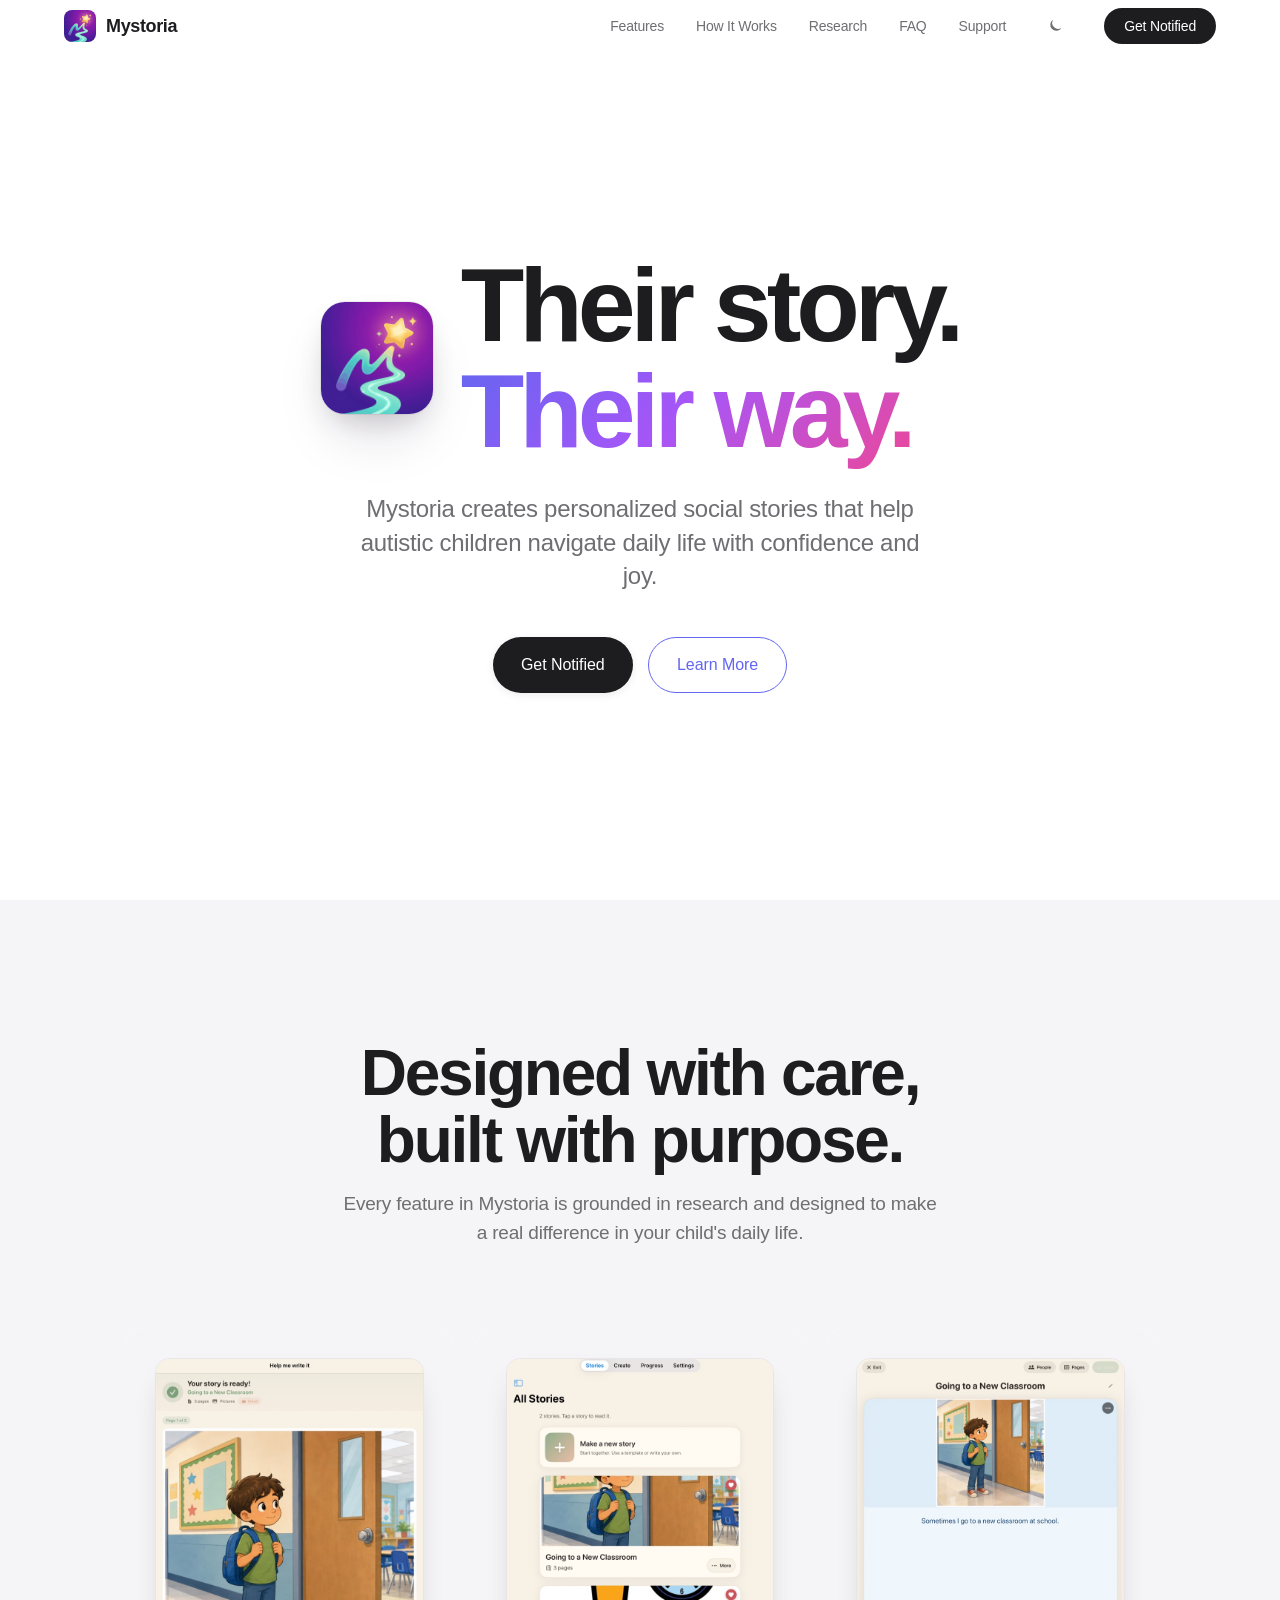
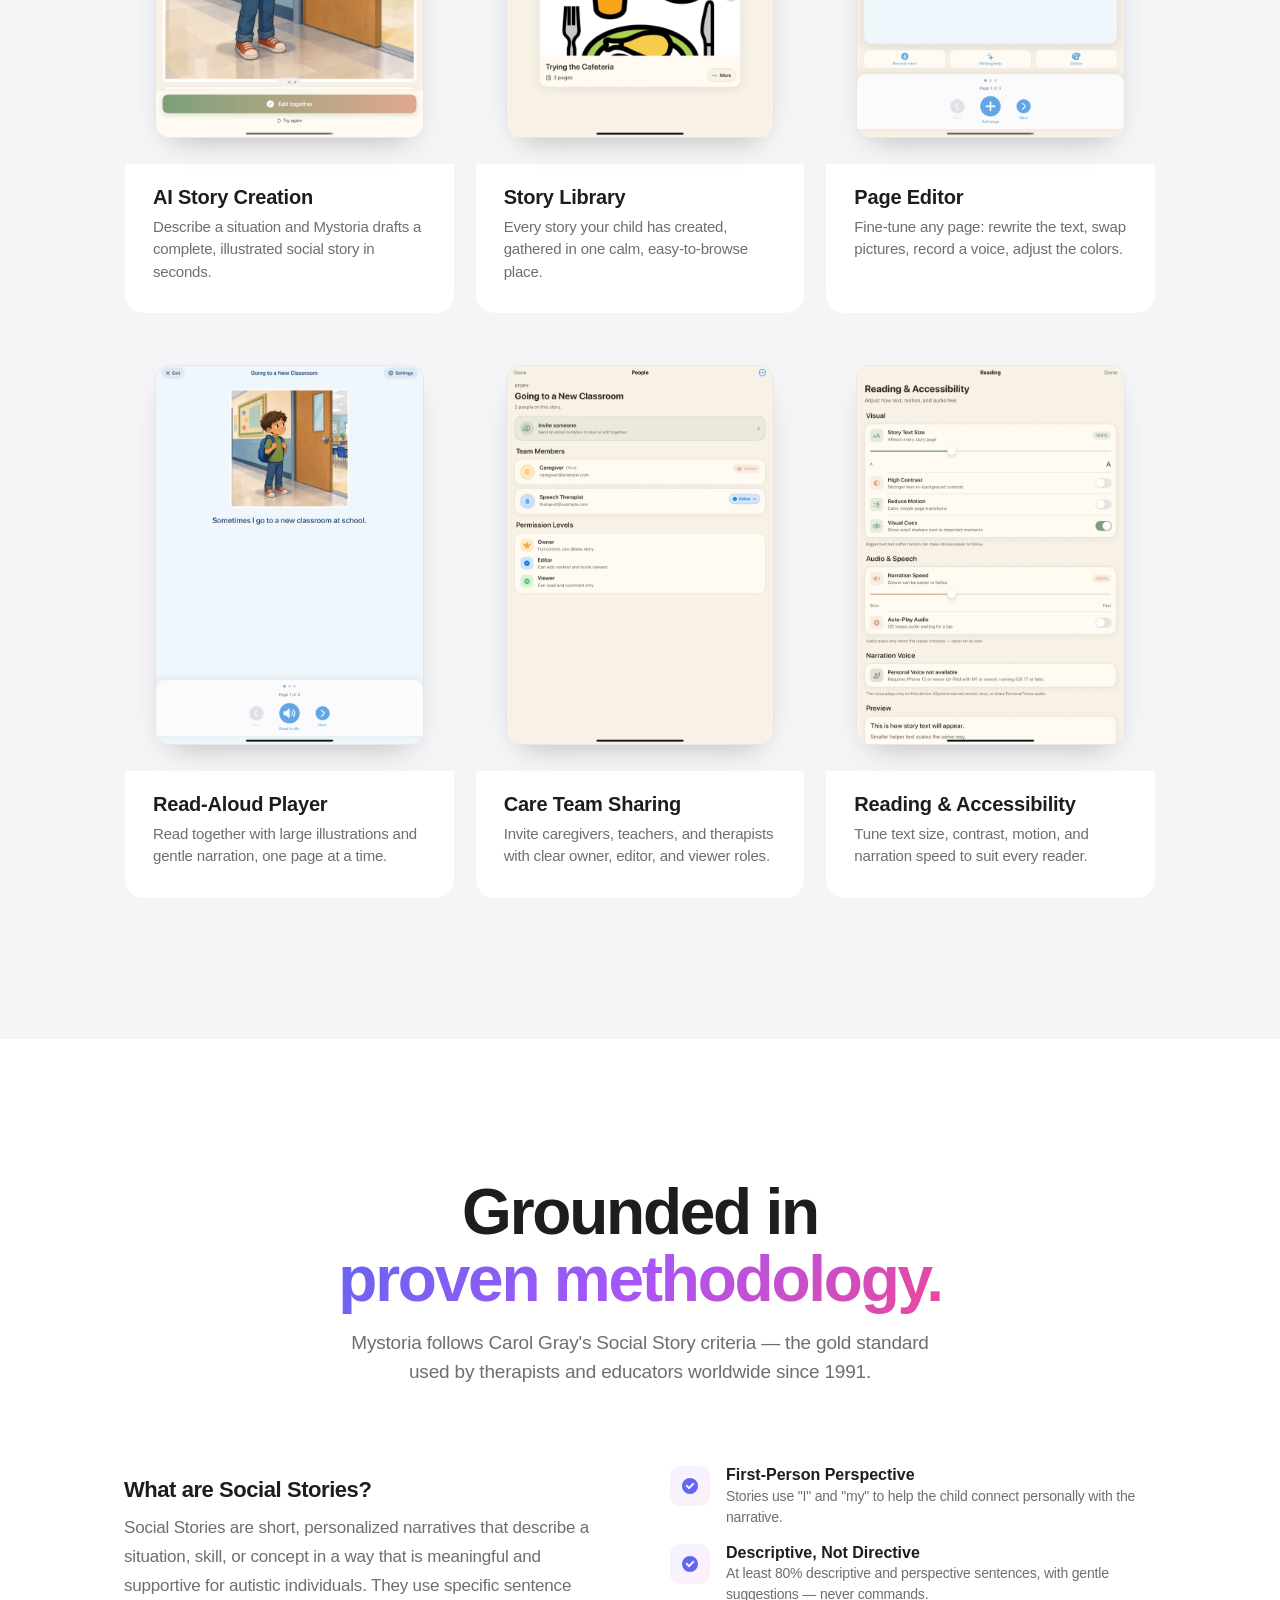
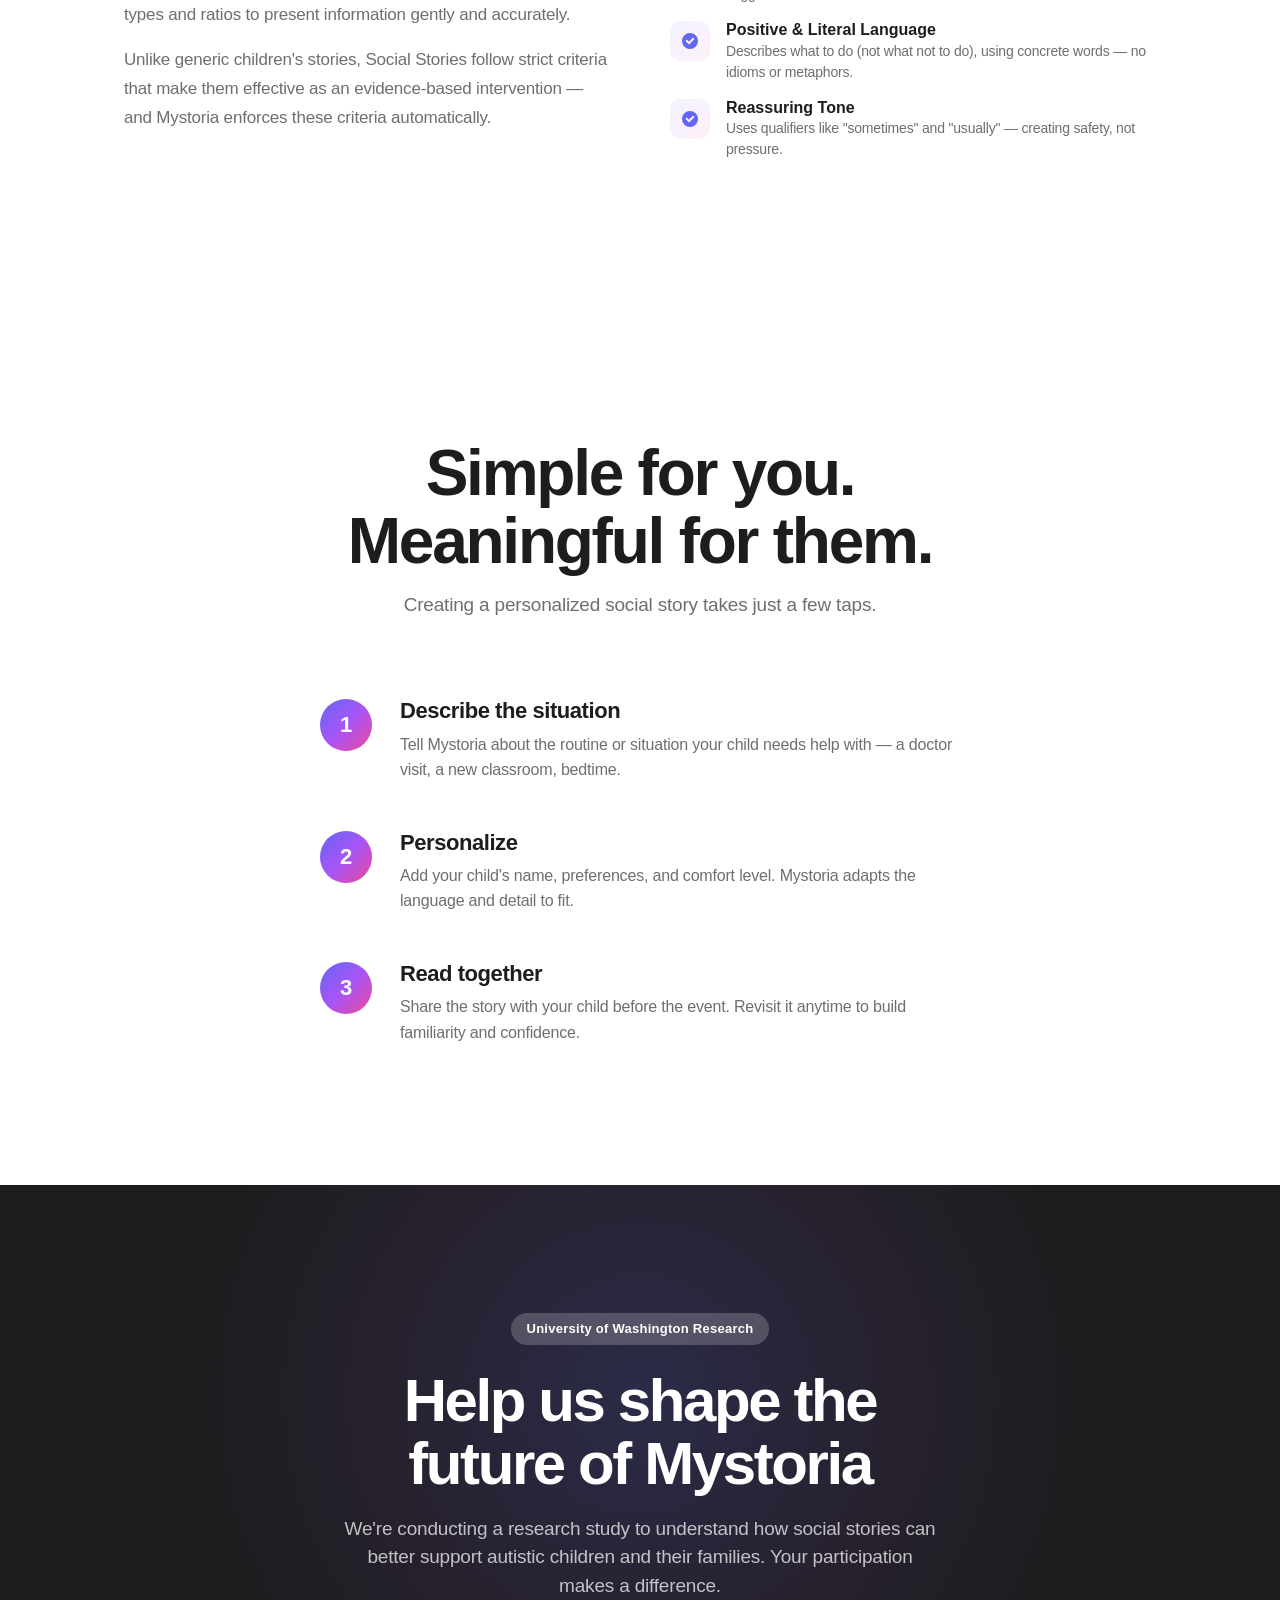
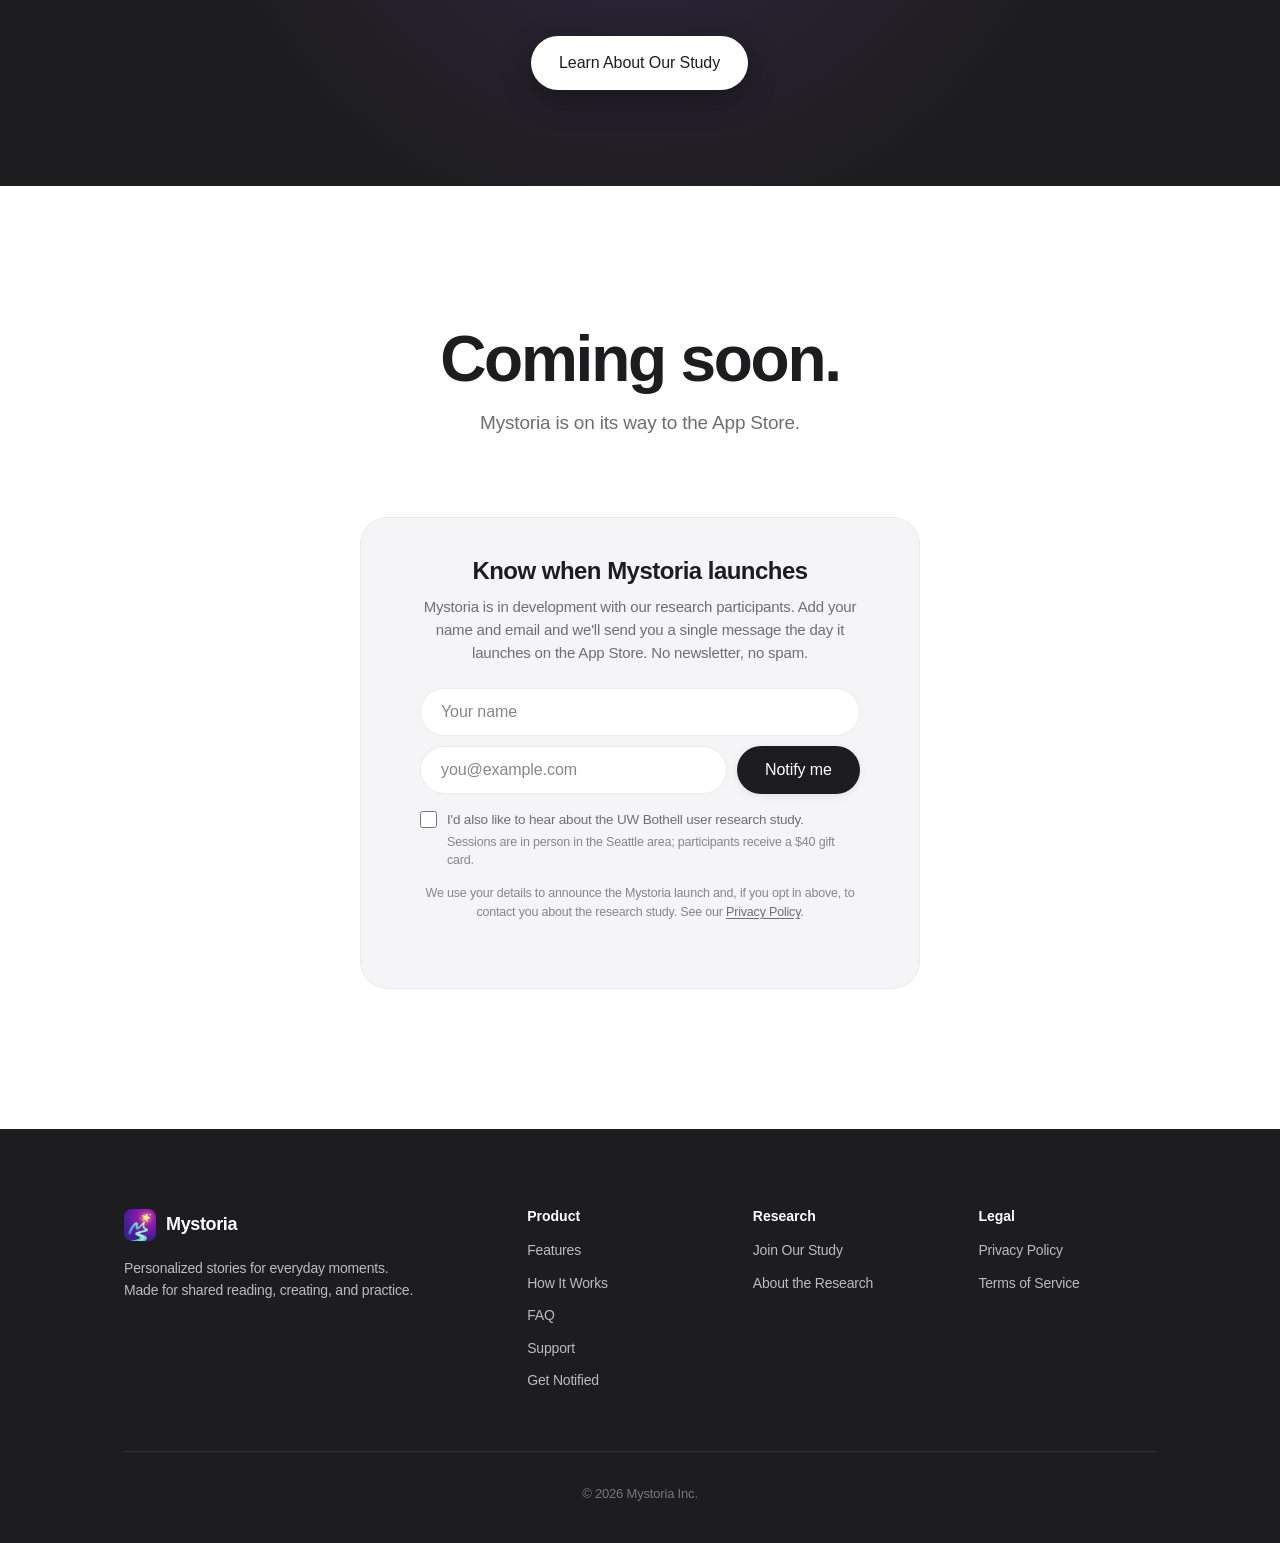
<file: index.html>
<!DOCTYPE html>
<html lang="en">
<head>
    <meta charset="UTF-8">
    <meta name="viewport" content="width=device-width, initial-scale=1.0">
    <script>(function(){try{var t=localStorage.getItem('theme');if(!t)t=window.matchMedia('(prefers-color-scheme: dark)').matches?'dark':'light';document.documentElement.dataset.theme=t;}catch(e){}})();</script>
    <meta name="theme-color" content="#ffffff" media="(prefers-color-scheme: light)">
    <meta name="theme-color" content="#000000" media="(prefers-color-scheme: dark)">
    <title>Mystoria — Personalized Social Stories for Your Child</title>
    <meta name="description" content="Mystoria creates personalized social stories that help autistic children navigate daily routines with confidence and joy.">
    <link rel="canonical" href="https://my-storia.com/">

    <!-- Open Graph -->
    <meta property="og:title" content="Mystoria — Personalized Social Stories">
    <meta property="og:description" content="LLM-powered social stories built on Carol Gray's methodology, designed for autistic children and their families.">
    <meta property="og:type" content="website">
    <meta property="og:url" content="https://my-storia.com">
    <meta property="og:image" content="https://my-storia.com/images/og-image.png">

    <!-- Twitter -->
    <meta name="twitter:card" content="summary_large_image">
    <meta name="twitter:title" content="Mystoria — Personalized Social Stories">
    <meta name="twitter:description" content="LLM-powered social stories built on Carol Gray's methodology, designed for autistic children and their families.">

    <!-- Favicon -->
    <link rel="icon" type="image/png" href="images/favicon.png">
    <link rel="apple-touch-icon" href="images/apple-touch-icon.png">

    <!-- Fonts: SF Pro via system stack (Apple's own approach) -->

    <link rel="stylesheet" href="css/style.css">

    <!-- Structured data -->
    <script type="application/ld+json">
    {
      "@context": "https://schema.org",
      "@graph": [
        {
          "@type": "Organization",
          "@id": "https://my-storia.com/#organization",
          "name": "Mystoria",
          "url": "https://my-storia.com",
          "logo": "https://my-storia.com/images/app-icon.png",
          "description": "Mystoria creates personalized social stories that help autistic children navigate daily routines with confidence and joy."
        },
        {
          "@type": "WebSite",
          "@id": "https://my-storia.com/#website",
          "url": "https://my-storia.com",
          "name": "Mystoria",
          "publisher": { "@id": "https://my-storia.com/#organization" },
          "inLanguage": "en"
        },
        {
          "@type": "MobileApplication",
          "name": "Mystoria",
          "applicationCategory": "EducationalApplication",
          "operatingSystem": "iOS",
          "description": "LLM-powered personalized social stories built on Carol Gray's methodology, designed for autistic children and their families.",
          "image": "https://my-storia.com/images/app-icon.png",
          "publisher": { "@id": "https://my-storia.com/#organization" },
          "offers": {
            "@type": "Offer",
            "price": "0",
            "priceCurrency": "USD"
          }
        }
      ]
    }
    </script>
</head>
<body>
    <!-- Navigation -->
    <nav class="nav" id="nav">
        <div class="nav-container">
            <a href="/" class="nav-logo">
                <img src="images/app-icon.png" alt="Mystoria" class="nav-logo-img">
                Mystoria
            </a>
            <button class="nav-toggle" id="nav-toggle" aria-label="Toggle menu">
                <span></span>
                <span></span>
                <span></span>
            </button>
            <div class="nav-links" id="nav-links">
                <a href="#features">Features</a>
                <a href="#how-it-works">How It Works</a>
                <a href="research.html">Research</a>
                <a href="faq.html">FAQ</a>
                <a href="support.html">Support</a>
                <button class="theme-toggle" id="theme-toggle" aria-label="Toggle color theme" type="button">
                    <svg class="theme-icon theme-icon--moon" viewBox="0 0 24 24" fill="none" aria-hidden="true"><path d="M20.5 14.5A8 8 0 0 1 9.5 3.5a8 8 0 1 0 11 11z" fill="currentColor"/></svg>
                    <svg class="theme-icon theme-icon--sun" viewBox="0 0 24 24" fill="none" aria-hidden="true"><circle cx="12" cy="12" r="4" fill="currentColor"/><g stroke="currentColor" stroke-width="2" stroke-linecap="round"><line x1="12" y1="3" x2="12" y2="5"/><line x1="12" y1="19" x2="12" y2="21"/><line x1="3" y1="12" x2="5" y2="12"/><line x1="19" y1="12" x2="21" y2="12"/><line x1="5.6" y1="5.6" x2="6.8" y2="6.8"/><line x1="17.2" y1="17.2" x2="18.4" y2="18.4"/><line x1="5.6" y1="18.4" x2="6.8" y2="17.2"/><line x1="17.2" y1="6.8" x2="18.4" y2="5.6"/></g></svg>
                </button>
                <a href="#download" class="nav-cta">Get Notified</a>
            </div>
        </div>
    </nav>

    <!-- Hero -->
    <section class="hero">
        <div class="hero-content">
            <div class="hero-headline">
                <img src="images/app-icon.png" alt="Mystoria app icon" class="hero-app-icon">
                <h1 class="hero-title">
                    Their story.<br>
                    <span class="gradient-text">Their way.</span>
                </h1>
            </div>
            <p class="hero-subtitle">
                Mystoria creates personalized social stories that help autistic children
                navigate daily life with confidence and joy.
            </p>
            <div class="hero-actions">
                <a href="#download" class="btn btn-primary">Get Notified</a>
                <a href="#features" class="btn btn-secondary">Learn More</a>
            </div>
        </div>
    </section>

    <!-- Features -->
    <section class="section features" id="features">
        <div class="container">
            <div class="section-header animate-on-scroll">
                <h2 class="section-title">Designed with care,<br>built with purpose.</h2>
                <p class="section-subtitle">Every feature in Mystoria is grounded in research and designed to make a real difference in your child's daily life.</p>
            </div>
            <div class="features-grid">
                <div class="feature-card animate-on-scroll">
                    <div class="feature-stage">
                        <img src="images/screenshots/ai-preview.jpg" alt="An AI-generated story preview in Mystoria" class="feature-shot" width="720" height="1019" loading="lazy">
                    </div>
                    <div class="feature-text">
                        <h3>AI Story Creation</h3>
                        <p>Describe a situation and Mystoria drafts a complete, illustrated social story in seconds.</p>
                    </div>
                </div>
                <div class="feature-card animate-on-scroll">
                    <div class="feature-stage">
                        <img src="images/screenshots/library.jpg" alt="The story library in Mystoria" class="feature-shot" width="720" height="1019" loading="lazy">
                    </div>
                    <div class="feature-text">
                        <h3>Story Library</h3>
                        <p>Every story your child has created, gathered in one calm, easy-to-browse place.</p>
                    </div>
                </div>
                <div class="feature-card animate-on-scroll">
                    <div class="feature-stage">
                        <img src="images/screenshots/editor.jpg" alt="Editing a story page in Mystoria" class="feature-shot" width="720" height="1019" loading="lazy">
                    </div>
                    <div class="feature-text">
                        <h3>Page Editor</h3>
                        <p>Fine-tune any page: rewrite the text, swap pictures, record a voice, adjust the colors.</p>
                    </div>
                </div>
                <div class="feature-card animate-on-scroll">
                    <div class="feature-stage">
                        <img src="images/screenshots/player.jpg" alt="Reading a story in Mystoria's read-aloud player" class="feature-shot" width="720" height="1019" loading="lazy">
                    </div>
                    <div class="feature-text">
                        <h3>Read-Aloud Player</h3>
                        <p>Read together with large illustrations and gentle narration, one page at a time.</p>
                    </div>
                </div>
                <div class="feature-card animate-on-scroll">
                    <div class="feature-stage">
                        <img src="images/screenshots/collaboration.jpg" alt="Care team sharing and roles in Mystoria" class="feature-shot" width="720" height="1019" loading="lazy">
                    </div>
                    <div class="feature-text">
                        <h3>Care Team Sharing</h3>
                        <p>Invite caregivers, teachers, and therapists with clear owner, editor, and viewer roles.</p>
                    </div>
                </div>
                <div class="feature-card animate-on-scroll">
                    <div class="feature-stage">
                        <img src="images/screenshots/accessibility.jpg" alt="Reading and accessibility settings in Mystoria" class="feature-shot" width="720" height="1019" loading="lazy">
                    </div>
                    <div class="feature-text">
                        <h3>Reading &amp; Accessibility</h3>
                        <p>Tune text size, contrast, motion, and narration speed to suit every reader.</p>
                    </div>
                </div>
            </div>
        </div>
    </section>

    <!-- Methodology -->
    <section class="section methodology" id="methodology">
        <div class="container">
            <div class="section-header animate-on-scroll">
                <h2 class="section-title">Grounded in<br><span class="gradient-text">proven methodology.</span></h2>
                <p class="section-subtitle">Mystoria follows Carol Gray's Social Story criteria — the gold standard used by therapists and educators worldwide since 1991.</p>
            </div>
            <div class="methodology-content">
                <div class="methodology-text animate-on-scroll">
                    <h3>What are Social Stories?</h3>
                    <p>Social Stories are short, personalized narratives that describe a situation, skill, or concept in a way that is meaningful and supportive for autistic individuals. They use specific sentence types and ratios to present information gently and accurately.</p>
                    <p>Unlike generic children's stories, Social Stories follow strict criteria that make them effective as an evidence-based intervention — and Mystoria enforces these criteria automatically.</p>
                </div>
                <ul class="methodology-principles animate-on-scroll">
                    <li>
                        <div class="principle-icon">
                            <svg width="20" height="20" viewBox="0 0 20 20" fill="none"><path d="M10 2a8 8 0 100 16 8 8 0 000-16zm-1 11.5L5.5 10l1.4-1.4L9 10.7l4.1-4.1 1.4 1.4L9 13.5z" fill="url(#pg1)"/><defs><linearGradient id="pg1" x1="2" y1="2" x2="18" y2="18"><stop stop-color="#6366f1"/><stop offset="1" stop-color="#a855f7"/></linearGradient></defs></svg>
                        </div>
                        <div class="principle-text">
                            <h4>First-Person Perspective</h4>
                            <p>Stories use "I" and "my" to help the child connect personally with the narrative.</p>
                        </div>
                    </li>
                    <li>
                        <div class="principle-icon">
                            <svg width="20" height="20" viewBox="0 0 20 20" fill="none"><path d="M10 2a8 8 0 100 16 8 8 0 000-16zm-1 11.5L5.5 10l1.4-1.4L9 10.7l4.1-4.1 1.4 1.4L9 13.5z" fill="url(#pg2)"/><defs><linearGradient id="pg2" x1="2" y1="2" x2="18" y2="18"><stop stop-color="#6366f1"/><stop offset="1" stop-color="#a855f7"/></linearGradient></defs></svg>
                        </div>
                        <div class="principle-text">
                            <h4>Descriptive, Not Directive</h4>
                            <p>At least 80% descriptive and perspective sentences, with gentle suggestions — never commands.</p>
                        </div>
                    </li>
                    <li>
                        <div class="principle-icon">
                            <svg width="20" height="20" viewBox="0 0 20 20" fill="none"><path d="M10 2a8 8 0 100 16 8 8 0 000-16zm-1 11.5L5.5 10l1.4-1.4L9 10.7l4.1-4.1 1.4 1.4L9 13.5z" fill="url(#pg3)"/><defs><linearGradient id="pg3" x1="2" y1="2" x2="18" y2="18"><stop stop-color="#6366f1"/><stop offset="1" stop-color="#a855f7"/></linearGradient></defs></svg>
                        </div>
                        <div class="principle-text">
                            <h4>Positive & Literal Language</h4>
                            <p>Describes what to do (not what not to do), using concrete words — no idioms or metaphors.</p>
                        </div>
                    </li>
                    <li>
                        <div class="principle-icon">
                            <svg width="20" height="20" viewBox="0 0 20 20" fill="none"><path d="M10 2a8 8 0 100 16 8 8 0 000-16zm-1 11.5L5.5 10l1.4-1.4L9 10.7l4.1-4.1 1.4 1.4L9 13.5z" fill="url(#pg4)"/><defs><linearGradient id="pg4" x1="2" y1="2" x2="18" y2="18"><stop stop-color="#6366f1"/><stop offset="1" stop-color="#a855f7"/></linearGradient></defs></svg>
                        </div>
                        <div class="principle-text">
                            <h4>Reassuring Tone</h4>
                            <p>Uses qualifiers like "sometimes" and "usually" — creating safety, not pressure.</p>
                        </div>
                    </li>
                </ul>
            </div>
        </div>
    </section>

    <!-- How It Works -->
    <section class="section how-it-works" id="how-it-works">
        <div class="container">
            <div class="section-header animate-on-scroll">
                <h2 class="section-title">Simple for you.<br>Meaningful for them.</h2>
                <p class="section-subtitle">Creating a personalized social story takes just a few taps.</p>
            </div>
            <div class="steps">
                <div class="step animate-on-scroll">
                    <div class="step-number">1</div>
                    <div class="step-content">
                        <h3>Describe the situation</h3>
                        <p>Tell Mystoria about the routine or situation your child needs help with — a doctor visit, a new classroom, bedtime.</p>
                    </div>
                </div>
                <div class="step animate-on-scroll">
                    <div class="step-number">2</div>
                    <div class="step-content">
                        <h3>Personalize</h3>
                        <p>Add your child's name, preferences, and comfort level. Mystoria adapts the language and detail to fit.</p>
                    </div>
                </div>
                <div class="step animate-on-scroll">
                    <div class="step-number">3</div>
                    <div class="step-content">
                        <h3>Read together</h3>
                        <p>Share the story with your child before the event. Revisit it anytime to build familiarity and confidence.</p>
                    </div>
                </div>
            </div>
        </div>
    </section>

    <!-- Research CTA -->
    <section class="research-cta-section animate-on-scroll">
        <div class="container">
            <span class="research-badge">University of Washington Research</span>
            <h2>Help us shape the future of Mystoria</h2>
            <p>We're conducting a research study to understand how social stories can better support autistic children and their families. Your participation makes a difference.</p>
            <a href="research.html" class="btn btn-primary">Learn About Our Study</a>
        </div>
    </section>

    <!-- Get Notified -->
    <section class="section download" id="download">
        <div class="container">
            <div class="section-header animate-on-scroll">
                <h2 class="section-title">Coming soon.</h2>
                <p class="section-subtitle">Mystoria is on its way to the App Store.</p>
            </div>
            <div class="notify-card animate-on-scroll">
                <h3 class="notify-title">Know when Mystoria launches</h3>
                <p class="notify-text">Mystoria is in development with our research participants. Add your name and email and we'll send you a single message the day it launches on the App Store. No newsletter, no spam.</p>
                <form class="notify-form" id="notify-form" novalidate>
                    <input type="text" name="name" id="notify-name" class="notify-input notify-input--full" placeholder="Your name" autocomplete="name" required aria-label="Your name">
                    <div class="notify-row">
                        <input type="email" name="email" id="notify-email" class="notify-input" placeholder="you@example.com" autocomplete="email" required aria-label="Email address">
                        <button type="submit" class="btn btn-primary notify-submit">Notify me</button>
                    </div>
                    <label class="notify-check">
                        <input type="checkbox" name="research" id="notify-research" value="yes">
                        <span class="notify-check-text">I'd also like to hear about the UW Bothell user research study.<span class="notify-check-note">Sessions are in person in the Seattle area; participants receive a $40 gift card.</span></span>
                    </label>
                    <input type="text" name="company" class="notify-hp" tabindex="-1" autocomplete="off" aria-hidden="true">
                    <p class="notify-consent">We use your details to announce the Mystoria launch and, if you opt in above, to contact you about the research study. See our <a href="privacy.html">Privacy Policy</a>.</p>
                    <p class="notify-status" id="notify-status" role="status" aria-live="polite"></p>
                </form>
            </div>
        </div>
    </section>

    <!-- Footer -->
    <footer class="footer">
        <div class="container">
            <div class="footer-grid">
                <div class="footer-brand">
                    <a href="/" class="nav-logo">
                        <img src="images/app-icon.png" alt="Mystoria" class="nav-logo-img">
                        Mystoria
                    </a>
                    <p>Personalized stories for everyday moments. Made for shared reading, creating, and practice.</p>
                </div>
                <div class="footer-links">
                    <h4>Product</h4>
                    <a href="#features">Features</a>
                    <a href="#how-it-works">How It Works</a>
                    <a href="faq.html">FAQ</a>
                    <a href="support.html">Support</a>
                    <a href="#download">Get Notified</a>
                </div>
                <div class="footer-links">
                    <h4>Research</h4>
                    <a href="research.html">Join Our Study</a>
                    <a href="research.html#about">About the Research</a>
                </div>
                <div class="footer-links">
                    <h4>Legal</h4>
                    <a href="privacy.html">Privacy Policy</a>
                    <a href="terms.html">Terms of Service</a>
                </div>
            </div>
            <div class="footer-bottom">
                <p>&copy; 2026 Mystoria Inc.</p>
            </div>
        </div>
    </footer>

    <script src="js/main.js"></script>
</body>
</html>
</file>
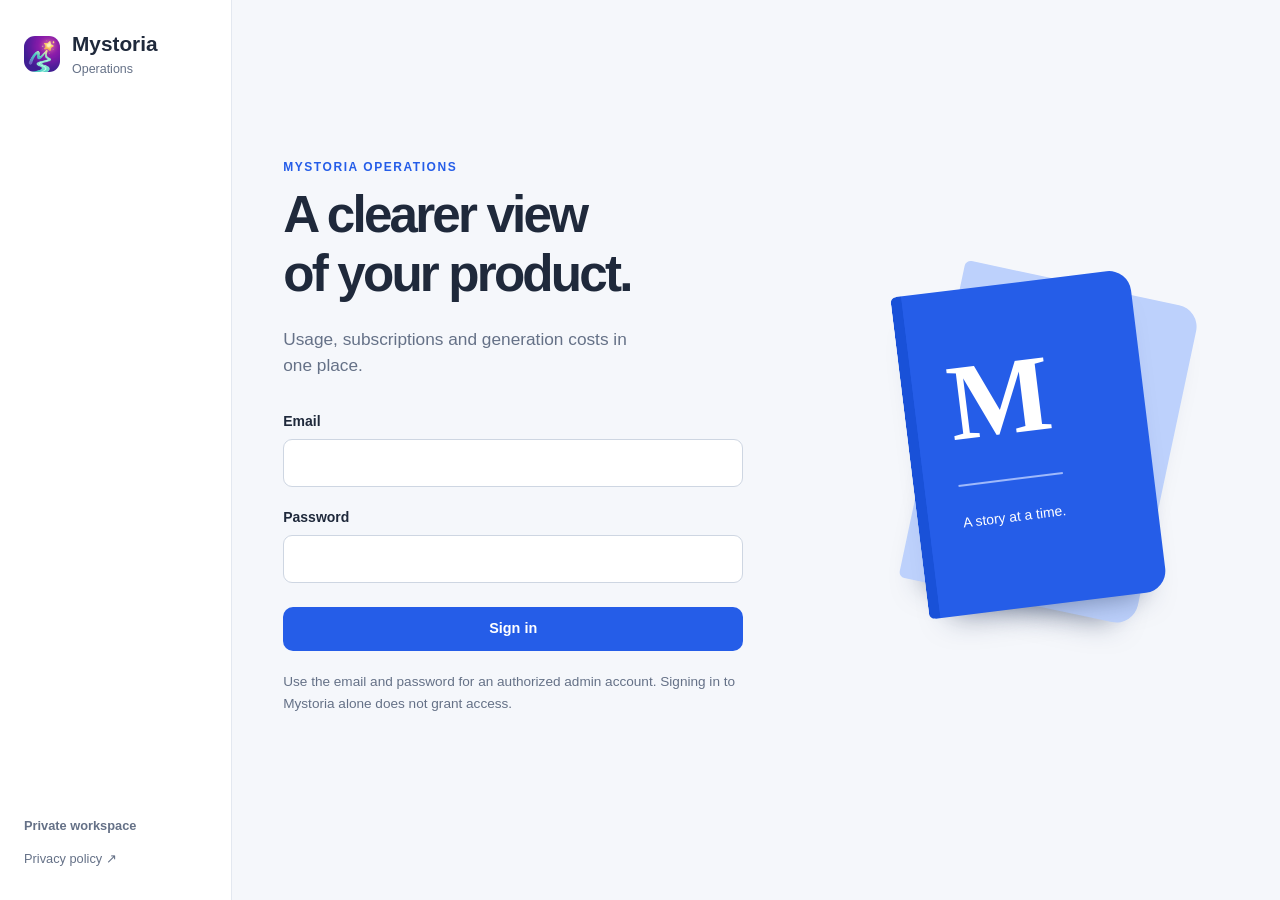
<file: admin/index.html>
<!doctype html>
<html lang="en">
<head>
  <meta charset="utf-8">
  <meta name="viewport" content="width=device-width,initial-scale=1">
  <meta name="robots" content="noindex,nofollow,noarchive">
  <meta name="referrer" content="no-referrer">
  <meta http-equiv="Content-Security-Policy" content="default-src 'none'; script-src 'self'; style-src 'self'; img-src 'self' data:; connect-src https://wglzksmvctkveoozakky.supabase.co; font-src 'self'; base-uri 'none'; form-action 'none'; object-src 'none'">
  <title>Mystoria · Operations</title>
  <link rel="icon" href="../images/favicon.png">
  <link rel="stylesheet" href="admin.css">
  <script type="module" src="admin.js"></script>
</head>
<body>
  <a class="skip" href="#main">Skip to content</a>
  <aside class="sidebar">
    <a class="brand" href="/"><img src="../images/app-icon.png" alt="" width="36" height="36"><span>Mystoria<small>Operations</small></span></a>
    <nav aria-label="Reports" id="navigation" hidden>
      <button type="button" data-view="overview" aria-current="page"><span aria-hidden="true">◫</span>Overview</button>
      <button type="button" data-view="accounts"><span aria-hidden="true">◎</span>Accounts & costs</button>
    </nav>
    <div class="sidebar-bottom"><span class="private-label">Private workspace</span><a href="../privacy.html">Privacy policy ↗</a><button id="sign-out" type="button" class="text-button" hidden>Sign out</button></div>
  </aside>
  <main id="main">
    <section id="login" class="login-layout">
      <div class="login-card">
        <p class="eyebrow">Mystoria operations</p>
        <h1>A clearer view<br>of your product.</h1>
        <p class="lede">Usage, subscriptions and generation costs in one place.</p>
        <form id="sign-in-form">
          <label for="email">Email</label><input id="email" name="email" type="email" autocomplete="username" required maxlength="254">
          <label for="password">Password</label><input id="password" name="password" type="password" autocomplete="current-password" required maxlength="1024">
          <button type="submit" class="primary">Sign in</button>
        </form>
        <p class="hint">Use the email and password for an authorized admin account. Signing in to Mystoria alone does not grant access.</p>
        <p id="login-status" role="status" aria-live="polite"></p>
      </div>
      <div class="login-aside" aria-hidden="true"><div class="book book-back"></div><div class="book book-front"><span>M</span><span class="book-rule"></span><small>A story at a time.</small></div></div>
    </section>
    <section id="workspace" hidden>
      <header class="workspace-header"><div><p class="eyebrow">Product health</p><h1 id="page-title">Overview</h1><p id="updated" class="muted">Choose a reporting window.</p></div><button id="refresh" class="secondary" type="button">Refresh data</button></header>
      <form id="filters" class="filter-bar">
        <label>Usage environment<select id="environment"><option value="production">Production</option><option value="development">Development</option></select></label>
        <label>Reporting window<select id="period"><option value="7">Last 7 days</option><option value="30" selected>Last 30 days</option><option value="90">Last 90 days</option></select></label>
        <span class="filter-note">UTC · API costs in USD</span>
      </form>
      <p id="report-status" class="status" role="status" aria-live="polite"></p>
      <div id="report-content" hidden>
        <section id="overview-view">
          <div id="metrics" class="metrics"></div>
          <div class="report-grid">
            <section class="panel"><div class="panel-heading"><div><h2>From first open to first story</h2><p>Participating accounts first observed in this window.</p></div></div><div id="funnel" class="funnel"></div><p class="footnote">These are observed milestones, not a complete signup conversion funnel. Earlier activity and people who leave usage sharing off are not measured.</p></section>
            <section class="panel"><div class="panel-heading"><div><h2>Coming back</h2><p>Only accounts with a complete follow-up window are included.</p></div></div><div id="retention" class="retention"></div><div id="community" class="small-summary"></div></section>
          </div>
          <section class="panel"><div class="panel-heading"><div><h2>Generation costs</h2><p>Recorded API estimates, including costs from failed requests.</p></div></div><div id="cost-summary" class="cost-summary"></div><div class="table-scroll"><table><thead><tr><th scope="col">Environment</th><th scope="col">Purchase type</th><th scope="col">Requests</th><th scope="col">Known estimate</th><th scope="col">Unknown costs</th></tr></thead><tbody id="cost-rows"></tbody></table></div><p class="footnote">Estimates are not invoices or profit. They exclude Apple fees, hosting and other operating costs. Missing estimates remain unknown.</p></section>
          <section class="panel"><div class="panel-heading"><div><h2>Coverage & subscriptions</h2><p>Use these boundaries when interpreting the numbers.</p></div></div><div id="coverage" class="coverage"></div><details class="footnote"><summary>Measurement definitions</summary><div id="definitions"></div></details></section>
        </section>
        <section id="accounts-view" hidden>
          <section class="panel"><div class="panel-heading accounts-heading"><div><h2>Account activity</h2><p>No names, emails, stories or photos appear in this report.</p></div><label>Find account<input id="account-search" type="search" placeholder="Account ID" maxlength="64" autocomplete="off"></label></div><p id="account-count" class="muted"></p><div class="table-scroll"><table><thead><tr><th scope="col">Account</th><th scope="col">First observed</th><th scope="col">Stories & reading</th><th scope="col">Templates saved</th><th scope="col">AI requests</th><th scope="col">Known estimate</th><th scope="col"><span class="sr-only">Details</span></th></tr></thead><tbody id="account-rows"></tbody></table></div><p id="account-limit" class="footnote"></p></section>
        </section>
      </div>
    </section>
    <noscript><p>Enable JavaScript to sign in to this private workspace.</p></noscript>
  </main>
  <dialog id="account-dialog"><div class="dialog-heading"><div><p class="eyebrow">Generation history</p><h2 id="account-title">Account</h2></div><button id="close-detail" class="secondary" type="button">Close</button></div><p id="detail-status" role="status" aria-live="polite"></p><div id="detail-body" hidden><div id="detail-summary" class="cost-summary"></div><h3>Latest requests · all provider environments</h3><div class="table-scroll"><table><thead><tr><th scope="col">Date · UTC</th><th scope="col">Operation</th><th scope="col">Model</th><th scope="col">Result</th><th scope="col">Duration</th><th scope="col">Estimate · USD</th></tr></thead><tbody id="request-rows"></tbody></table></div><p id="request-limit" class="footnote"></p></div></dialog>
</body>
</html>
</file>
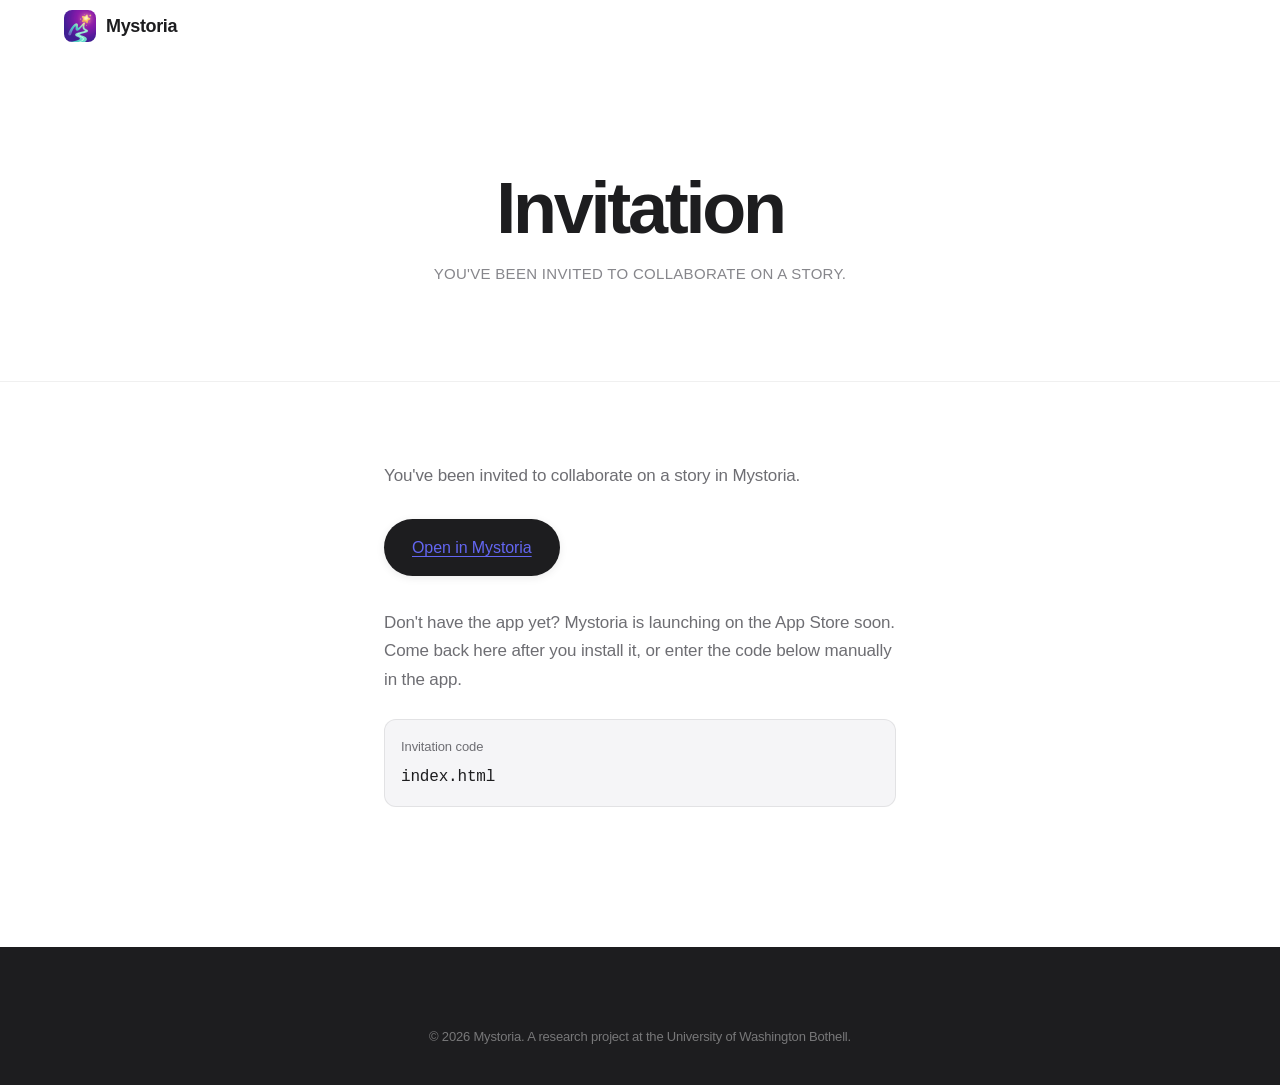
<file: invite/index.html>
<!DOCTYPE html>
<html lang="en">
<head>
    <meta charset="UTF-8">
    <meta name="viewport" content="width=device-width, initial-scale=1.0">
    <script>(function(){try{var t=localStorage.getItem('theme');if(!t)t=window.matchMedia('(prefers-color-scheme: dark)').matches?'dark':'light';document.documentElement.dataset.theme=t;}catch(e){}})();</script>
    <meta name="theme-color" content="#ffffff" media="(prefers-color-scheme: light)">
    <meta name="theme-color" content="#000000" media="(prefers-color-scheme: dark)">
    <title>Invitation — Mystoria</title>
    <meta name="description" content="Open your Mystoria collaboration invitation.">
    <meta name="robots" content="noindex">
    <link rel="icon" type="image/png" href="/images/favicon.png">
    <link rel="apple-touch-icon" href="/images/apple-touch-icon.png">
    <link rel="stylesheet" href="/css/style.css">
</head>
<body>
    <nav class="nav" id="nav">
        <div class="nav-container">
            <a href="/" class="nav-logo">
                <img src="/images/app-icon.png" alt="Mystoria" class="nav-logo-img">
                Mystoria
            </a>
        </div>
    </nav>

    <section class="page-hero">
        <h1 id="invite-heading">Invitation</h1>
        <p id="invite-subtitle">Loading your invitation…</p>
    </section>

    <section class="page-content">
        <div class="container" style="max-width: 560px;">
            <div id="invite-body" style="display:none;">
                <p>You've been invited to collaborate on a story in Mystoria.</p>

                <p style="margin-top: 28px;">
                    <a id="open-app-link" class="btn btn-primary" href="#" style="display:inline-block;">Open in Mystoria</a>
                </p>

                <p style="margin-top: 32px; color: var(--text-secondary);">
                    Don't have the app yet? Mystoria is launching on the App Store soon. Come back here after you install it, or enter the code below manually in the app.
                </p>

                <div style="margin-top: 24px; padding: 16px; background: var(--bg-secondary); border: 1px solid var(--border); border-radius: var(--radius-sm);">
                    <p style="font-size: 13px; margin: 0 0 6px; color: var(--text-secondary);">Invitation code</p>
                    <code id="invite-token" style="font-size: 16px; font-family: 'SF Mono', Menlo, monospace; word-break: break-all;"></code>
                </div>
            </div>

            <div id="invite-missing" style="display:none;">
                <p>This invitation link looks incomplete.</p>
                <p>Please open the original email and tap the <strong>Accept Invitation</strong> button, or copy the invitation code and enter it manually in the Mystoria app.</p>
                <p style="margin-top: 32px;"><a href="/" class="btn btn-primary" style="display:inline-block;">Back to Mystoria</a></p>
            </div>
        </div>
    </section>

    <footer class="footer">
        <div class="container">
            <div class="footer-bottom" style="border-top: none; padding-top: 0;">
                <p>&copy; 2026 Mystoria. A research project at the University of Washington Bothell.</p>
            </div>
        </div>
    </footer>

    <script>
        (function () {
            // Extract token from path: /invite/{token}
            // On GitHub Pages, /invite/{token} routes here through 404.html, but this
            // page is also reachable at /invite/?token=... or /invite/#... as a
            // manual fallback.
            function extractToken() {
                var path = window.location.pathname.replace(/\/+$/, '');
                var parts = path.split('/');
                if (parts.length >= 3 && parts[1] === 'invite' && parts[2]) {
                    return decodeURIComponent(parts[2]);
                }
                var params = new URLSearchParams(window.location.search);
                if (params.get('token')) return params.get('token');
                if (window.location.hash && window.location.hash.length > 1) {
                    return decodeURIComponent(window.location.hash.slice(1));
                }
                return null;
            }

            var token = extractToken();
            var subtitle = document.getElementById('invite-subtitle');
            var body = document.getElementById('invite-body');
            var missing = document.getElementById('invite-missing');
            var tokenEl = document.getElementById('invite-token');
            var openLink = document.getElementById('open-app-link');

            if (token) {
                subtitle.textContent = 'You\'ve been invited to collaborate on a story.';
                tokenEl.textContent = token;
                openLink.href = 'mystoria://invite/' + encodeURIComponent(token);
                body.style.display = '';
            } else {
                subtitle.textContent = 'This invitation link looks incomplete.';
                missing.style.display = '';
            }
        })();
    </script>
</body>
</html>
</file>
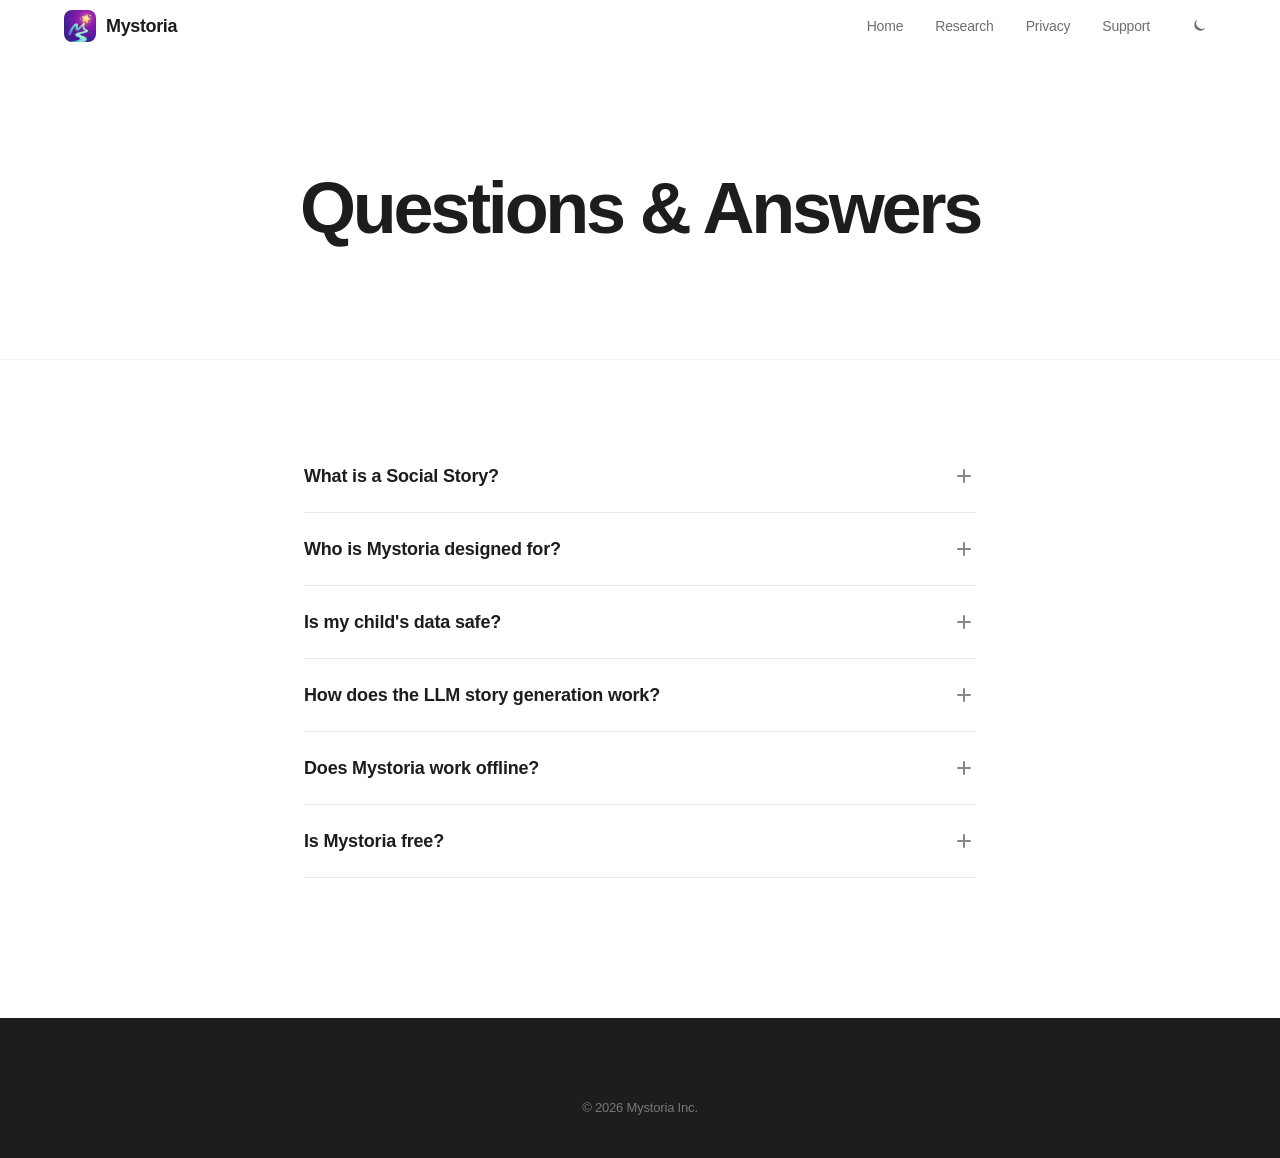
<file: faq.html>
<!DOCTYPE html>
<html lang="en">
<head>
    <meta charset="UTF-8">
    <meta name="viewport" content="width=device-width, initial-scale=1.0">
    <script>(function(){try{var t=localStorage.getItem('theme');if(!t)t=window.matchMedia('(prefers-color-scheme: dark)').matches?'dark':'light';document.documentElement.dataset.theme=t;}catch(e){}})();</script>
    <meta name="theme-color" content="#ffffff" media="(prefers-color-scheme: light)">
    <meta name="theme-color" content="#000000" media="(prefers-color-scheme: dark)">
    <title>FAQ — Mystoria</title>
    <meta name="description" content="Frequently asked questions about Mystoria — social stories, the app, privacy, and how story generation works.">
    <link rel="canonical" href="https://my-storia.com/faq.html">
    <link rel="icon" type="image/png" href="images/favicon.png">
    <link rel="stylesheet" href="css/style.css">

    <!-- Structured data -->
    <script type="application/ld+json">
    {
      "@context": "https://schema.org",
      "@type": "FAQPage",
      "mainEntity": [
        {
          "@type": "Question",
          "name": "What is a Social Story?",
          "acceptedAnswer": {
            "@type": "Answer",
            "text": "A Social Story is a short, personalized narrative developed by Carol Gray that describes a situation, skill, or concept using specific sentence types and ratios. They are an evidence-based tool used by therapists, educators, and families to help autistic individuals understand and prepare for everyday situations."
          }
        },
        {
          "@type": "Question",
          "name": "Who is Mystoria designed for?",
          "acceptedAnswer": {
            "@type": "Answer",
            "text": "Mystoria is designed for both adults and children. Parents, caregivers, educators, and autistic individuals of all ages can use the app to create, customize, and read personalized social stories."
          }
        },
        {
          "@type": "Question",
          "name": "Is my child's data safe?",
          "acceptedAnswer": {
            "@type": "Answer",
            "text": "The current app saves your story library locally; cloud AI sends the content needed for your request to our providers. Same-account cloud sync, story sharing, and community templates are planned. These features will upload stories and included media, with private sync separate from sharing and community publication. They are not yet available in this build. See our Privacy Policy for current data flows and the planned changes."
          }
        },
        {
          "@type": "Question",
          "name": "How does the LLM story generation work?",
          "acceptedAnswer": {
            "@type": "Answer",
            "text": "When you describe a situation, Mystoria uses a large language model to generate a Social Story that follows Carol Gray's methodology — proper sentence ratios, first-person perspective, positive framing, and age-appropriate language. You can also create stories manually without using the LLM feature."
          }
        },
        {
          "@type": "Question",
          "name": "Does Mystoria work offline?",
          "acceptedAnswer": {
            "@type": "Answer",
            "text": "Saved stories can be read and edited offline. Optional on-device text generation requires a supported device and an initial model download. Cloud AI features require an internet connection."
          }
        },
        {
          "@type": "Question",
          "name": "Is Mystoria free?",
          "acceptedAnswer": {
            "@type": "Answer",
            "text": "Mystoria is free to download, with free reading, manual editing, templates, personal photos, and activities. Mystoria Plus adds cloud AI story and picture features with monthly allowances. US plans are $5.99 per month or $59.99 per year; your storefront shows the applicable price before purchase."
          }
        }
      ]
    }
    </script>
</head>
<body>
    <nav class="nav" id="nav">
        <div class="nav-container">
            <a href="/" class="nav-logo">
                <img src="images/app-icon.png" alt="Mystoria" class="nav-logo-img">
                Mystoria
            </a>
            <button class="nav-toggle" id="nav-toggle" aria-label="Toggle menu">
                <span></span><span></span><span></span>
            </button>
            <div class="nav-links" id="nav-links">
                <a href="/">Home</a>
                <a href="research.html">Research</a>
                <a href="privacy.html">Privacy</a>
                <a href="support.html">Support</a>
                <button class="theme-toggle" id="theme-toggle" aria-label="Toggle color theme" type="button">
                    <svg class="theme-icon theme-icon--moon" viewBox="0 0 24 24" fill="none" aria-hidden="true"><path d="M20.5 14.5A8 8 0 0 1 9.5 3.5a8 8 0 1 0 11 11z" fill="currentColor"/></svg>
                    <svg class="theme-icon theme-icon--sun" viewBox="0 0 24 24" fill="none" aria-hidden="true"><circle cx="12" cy="12" r="4" fill="currentColor"/><g stroke="currentColor" stroke-width="2" stroke-linecap="round"><line x1="12" y1="3" x2="12" y2="5"/><line x1="12" y1="19" x2="12" y2="21"/><line x1="3" y1="12" x2="5" y2="12"/><line x1="19" y1="12" x2="21" y2="12"/><line x1="5.6" y1="5.6" x2="6.8" y2="6.8"/><line x1="17.2" y1="17.2" x2="18.4" y2="18.4"/><line x1="5.6" y1="18.4" x2="6.8" y2="17.2"/><line x1="17.2" y1="6.8" x2="18.4" y2="5.6"/></g></svg>
                </button>
            </div>
        </div>
    </nav>

    <section class="page-hero">
        <h1>Questions &amp; Answers</h1>
    </section>

    <section class="page-content">
        <div class="container">
            <div class="faq-list animate-on-scroll">
                <div class="faq-item">
                    <button class="faq-question">
                        What is a Social Story?
                        <span class="faq-icon"></span>
                    </button>
                    <div class="faq-answer">
                        <p>A Social Story is a short, personalized narrative developed by Carol Gray that describes a situation, skill, or concept using specific sentence types and ratios. They are an evidence-based tool used by therapists, educators, and families to help autistic individuals understand and prepare for everyday situations.</p>
                    </div>
                </div>
                <div class="faq-item">
                    <button class="faq-question">
                        Who is Mystoria designed for?
                        <span class="faq-icon"></span>
                    </button>
                    <div class="faq-answer">
                        <p>Mystoria is designed for both adults and children. Parents, caregivers, educators, and autistic individuals of all ages can use the app to create, customize, and read personalized social stories.</p>
                    </div>
                </div>
                <div class="faq-item">
                    <button class="faq-question">
                        Is my child's data safe?
                        <span class="faq-icon"></span>
                    </button>
                    <div class="faq-answer">
                        <p>The current app saves your story library locally; cloud AI sends the content needed for your request to our providers. Same-account cloud sync, story sharing, and community templates are planned. These features will upload stories and included media, with private sync separate from sharing and community publication. They are not yet available in this build. See our Privacy Policy for current data flows and the planned changes.</p>
                    </div>
                </div>
                <div class="faq-item">
                    <button class="faq-question">
                        How does the LLM story generation work?
                        <span class="faq-icon"></span>
                    </button>
                    <div class="faq-answer">
                        <p>When you describe a situation, Mystoria uses a large language model to generate a Social Story that follows Carol Gray's methodology — proper sentence ratios, first-person perspective, positive framing, and age-appropriate language. You can also create stories manually without using the LLM feature.</p>
                    </div>
                </div>
                <div class="faq-item">
                    <button class="faq-question">
                        Does Mystoria work offline?
                        <span class="faq-icon"></span>
                    </button>
                    <div class="faq-answer">
                        <p>Saved stories can be read and edited offline. Optional on-device text generation requires a supported device and an initial model download. Cloud AI features require an internet connection.</p>
                    </div>
                </div>
                <div class="faq-item">
                    <button class="faq-question">
                        Is Mystoria free?
                        <span class="faq-icon"></span>
                    </button>
                    <div class="faq-answer">
                        <p>Mystoria is free to download, with free reading, manual editing, templates, personal photos, and activities. Mystoria Plus adds cloud AI story and picture features with monthly allowances. US plans are $5.99 per month or $59.99 per year; your storefront shows the applicable price before purchase.</p>
                    </div>
                </div>
            </div>
        </div>
    </section>

    <footer class="footer">
        <div class="container">
            <div class="footer-bottom" style="border-top: none; padding-top: 0;">
                <p>&copy; 2026 Mystoria Inc.</p>
            </div>
        </div>
    </footer>

    <script src="js/main.js"></script>
</body>
</html>
</file>
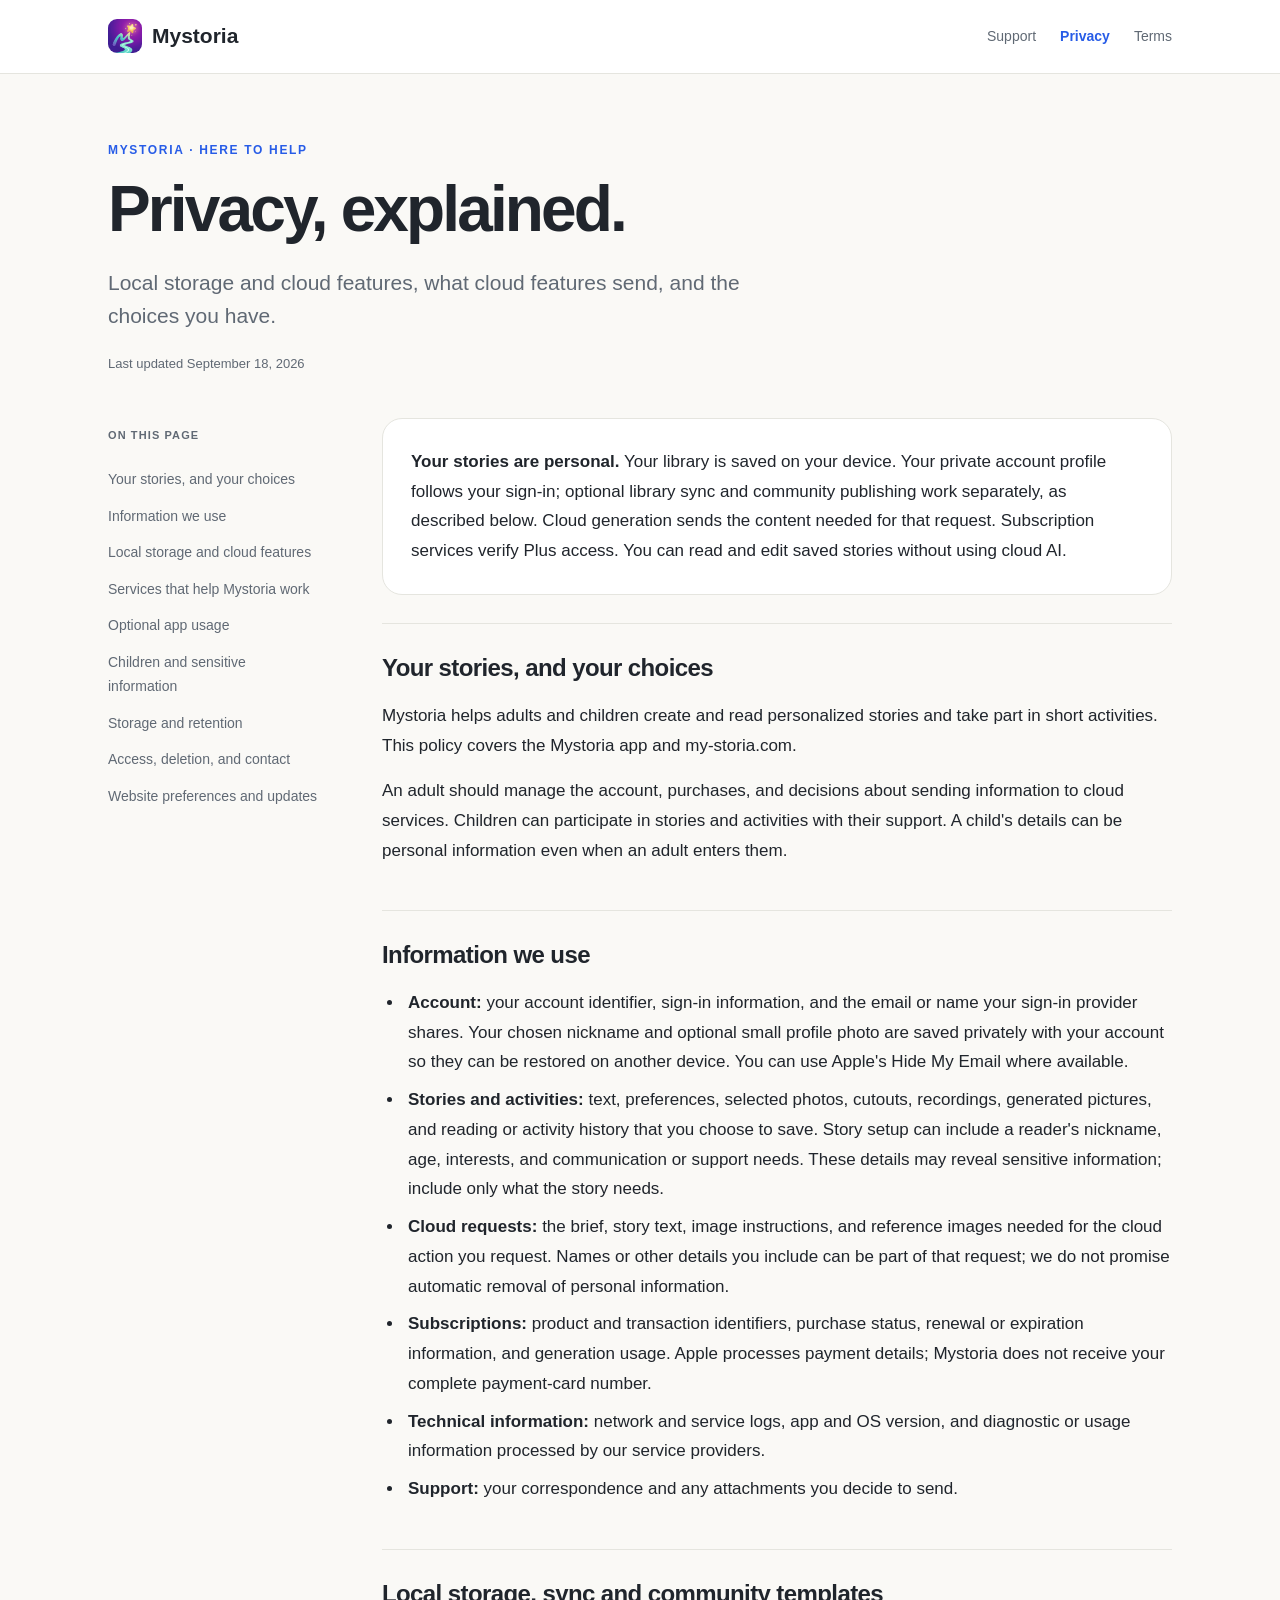
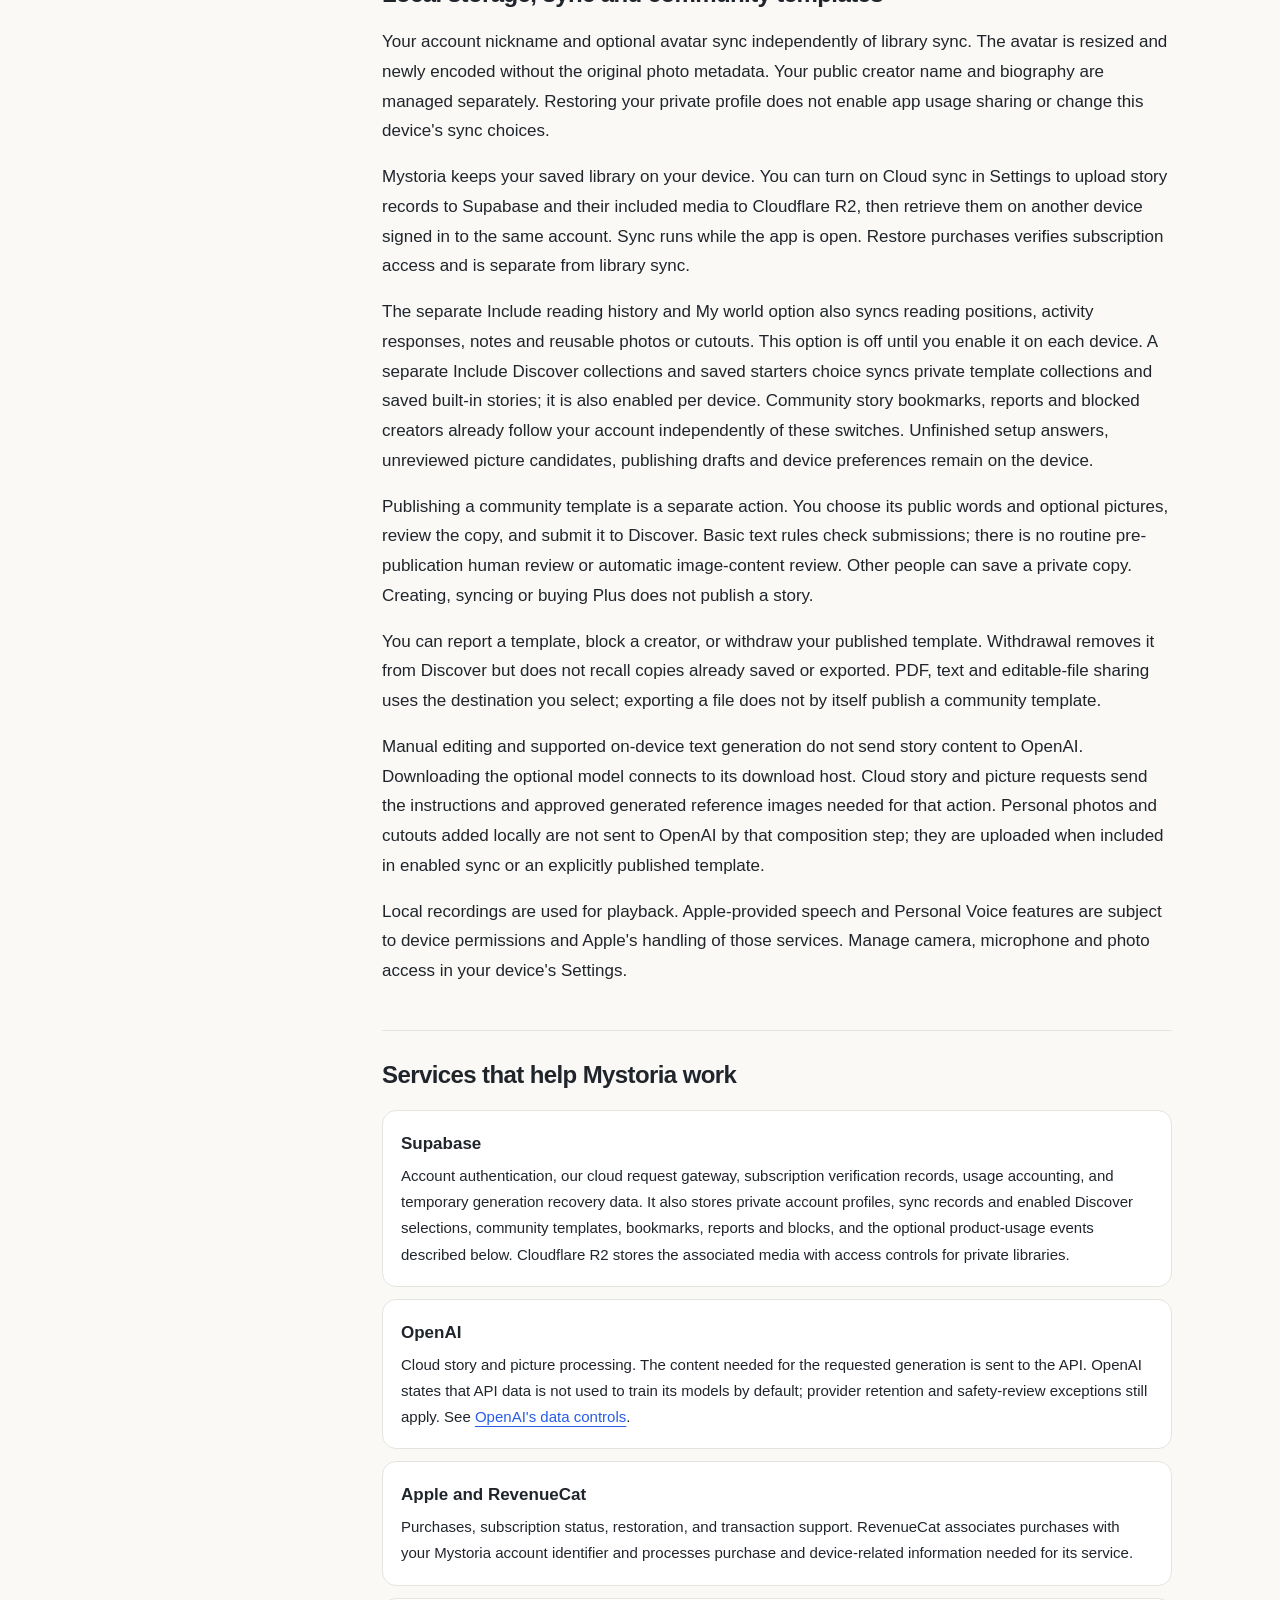
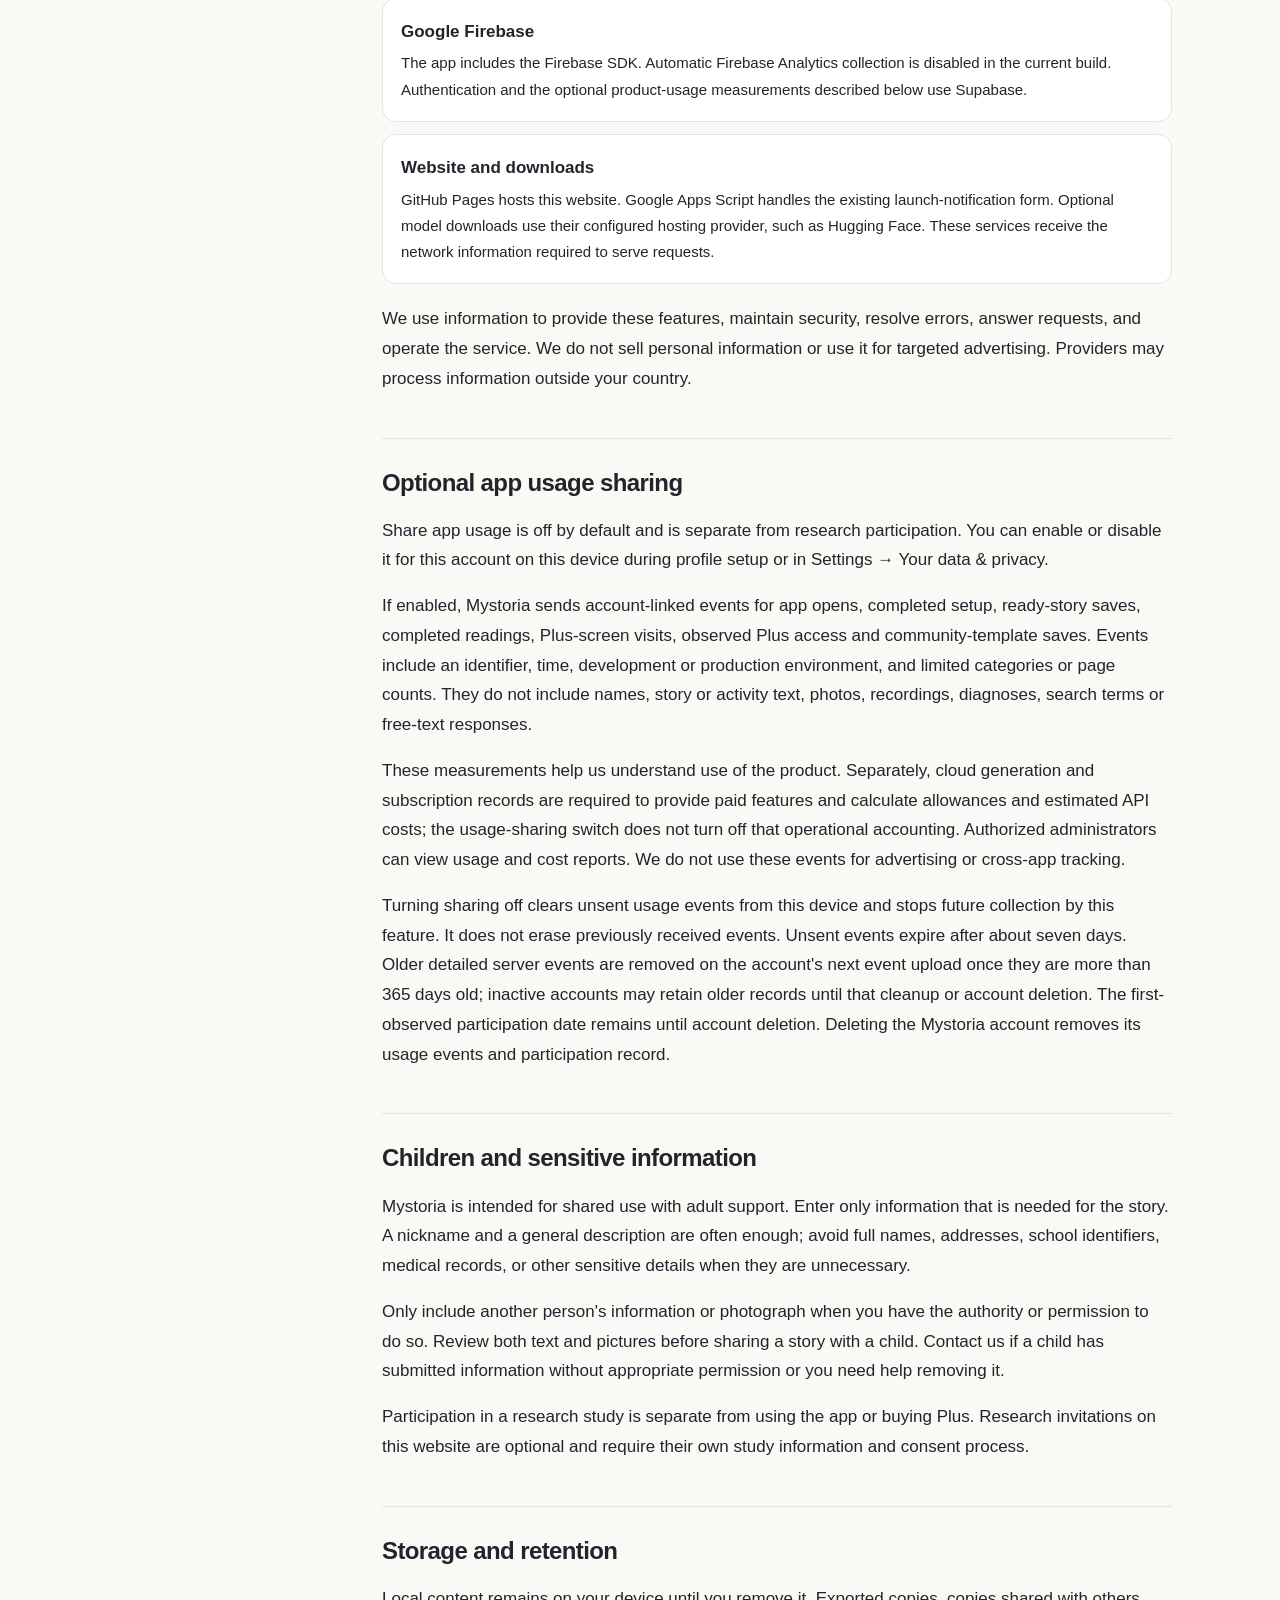
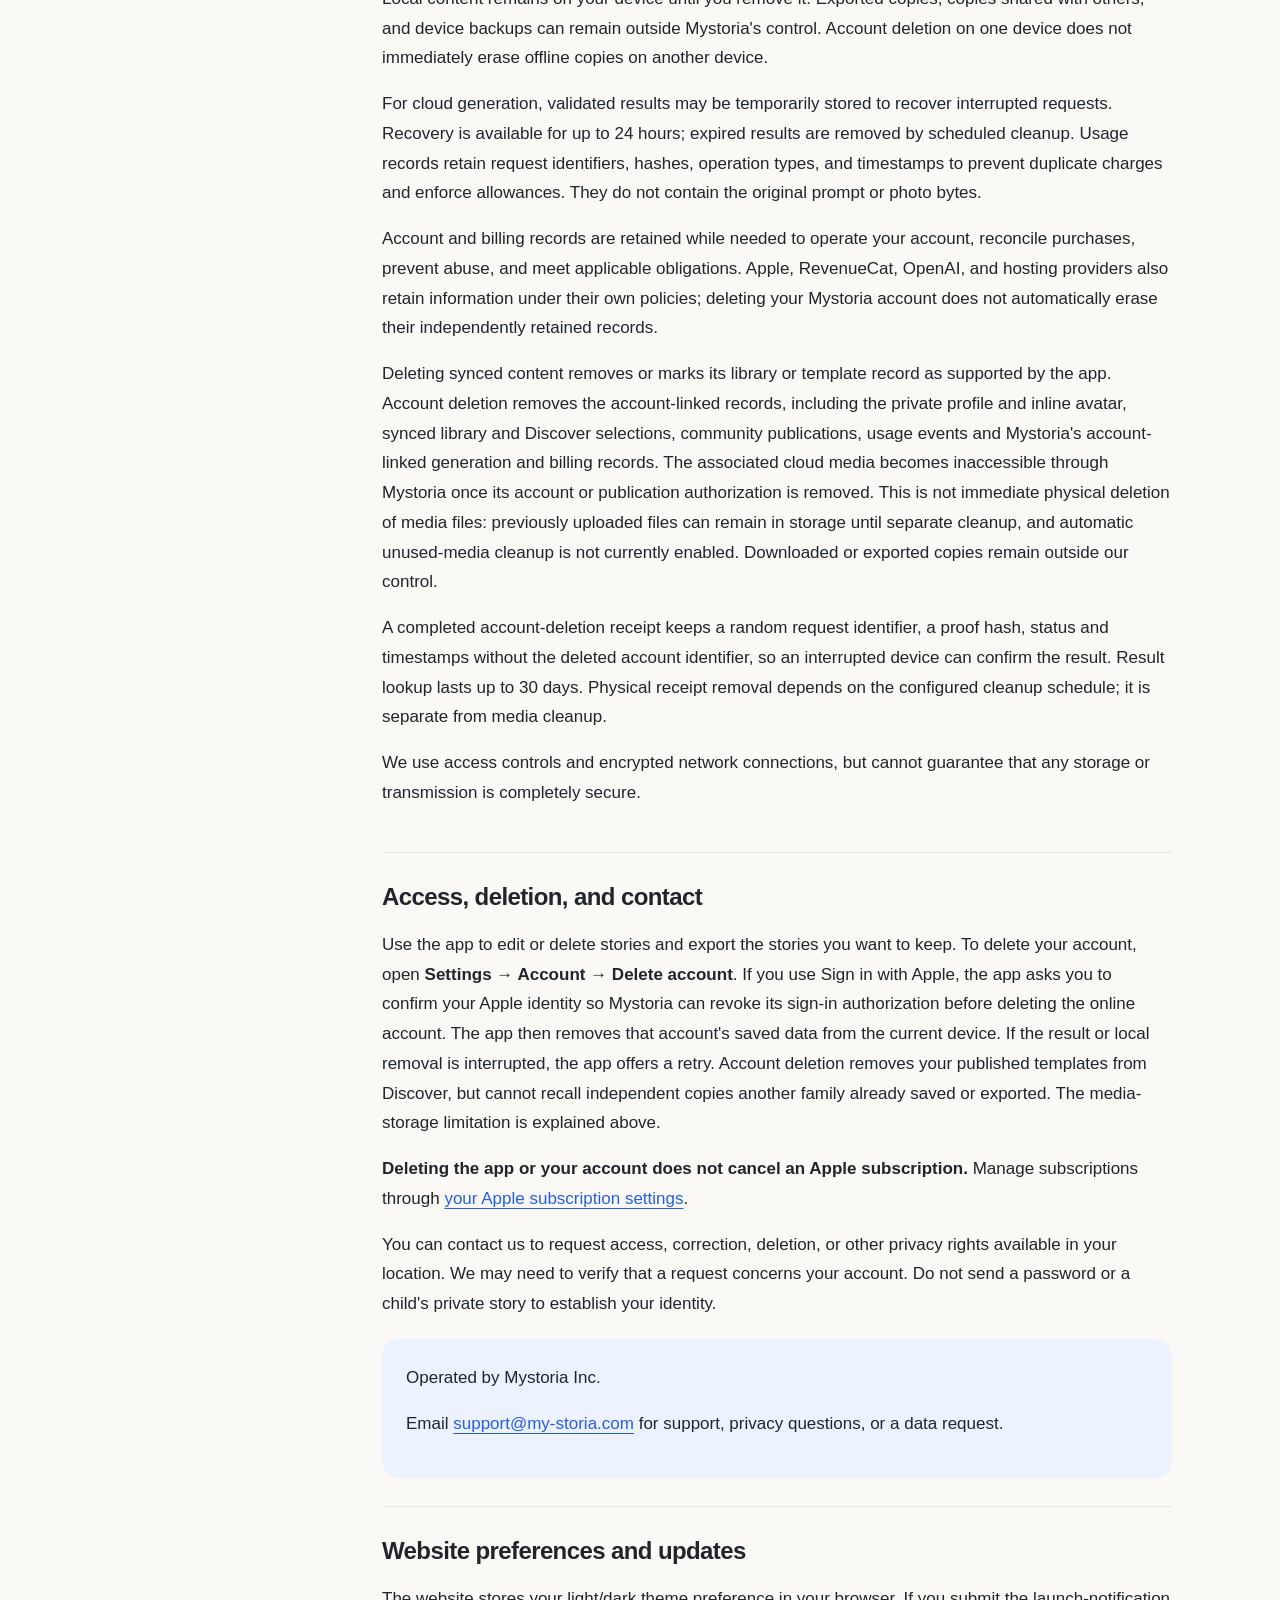
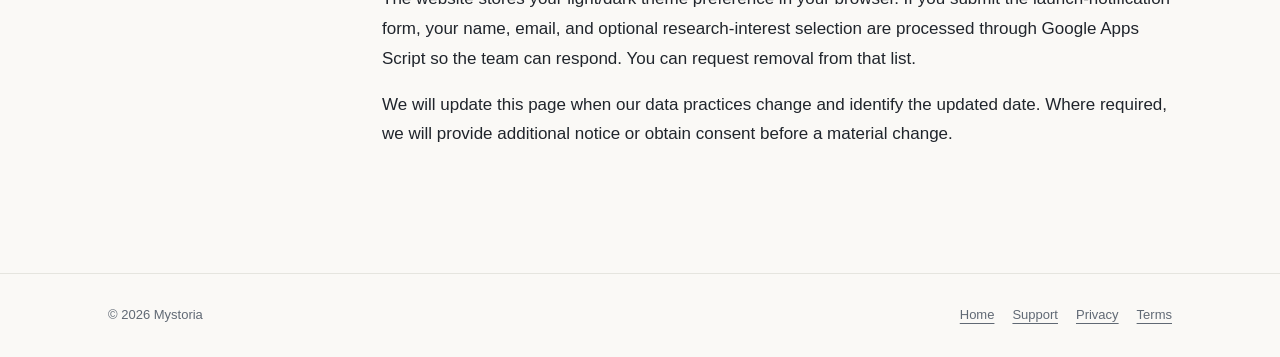
<file: privacy.html>
<!doctype html>
<html lang="en"><head><meta charset="utf-8"><meta name="viewport" content="width=device-width, initial-scale=1"><title>Privacy, explained. — Mystoria</title><meta name="description" content="Local storage and cloud features, what cloud features send, and the choices you have."><link rel="canonical" href="https://my-storia.com/privacy.html"><link rel="icon" href="images/favicon.png"><link rel="stylesheet" href="css/policies.css"></head>
<body><a class="skip" href="#content">Skip to content</a><header class="site-nav"><nav class="nav-inner" aria-label="Main navigation"><a class="brand" href="/"><img src="images/app-icon.png" alt="" width="34" height="34">Mystoria</a><div class="nav-links"><a href="support.html">Support</a><a href="privacy.html" aria-current="page">Privacy</a><a href="terms.html">Terms</a></div></nav></header>
<main id="content"><header class="hero"><div class="eyebrow">Mystoria · Here to help</div><h1>Privacy, explained.</h1><p class="intro">Local storage and cloud features, what cloud features send, and the choices you have.</p><p class="updated">Last updated September 18, 2026</p></header><div class="layout"><nav class="contents" aria-label="On this page"><strong>On this page</strong><a href="#overview">Your stories, and your choices</a><a href="#information">Information we use</a><a href="#local-cloud">Local storage and cloud features</a><a href="#providers">Services that help Mystoria work</a><a href="#usage">Optional app usage</a><a href="#children">Children and sensitive information</a><a href="#retention">Storage and retention</a><a href="#choices">Access, deletion, and contact</a><a href="#website">Website preferences and updates</a></nav><article><div class="summary-card"><p><strong>Your stories are personal.</strong> Your library is saved on your device. Your private account profile follows your sign-in; optional library sync and community publishing work separately, as described below. Cloud generation sends the content needed for that request. Subscription services verify Plus access. You can read and edit saved stories without using cloud AI.</p></div><section id="overview"><h2>Your stories, and your choices</h2><p>Mystoria helps adults and children create and read personalized stories and take part in short activities. This policy covers the Mystoria app and my-storia.com.</p><p>An adult should manage the account, purchases, and decisions about sending information to cloud services. Children can participate in stories and activities with their support. A child's details can be personal information even when an adult enters them.</p></section><section id="information"><h2>Information we use</h2><ul><li><strong>Account:</strong> your account identifier, sign-in information, and the email or name your sign-in provider shares. Your chosen nickname and optional small profile photo are saved privately with your account so they can be restored on another device. You can use Apple's Hide My Email where available.</li><li><strong>Stories and activities:</strong> text, preferences, selected photos, cutouts, recordings, generated pictures, and reading or activity history that you choose to save. Story setup can include a reader's nickname, age, interests, and communication or support needs. These details may reveal sensitive information; include only what the story needs.</li><li><strong>Cloud requests:</strong> the brief, story text, image instructions, and reference images needed for the cloud action you request. Names or other details you include can be part of that request; we do not promise automatic removal of personal information.</li><li><strong>Subscriptions:</strong> product and transaction identifiers, purchase status, renewal or expiration information, and generation usage. Apple processes payment details; Mystoria does not receive your complete payment-card number.</li><li><strong>Technical information:</strong> network and service logs, app and OS version, and diagnostic or usage information processed by our service providers.</li><li><strong>Support:</strong> your correspondence and any attachments you decide to send.</li></ul></section><section id="local-cloud"><h2>Local storage, sync and community templates</h2><p>Your account nickname and optional avatar sync independently of library sync. The avatar is resized and newly encoded without the original photo metadata. Your public creator name and biography are managed separately. Restoring your private profile does not enable app usage sharing or change this device's sync choices.</p><p>Mystoria keeps your saved library on your device. You can turn on Cloud sync in Settings to upload story records to Supabase and their included media to Cloudflare R2, then retrieve them on another device signed in to the same account. Sync runs while the app is open. Restore purchases verifies subscription access and is separate from library sync.</p><p>The separate Include reading history and My world option also syncs reading positions, activity responses, notes and reusable photos or cutouts. This option is off until you enable it on each device. A separate Include Discover collections and saved starters choice syncs private template collections and saved built-in stories; it is also enabled per device. Community story bookmarks, reports and blocked creators already follow your account independently of these switches. Unfinished setup answers, unreviewed picture candidates, publishing drafts and device preferences remain on the device.</p><p>Publishing a community template is a separate action. You choose its public words and optional pictures, review the copy, and submit it to Discover. Basic text rules check submissions; there is no routine pre-publication human review or automatic image-content review. Other people can save a private copy. Creating, syncing or buying Plus does not publish a story.</p><p>You can report a template, block a creator, or withdraw your published template. Withdrawal removes it from Discover but does not recall copies already saved or exported. PDF, text and editable-file sharing uses the destination you select; exporting a file does not by itself publish a community template.</p><p>Manual editing and supported on-device text generation do not send story content to OpenAI. Downloading the optional model connects to its download host. Cloud story and picture requests send the instructions and approved generated reference images needed for that action. Personal photos and cutouts added locally are not sent to OpenAI by that composition step; they are uploaded when included in enabled sync or an explicitly published template.</p><p>Local recordings are used for playback. Apple-provided speech and Personal Voice features are subject to device permissions and Apple's handling of those services. Manage camera, microphone and photo access in your device's Settings.</p></section><section id="providers"><h2>Services that help Mystoria work</h2><div class="providers"><div class="provider"><strong>Supabase</strong><p>Account authentication, our cloud request gateway, subscription verification records, usage accounting, and temporary generation recovery data. It also stores private account profiles, sync records and enabled Discover selections, community templates, bookmarks, reports and blocks, and the optional product-usage events described below. Cloudflare R2 stores the associated media with access controls for private libraries.</p></div><div class="provider"><strong>OpenAI</strong><p>Cloud story and picture processing. The content needed for the requested generation is sent to the API. OpenAI states that API data is not used to train its models by default; provider retention and safety-review exceptions still apply. See <a href="https://developers.openai.com/api/docs/guides/your-data">OpenAI's data controls</a>.</p></div><div class="provider"><strong>Apple and RevenueCat</strong><p>Purchases, subscription status, restoration, and transaction support. RevenueCat associates purchases with your Mystoria account identifier and processes purchase and device-related information needed for its service.</p></div><div class="provider"><strong>Google Firebase</strong><p>The app includes the Firebase SDK. Automatic Firebase Analytics collection is disabled in the current build. Authentication and the optional product-usage measurements described below use Supabase.</p></div><div class="provider"><strong>Website and downloads</strong><p>GitHub Pages hosts this website. Google Apps Script handles the existing launch-notification form. Optional model downloads use their configured hosting provider, such as Hugging Face. These services receive the network information required to serve requests.</p></div></div><p>We use information to provide these features, maintain security, resolve errors, answer requests, and operate the service. We do not sell personal information or use it for targeted advertising. Providers may process information outside your country.</p></section><section id="usage"><h2>Optional app usage sharing</h2><p>Share app usage is off by default and is separate from research participation. You can enable or disable it for this account on this device during profile setup or in Settings → Your data &amp; privacy.</p><p>If enabled, Mystoria sends account-linked events for app opens, completed setup, ready-story saves, completed readings, Plus-screen visits, observed Plus access and community-template saves. Events include an identifier, time, development or production environment, and limited categories or page counts. They do not include names, story or activity text, photos, recordings, diagnoses, search terms or free-text responses.</p><p>These measurements help us understand use of the product. Separately, cloud generation and subscription records are required to provide paid features and calculate allowances and estimated API costs; the usage-sharing switch does not turn off that operational accounting. Authorized administrators can view usage and cost reports. We do not use these events for advertising or cross-app tracking.</p><p>Turning sharing off clears unsent usage events from this device and stops future collection by this feature. It does not erase previously received events. Unsent events expire after about seven days. Older detailed server events are removed on the account's next event upload once they are more than 365 days old; inactive accounts may retain older records until that cleanup or account deletion. The first-observed participation date remains until account deletion. Deleting the Mystoria account removes its usage events and participation record.</p></section><section id="children"><h2>Children and sensitive information</h2><p>Mystoria is intended for shared use with adult support. Enter only information that is needed for the story. A nickname and a general description are often enough; avoid full names, addresses, school identifiers, medical records, or other sensitive details when they are unnecessary.</p><p>Only include another person's information or photograph when you have the authority or permission to do so. Review both text and pictures before sharing a story with a child. Contact us if a child has submitted information without appropriate permission or you need help removing it.</p><p>Participation in a research study is separate from using the app or buying Plus. Research invitations on this website are optional and require their own study information and consent process.</p></section><section id="retention"><h2>Storage and retention</h2><p>Local content remains on your device until you remove it. Exported copies, copies shared with others, and device backups can remain outside Mystoria's control. Account deletion on one device does not immediately erase offline copies on another device.</p><p>For cloud generation, validated results may be temporarily stored to recover interrupted requests. Recovery is available for up to 24 hours; expired results are removed by scheduled cleanup. Usage records retain request identifiers, hashes, operation types, and timestamps to prevent duplicate charges and enforce allowances. They do not contain the original prompt or photo bytes.</p><p>Account and billing records are retained while needed to operate your account, reconcile purchases, prevent abuse, and meet applicable obligations. Apple, RevenueCat, OpenAI, and hosting providers also retain information under their own policies; deleting your Mystoria account does not automatically erase their independently retained records.</p><p>Deleting synced content removes or marks its library or template record as supported by the app. Account deletion removes the account-linked records, including the private profile and inline avatar, synced library and Discover selections, community publications, usage events and Mystoria's account-linked generation and billing records. The associated cloud media becomes inaccessible through Mystoria once its account or publication authorization is removed. This is not immediate physical deletion of media files: previously uploaded files can remain in storage until separate cleanup, and automatic unused-media cleanup is not currently enabled. Downloaded or exported copies remain outside our control.</p><p>A completed account-deletion receipt keeps a random request identifier, a proof hash, status and timestamps without the deleted account identifier, so an interrupted device can confirm the result. Result lookup lasts up to 30 days. Physical receipt removal depends on the configured cleanup schedule; it is separate from media cleanup.</p><p>We use access controls and encrypted network connections, but cannot guarantee that any storage or transmission is completely secure.</p></section><section id="choices"><h2>Access, deletion, and contact</h2><p>Use the app to edit or delete stories and export the stories you want to keep. To delete your account, open <strong>Settings → Account → Delete account</strong>. If you use Sign in with Apple, the app asks you to confirm your Apple identity so Mystoria can revoke its sign-in authorization before deleting the online account. The app then removes that account's saved data from the current device. If the result or local removal is interrupted, the app offers a retry. Account deletion removes your published templates from Discover, but cannot recall independent copies another family already saved or exported. The media-storage limitation is explained above.</p><p><strong>Deleting the app or your account does not cancel an Apple subscription.</strong> Manage subscriptions through <a href="https://apps.apple.com/account/subscriptions">your Apple subscription settings</a>.</p><p>You can contact us to request access, correction, deletion, or other privacy rights available in your location. We may need to verify that a request concerns your account. Do not send a password or a child's private story to establish your identity.</p><div class="contact-card"><p>Operated by Mystoria Inc.</p><p>Email <a href="mailto:support@my-storia.com">support@my-storia.com</a> for support, privacy questions, or a data request.</p></div></section><section id="website"><h2>Website preferences and updates</h2><p>The website stores your light/dark theme preference in your browser. If you submit the launch-notification form, your name, email, and optional research-interest selection are processed through Google Apps Script so the team can respond. You can request removal from that list.</p><p>We will update this page when our data practices change and identify the updated date. Where required, we will provide additional notice or obtain consent before a material change.</p></section></article></div></main>
<footer class="site-footer"><div class="footer-inner"><p>© 2026 Mystoria</p><div><a href="/">Home</a><a href="support.html">Support</a><a href="privacy.html">Privacy</a><a href="terms.html">Terms</a></div></div></footer></body></html>
</file>
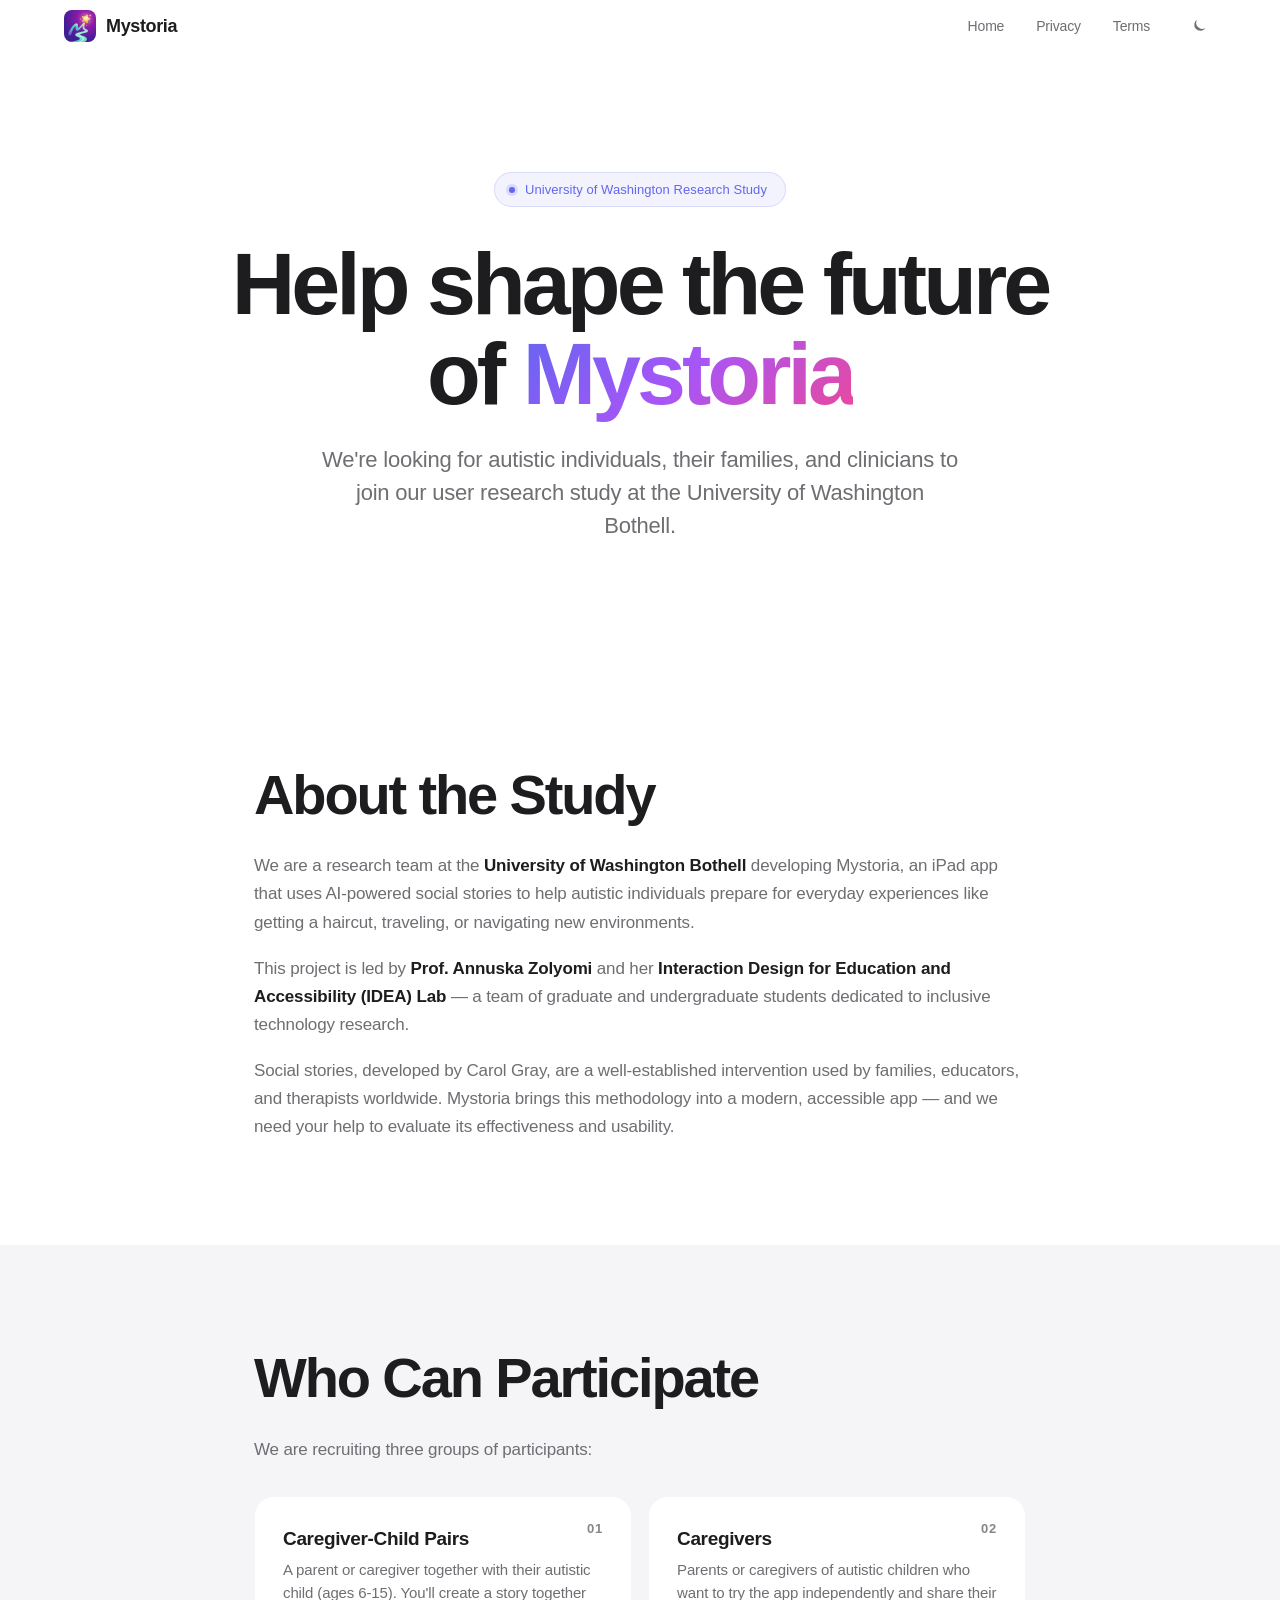
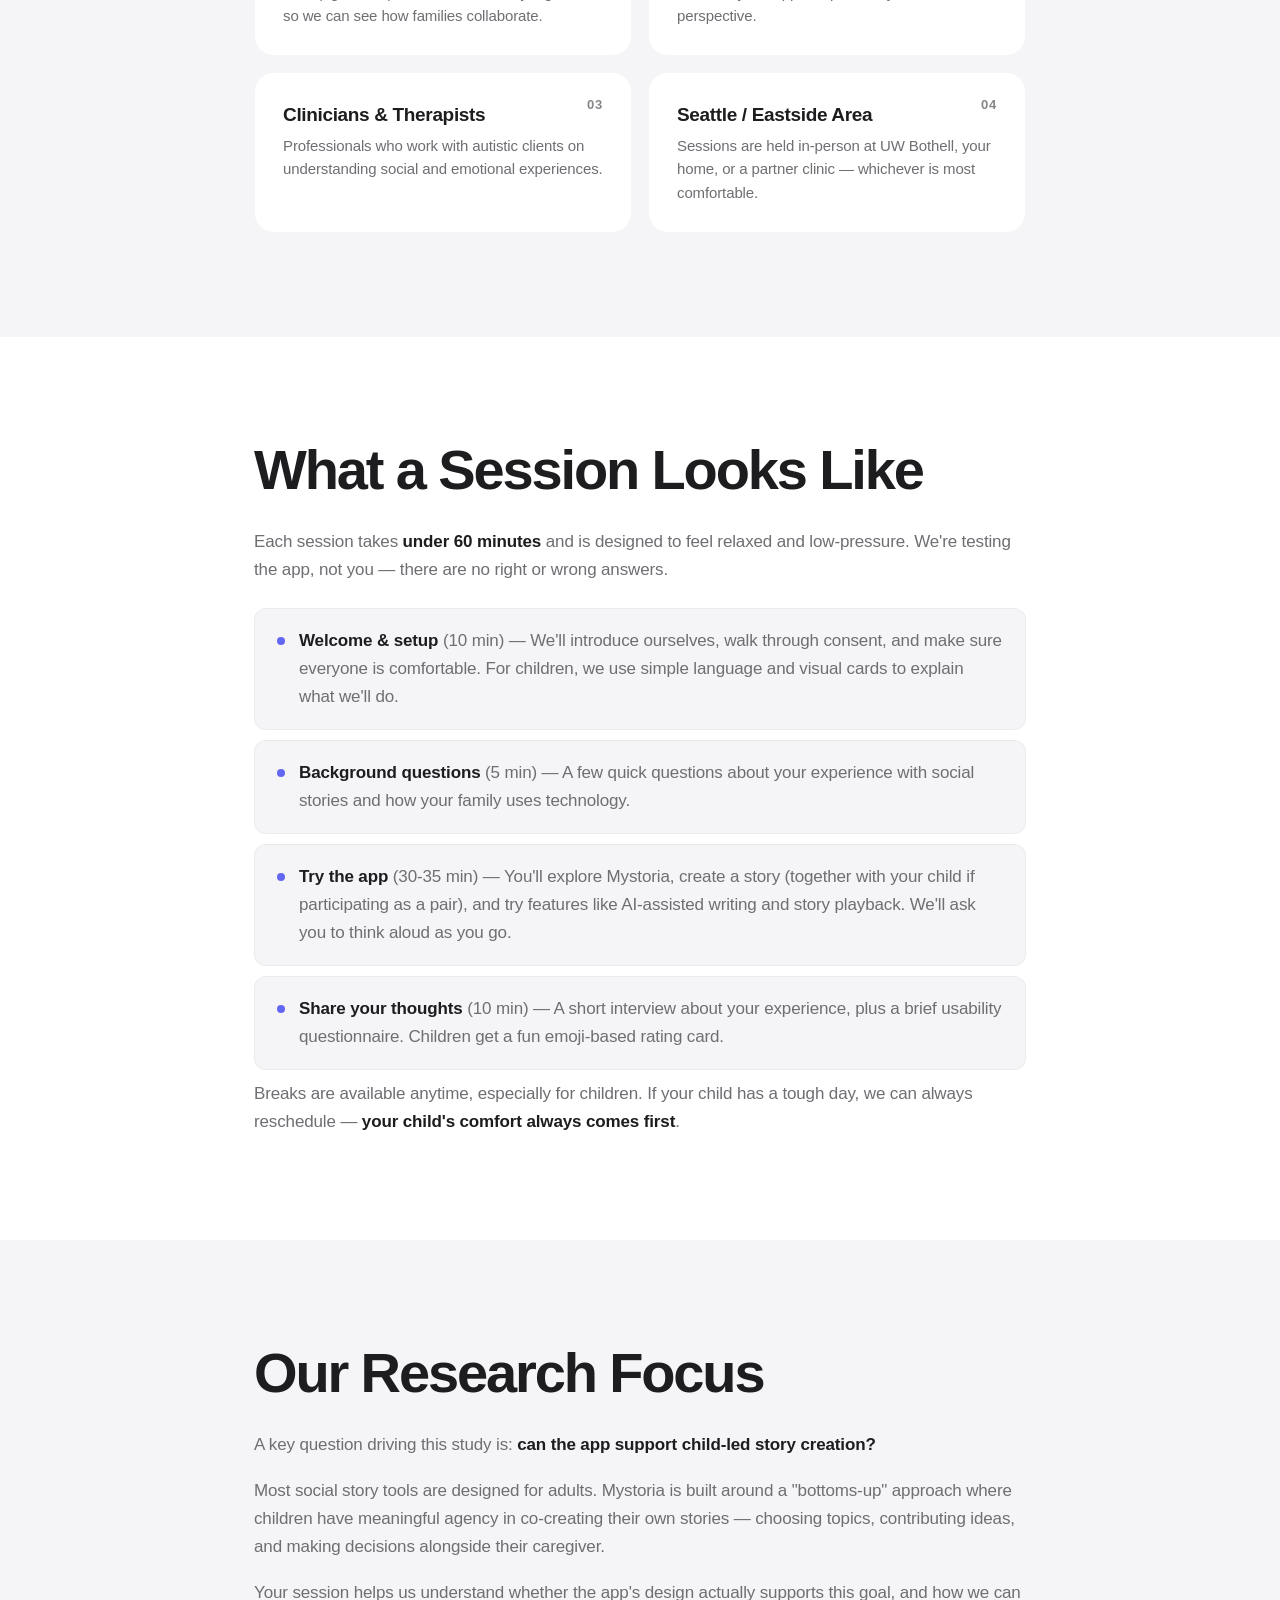
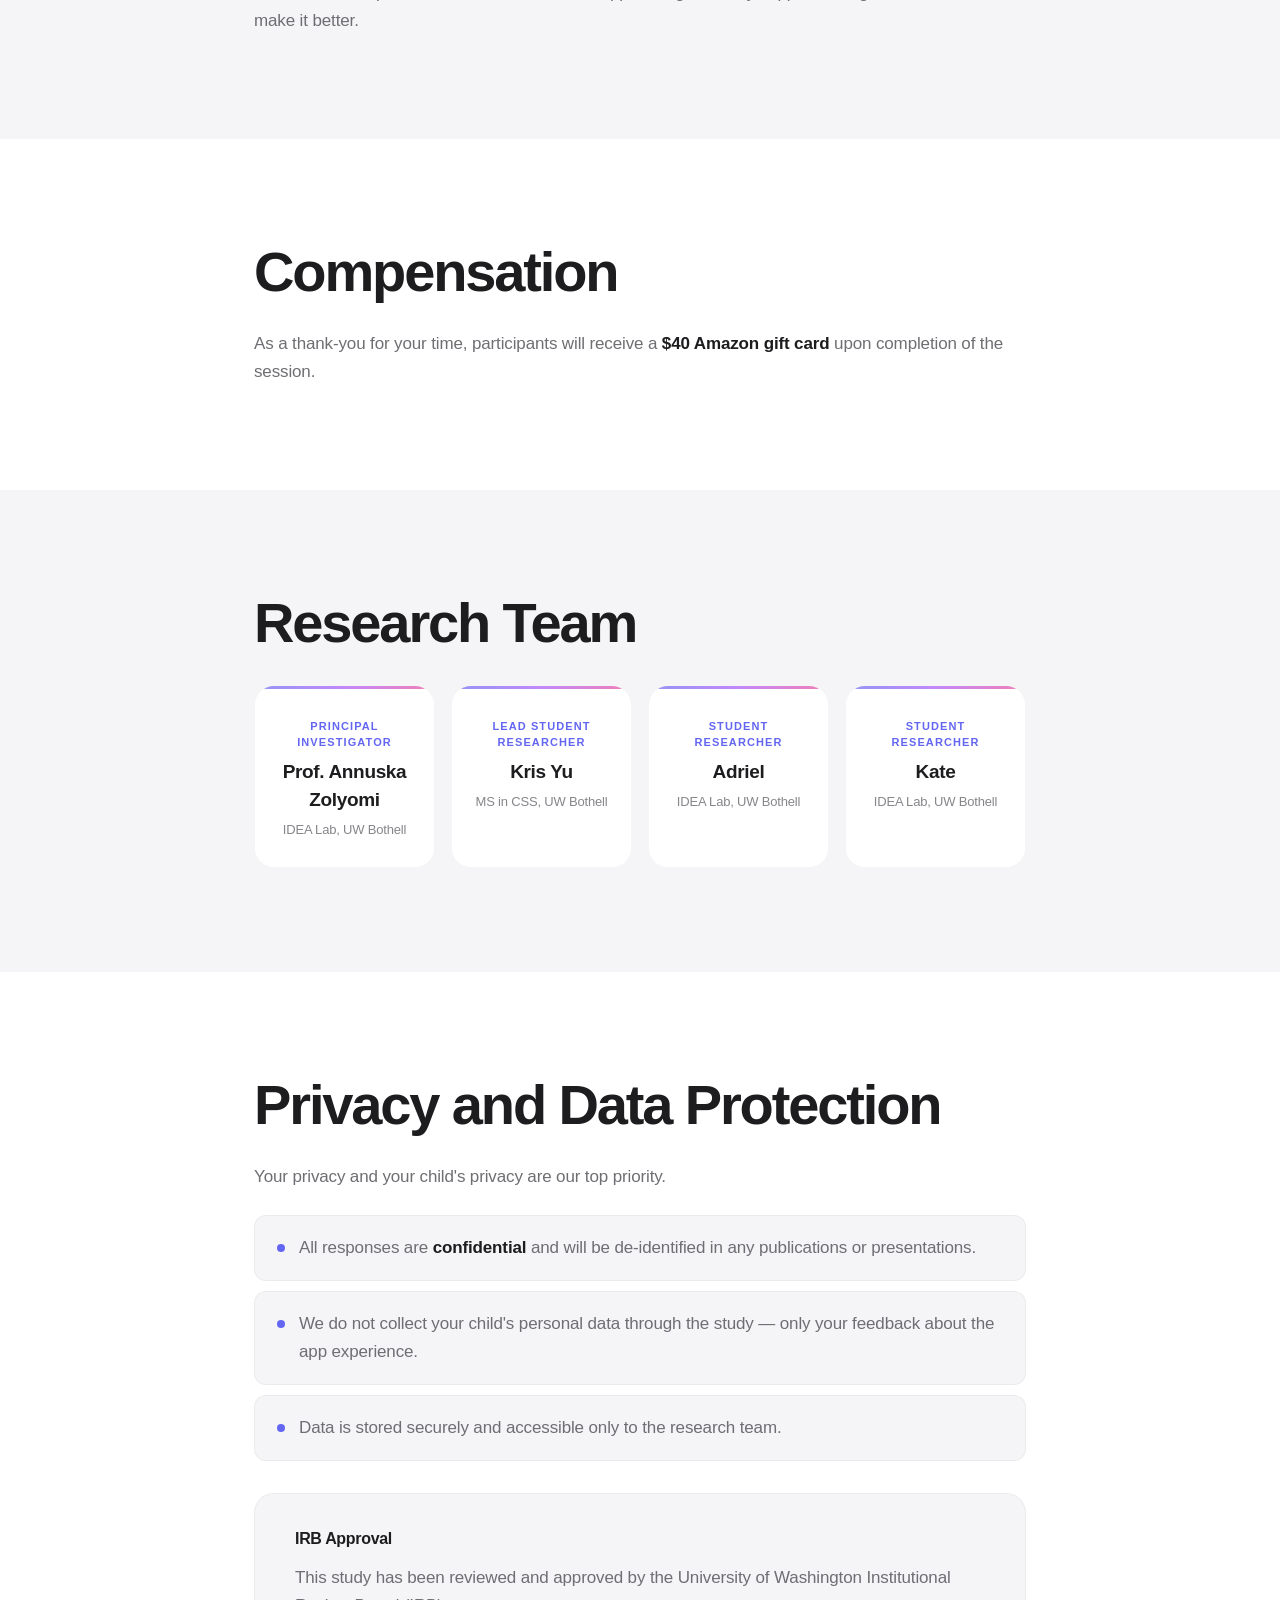
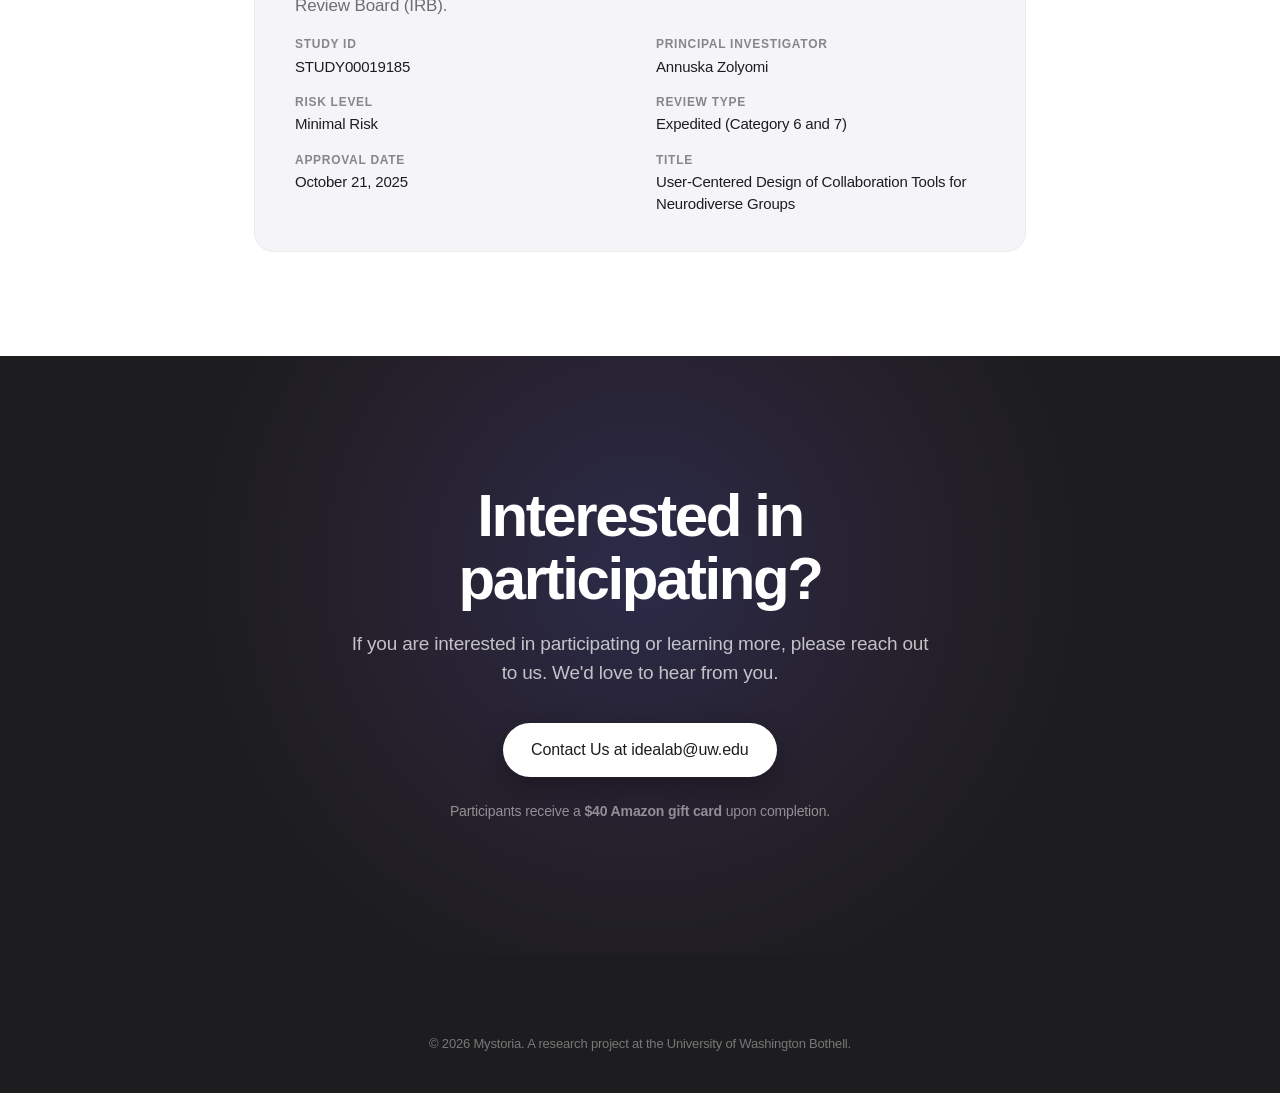
<file: research.html>
<!DOCTYPE html>
<html lang="en">
<head>
    <meta charset="UTF-8">
    <meta name="viewport" content="width=device-width, initial-scale=1.0">
    <script>(function(){try{var t=localStorage.getItem('theme');if(!t)t=window.matchMedia('(prefers-color-scheme: dark)').matches?'dark':'light';document.documentElement.dataset.theme=t;}catch(e){}})();</script>
    <meta name="theme-color" content="#ffffff" media="(prefers-color-scheme: light)">
    <meta name="theme-color" content="#000000" media="(prefers-color-scheme: dark)">
    <title>Join Our Research Study — Mystoria</title>
    <meta name="description" content="Help shape the future of social stories for autistic children. Join the Mystoria research study at the University of Washington.">
    <link rel="canonical" href="https://my-storia.com/research.html">
    <link rel="icon" type="image/png" href="images/favicon.png">
    <link rel="stylesheet" href="css/style.css">
</head>
<body>
    <nav class="nav" id="nav">
        <div class="nav-container">
            <a href="/" class="nav-logo">
                <img src="images/app-icon.png" alt="Mystoria" class="nav-logo-img">
                Mystoria
            </a>
            <button class="nav-toggle" id="nav-toggle" aria-label="Toggle menu">
                <span></span><span></span><span></span>
            </button>
            <div class="nav-links" id="nav-links">
                <a href="/">Home</a>
                <a href="privacy.html">Privacy</a>
                <a href="terms.html">Terms</a>
                <button class="theme-toggle" id="theme-toggle" aria-label="Toggle color theme" type="button">
                    <svg class="theme-icon theme-icon--moon" viewBox="0 0 24 24" fill="none" aria-hidden="true"><path d="M20.5 14.5A8 8 0 0 1 9.5 3.5a8 8 0 1 0 11 11z" fill="currentColor"/></svg>
                    <svg class="theme-icon theme-icon--sun" viewBox="0 0 24 24" fill="none" aria-hidden="true"><circle cx="12" cy="12" r="4" fill="currentColor"/><g stroke="currentColor" stroke-width="2" stroke-linecap="round"><line x1="12" y1="3" x2="12" y2="5"/><line x1="12" y1="19" x2="12" y2="21"/><line x1="3" y1="12" x2="5" y2="12"/><line x1="19" y1="12" x2="21" y2="12"/><line x1="5.6" y1="5.6" x2="6.8" y2="6.8"/><line x1="17.2" y1="17.2" x2="18.4" y2="18.4"/><line x1="5.6" y1="18.4" x2="6.8" y2="17.2"/><line x1="17.2" y1="6.8" x2="18.4" y2="5.6"/></g></svg>
                </button>
            </div>
        </div>
    </nav>

    <section class="research-hero">
        <span class="research-chip">
            <span class="research-chip-dot"></span>
            University of Washington Research Study
        </span>
        <h1>Help shape the future<br>of <span class="gradient-text">Mystoria</span></h1>
        <p>We're looking for autistic individuals, their families, and clinicians to join our user research study at the University of Washington Bothell.</p>
    </section>

    <section class="research-section animate-on-scroll" id="about">
        <div class="container">
            <h2>About the Study</h2>
            <p>We are a research team at the <strong>University of Washington Bothell</strong> developing Mystoria, an iPad app that uses AI-powered social stories to help autistic individuals prepare for everyday experiences like getting a haircut, traveling, or navigating new environments.</p>
            <p>This project is led by <strong>Prof. Annuska Zolyomi</strong> and her <strong>Interaction Design for Education and Accessibility (IDEA) Lab</strong> — a team of graduate and undergraduate students dedicated to inclusive technology research.</p>
            <p>Social stories, developed by Carol Gray, are a well-established intervention used by families, educators, and therapists worldwide. Mystoria brings this methodology into a modern, accessible app — and we need your help to evaluate its effectiveness and usability.</p>
        </div>
    </section>

    <section class="research-section research-section--muted animate-on-scroll">
        <div class="container">
            <h2>Who Can Participate</h2>
            <p>We are recruiting three groups of participants:</p>
            <div class="eligibility-grid">
                <div class="eligibility-item">
                    <h4>Caregiver-Child Pairs</h4>
                    <p>A parent or caregiver together with their autistic child (ages 6-15). You'll create a story together so we can see how families collaborate.</p>
                </div>
                <div class="eligibility-item">
                    <h4>Caregivers</h4>
                    <p>Parents or caregivers of autistic children who want to try the app independently and share their perspective.</p>
                </div>
                <div class="eligibility-item">
                    <h4>Clinicians & Therapists</h4>
                    <p>Professionals who work with autistic clients on understanding social and emotional experiences.</p>
                </div>
                <div class="eligibility-item">
                    <h4>Seattle / Eastside Area</h4>
                    <p>Sessions are held in-person at UW Bothell, your home, or a partner clinic — whichever is most comfortable.</p>
                </div>
            </div>
        </div>
    </section>

    <section class="research-section animate-on-scroll">
        <div class="container">
            <h2>What a Session Looks Like</h2>
            <p>Each session takes <strong>under 60 minutes</strong> and is designed to feel relaxed and low-pressure. We're testing the app, not you — there are no right or wrong answers.</p>
            <ul>
                <li><strong>Welcome & setup</strong> (10 min) — We'll introduce ourselves, walk through consent, and make sure everyone is comfortable. For children, we use simple language and visual cards to explain what we'll do.</li>
                <li><strong>Background questions</strong> (5 min) — A few quick questions about your experience with social stories and how your family uses technology.</li>
                <li><strong>Try the app</strong> (30-35 min) — You'll explore Mystoria, create a story (together with your child if participating as a pair), and try features like AI-assisted writing and story playback. We'll ask you to think aloud as you go.</li>
                <li><strong>Share your thoughts</strong> (10 min) — A short interview about your experience, plus a brief usability questionnaire. Children get a fun emoji-based rating card.</li>
            </ul>
            <p>Breaks are available anytime, especially for children. If your child has a tough day, we can always reschedule — <strong>your child's comfort always comes first</strong>.</p>
        </div>
    </section>

    <section class="research-section research-section--muted animate-on-scroll">
        <div class="container">
            <h2>Our Research Focus</h2>
            <p>A key question driving this study is: <strong>can the app support child-led story creation?</strong></p>
            <p>Most social story tools are designed for adults. Mystoria is built around a "bottoms-up" approach where children have meaningful agency in co-creating their own stories — choosing topics, contributing ideas, and making decisions alongside their caregiver.</p>
            <p>Your session helps us understand whether the app's design actually supports this goal, and how we can make it better.</p>
        </div>
    </section>

    <section class="research-section animate-on-scroll">
        <div class="container">
            <h2>Compensation</h2>
            <p>As a thank-you for your time, participants will receive a <strong>$40 Amazon gift card</strong> upon completion of the session.</p>
        </div>
    </section>

    <section class="research-section research-section--muted animate-on-scroll">
        <div class="container">
            <h2>Research Team</h2>
            <div class="team-grid">
                <div class="team-member">
                    <div class="team-role">Principal Investigator</div>
                    <div class="team-name">Prof. Annuska Zolyomi</div>
                    <div class="team-affiliation">IDEA Lab, UW Bothell</div>
                </div>
                <div class="team-member">
                    <div class="team-role">Lead Student Researcher</div>
                    <div class="team-name">Kris Yu</div>
                    <div class="team-affiliation">MS in CSS, UW Bothell</div>
                </div>
                <div class="team-member">
                    <div class="team-role">Student Researcher</div>
                    <div class="team-name">Adriel</div>
                    <div class="team-affiliation">IDEA Lab, UW Bothell</div>
                </div>
                <div class="team-member">
                    <div class="team-role">Student Researcher</div>
                    <div class="team-name">Kate</div>
                    <div class="team-affiliation">IDEA Lab, UW Bothell</div>
                </div>
            </div>
        </div>
    </section>

    <section class="research-section animate-on-scroll">
        <div class="container">
            <h2>Privacy and Data Protection</h2>
            <p>Your privacy and your child's privacy are our top priority.</p>
            <ul>
                <li>All responses are <strong>confidential</strong> and will be de-identified in any publications or presentations.</li>
                <li>We do not collect your child's personal data through the study — only your feedback about the app experience.</li>
                <li>Data is stored securely and accessible only to the research team.</li>
            </ul>
            <div class="irb-info">
                <h4 style="margin-bottom: 16px; font-size: 16px;">IRB Approval</h4>
                <p style="margin-bottom: 16px;">This study has been reviewed and approved by the University of Washington Institutional Review Board (IRB).</p>
                <div class="irb-info-grid">
                    <div class="irb-field">
                        <span class="irb-field-label">Study ID</span>
                        <span class="irb-field-value">STUDY00019185</span>
                    </div>
                    <div class="irb-field">
                        <span class="irb-field-label">Principal Investigator</span>
                        <span class="irb-field-value">Annuska Zolyomi</span>
                    </div>
                    <div class="irb-field">
                        <span class="irb-field-label">Risk Level</span>
                        <span class="irb-field-value">Minimal Risk</span>
                    </div>
                    <div class="irb-field">
                        <span class="irb-field-label">Review Type</span>
                        <span class="irb-field-value">Expedited (Category 6 and 7)</span>
                    </div>
                    <div class="irb-field">
                        <span class="irb-field-label">Approval Date</span>
                        <span class="irb-field-value">October 21, 2025</span>
                    </div>
                    <div class="irb-field">
                        <span class="irb-field-label">Title</span>
                        <span class="irb-field-value">User-Centered Design of Collaboration Tools for Neurodiverse Groups</span>
                    </div>
                </div>
            </div>
        </div>
    </section>

    <section class="research-cta-section animate-on-scroll">
        <div class="container">
            <h2>Interested in participating?</h2>
            <p>If you are interested in participating or learning more, please reach out to us. We'd love to hear from you.</p>
            <a href="mailto:idealab@uw.edu" class="btn btn-primary">Contact Us at idealab@uw.edu</a>
            <p style="margin-top: 24px; font-size: 14px; color: var(--text-tertiary);">
                Participants receive a <strong>$40 Amazon gift card</strong> upon completion.
            </p>
        </div>
    </section>

    <footer class="footer">
        <div class="container">
            <div class="footer-bottom" style="border-top: none; padding-top: 0;">
                <p>&copy; 2026 Mystoria. A research project at the University of Washington Bothell.</p>
            </div>
        </div>
    </footer>

    <script src="js/main.js"></script>
</body>
</html>
</file>
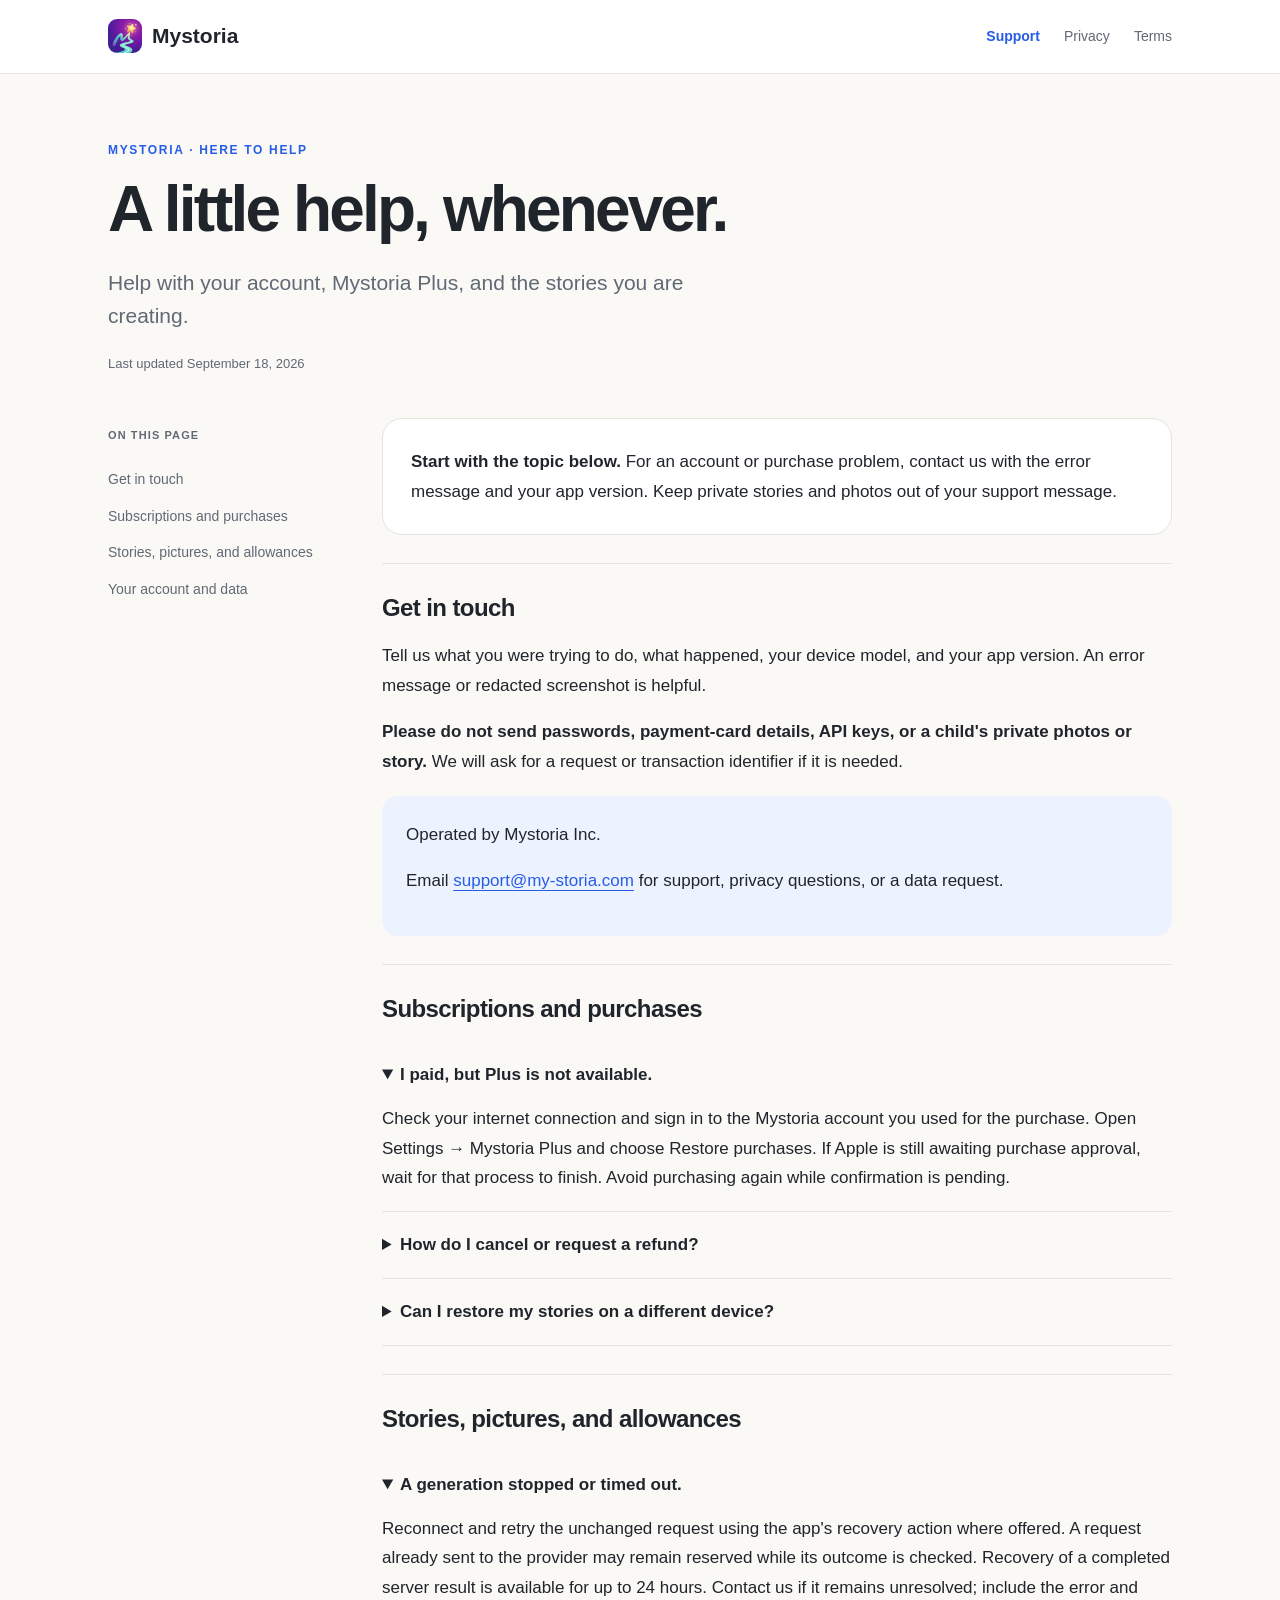
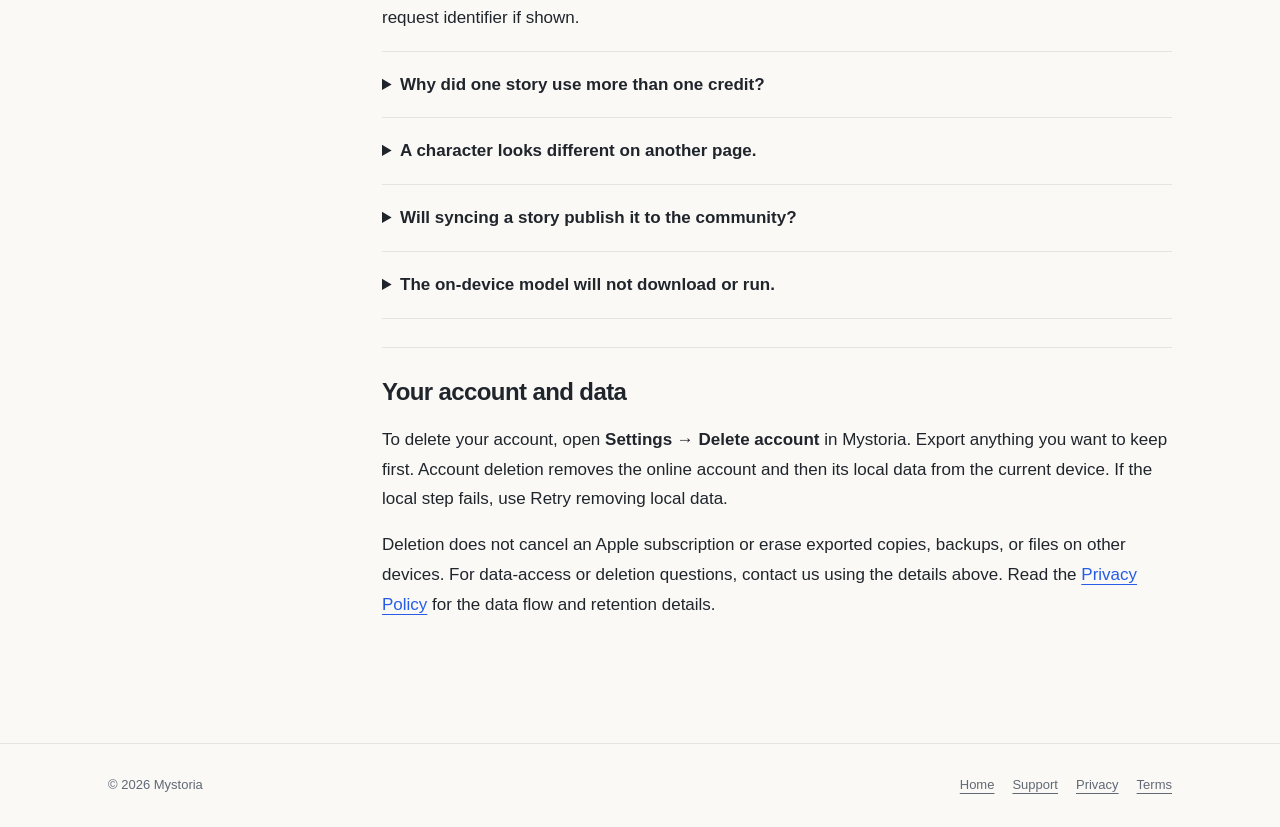
<file: support.html>
<!doctype html>
<html lang="en"><head><meta charset="utf-8"><meta name="viewport" content="width=device-width, initial-scale=1"><title>A little help, whenever. — Mystoria</title><meta name="description" content="Help with your account, Mystoria Plus, and the stories you are creating."><link rel="canonical" href="https://my-storia.com/support.html"><link rel="icon" href="images/favicon.png"><link rel="stylesheet" href="css/policies.css"></head>
<body><a class="skip" href="#content">Skip to content</a><header class="site-nav"><nav class="nav-inner" aria-label="Main navigation"><a class="brand" href="/"><img src="images/app-icon.png" alt="" width="34" height="34">Mystoria</a><div class="nav-links"><a href="support.html" aria-current="page">Support</a><a href="privacy.html">Privacy</a><a href="terms.html">Terms</a></div></nav></header>
<main id="content"><header class="hero"><div class="eyebrow">Mystoria · Here to help</div><h1>A little help, whenever.</h1><p class="intro">Help with your account, Mystoria Plus, and the stories you are creating.</p><p class="updated">Last updated September 18, 2026</p></header><div class="layout"><nav class="contents" aria-label="On this page"><strong>On this page</strong><a href="#contact">Get in touch</a><a href="#purchases">Subscriptions and purchases</a><a href="#generation">Stories, pictures, and allowances</a><a href="#account">Your account and data</a></nav><article><div class="summary-card"><p><strong>Start with the topic below.</strong> For an account or purchase problem, contact us with the error message and your app version. Keep private stories and photos out of your support message.</p></div><section id="contact"><h2>Get in touch</h2><p>Tell us what you were trying to do, what happened, your device model, and your app version. An error message or redacted screenshot is helpful.</p><p><strong>Please do not send passwords, payment-card details, API keys, or a child's private photos or story.</strong> We will ask for a request or transaction identifier if it is needed.</p><div class="contact-card"><p>Operated by Mystoria Inc.</p><p>Email <a href="mailto:support@my-storia.com">support@my-storia.com</a> for support, privacy questions, or a data request.</p></div></section><section id="purchases"><h2>Subscriptions and purchases</h2><details open><summary>I paid, but Plus is not available.</summary><p>Check your internet connection and sign in to the Mystoria account you used for the purchase. Open Settings → Mystoria Plus and choose Restore purchases. If Apple is still awaiting purchase approval, wait for that process to finish. Avoid purchasing again while confirmation is pending.</p></details><details><summary>How do I cancel or request a refund?</summary><p>Manage renewal in Apple's subscription settings. Canceling renewal normally keeps access until the paid period ends. Refund requests are handled by Apple. Deleting Mystoria or your account does not cancel your subscription.</p><p><a class="button" href="https://apps.apple.com/account/subscriptions">Manage subscription</a><a href="https://reportaproblem.apple.com/">Request a refund from Apple</a></p></details><details><summary>Can I restore my stories on a different device?</summary><p>Sign in to the same Mystoria account and turn on Cloud sync in Settings on both devices. Keep Mystoria open until the original device finishes syncing. Enable Include reading history and My world on each device if you also want reading positions, notes and reusable photos or cutouts. Restore purchases verifies subscription access; it is separate from story sync.</p></details></section><section id="generation"><h2>Stories, pictures, and allowances</h2><details open><summary>A generation stopped or timed out.</summary><p>Reconnect and retry the unchanged request using the app's recovery action where offered. A request already sent to the provider may remain reserved while its outcome is checked. Recovery of a completed server result is available for up to 24 hours. Contact us if it remains unresolved; include the error and request identifier if shown.</p></details><details><summary>Why did one story use more than one credit?</summary><p>Allowances count requests. A story draft and separate illustration plan use text requests, while each generated or regenerated picture uses a picture request. Editing locally, reading, and reusing an image for the cover do not use those allowances. See <a href="terms.html#allowances">the allowance details</a>.</p></details><details><summary>A character looks different on another page.</summary><p>Review the story and its character details, then regenerate the affected picture if you choose. Regeneration uses picture allowance. You can also use your own photo or cutout locally. Image consistency is not guaranteed.</p></details><details><summary>Will syncing a story publish it to the community?</summary><p>No. Account sync is private. Publishing a community template is a separate action that uploads the public copy you review, including any pictures you choose to include. It becomes available in Discover after the basic text checks. File exports go to the destination you select. Review personal details before sharing; downloaded copies cannot reliably be recalled.</p></details><details><summary>The on-device model will not download or run.</summary><p>Check your connection and available storage. On-device generation is only available on supported devices and needs a model download first. You can continue reading or editing saved stories without downloading the model.</p></details></section><section id="account"><h2>Your account and data</h2><p>To delete your account, open <strong>Settings → Delete account</strong> in Mystoria. Export anything you want to keep first. Account deletion removes the online account and then its local data from the current device. If the local step fails, use Retry removing local data.</p><p>Deletion does not cancel an Apple subscription or erase exported copies, backups, or files on other devices. For data-access or deletion questions, contact us using the details above. Read the <a href="privacy.html">Privacy Policy</a> for the data flow and retention details.</p></section></article></div></main>
<footer class="site-footer"><div class="footer-inner"><p>© 2026 Mystoria</p><div><a href="/">Home</a><a href="support.html">Support</a><a href="privacy.html">Privacy</a><a href="terms.html">Terms</a></div></div></footer></body></html>
</file>
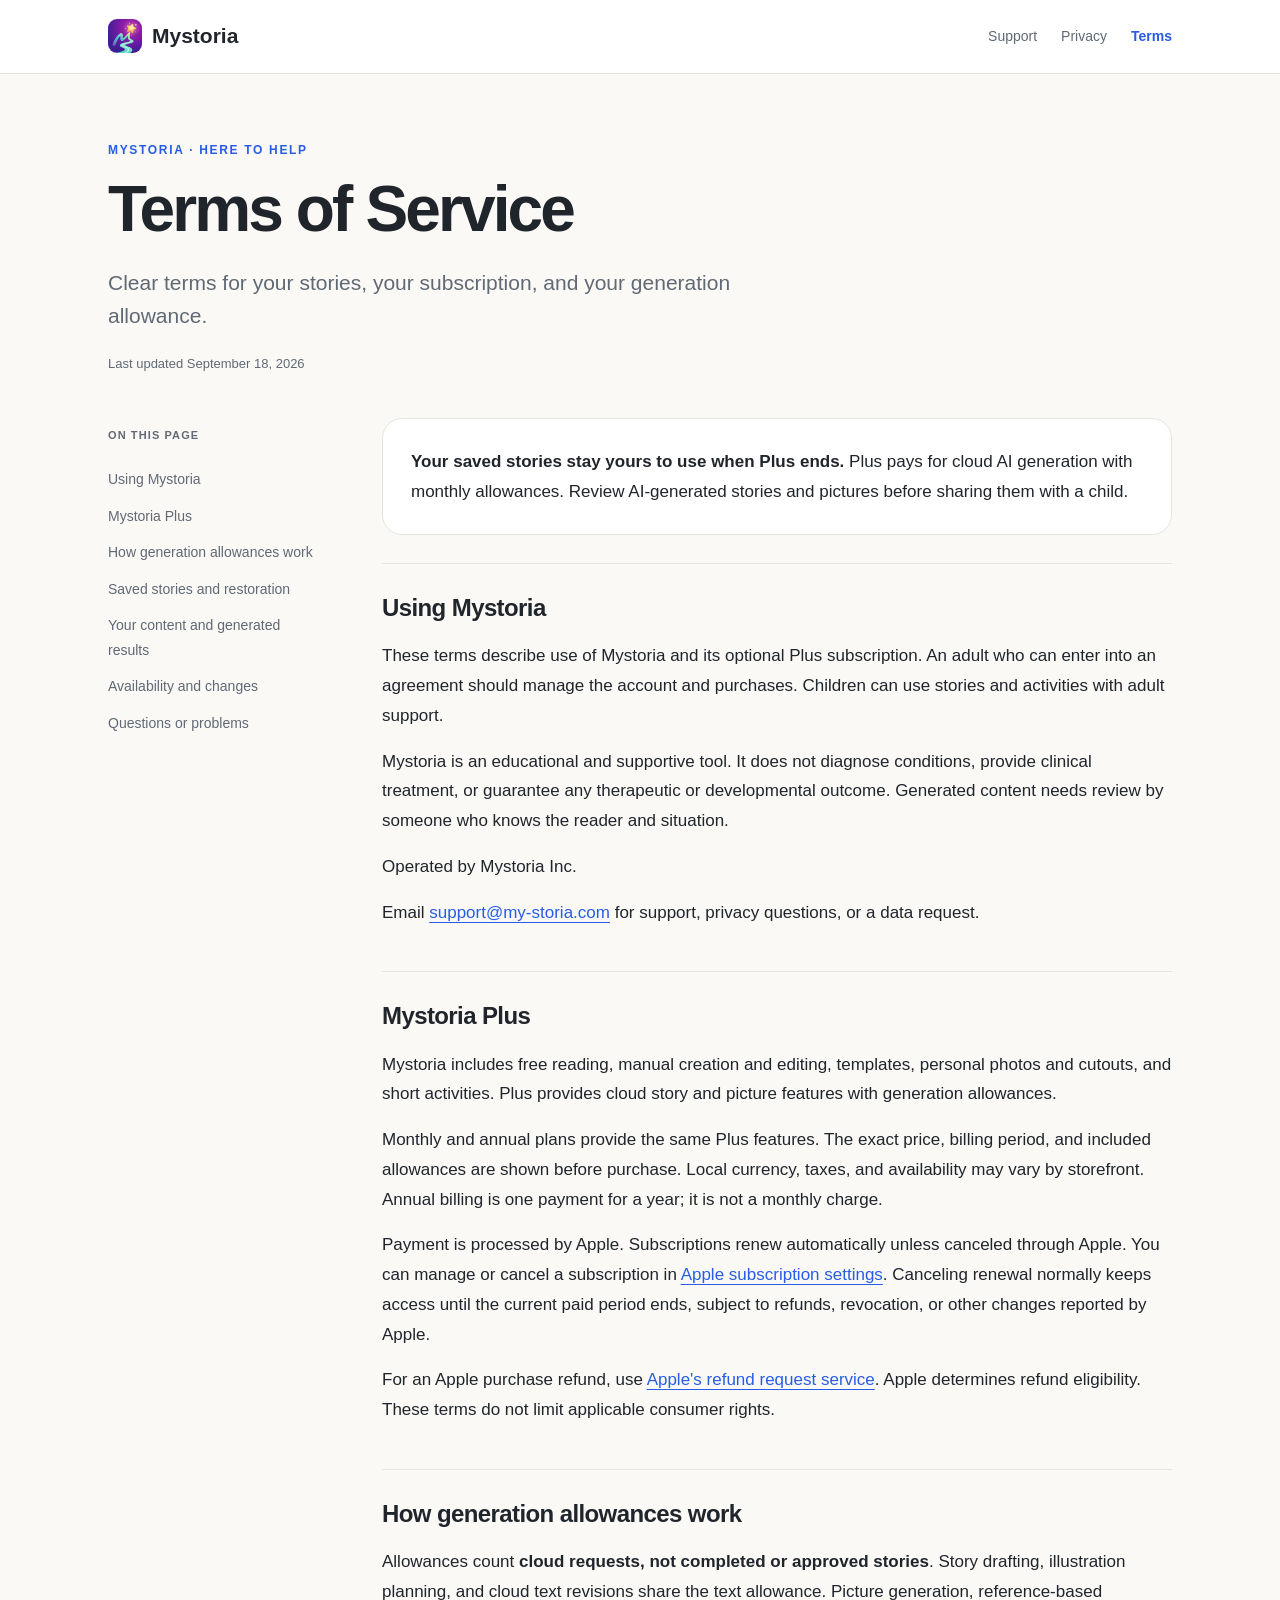
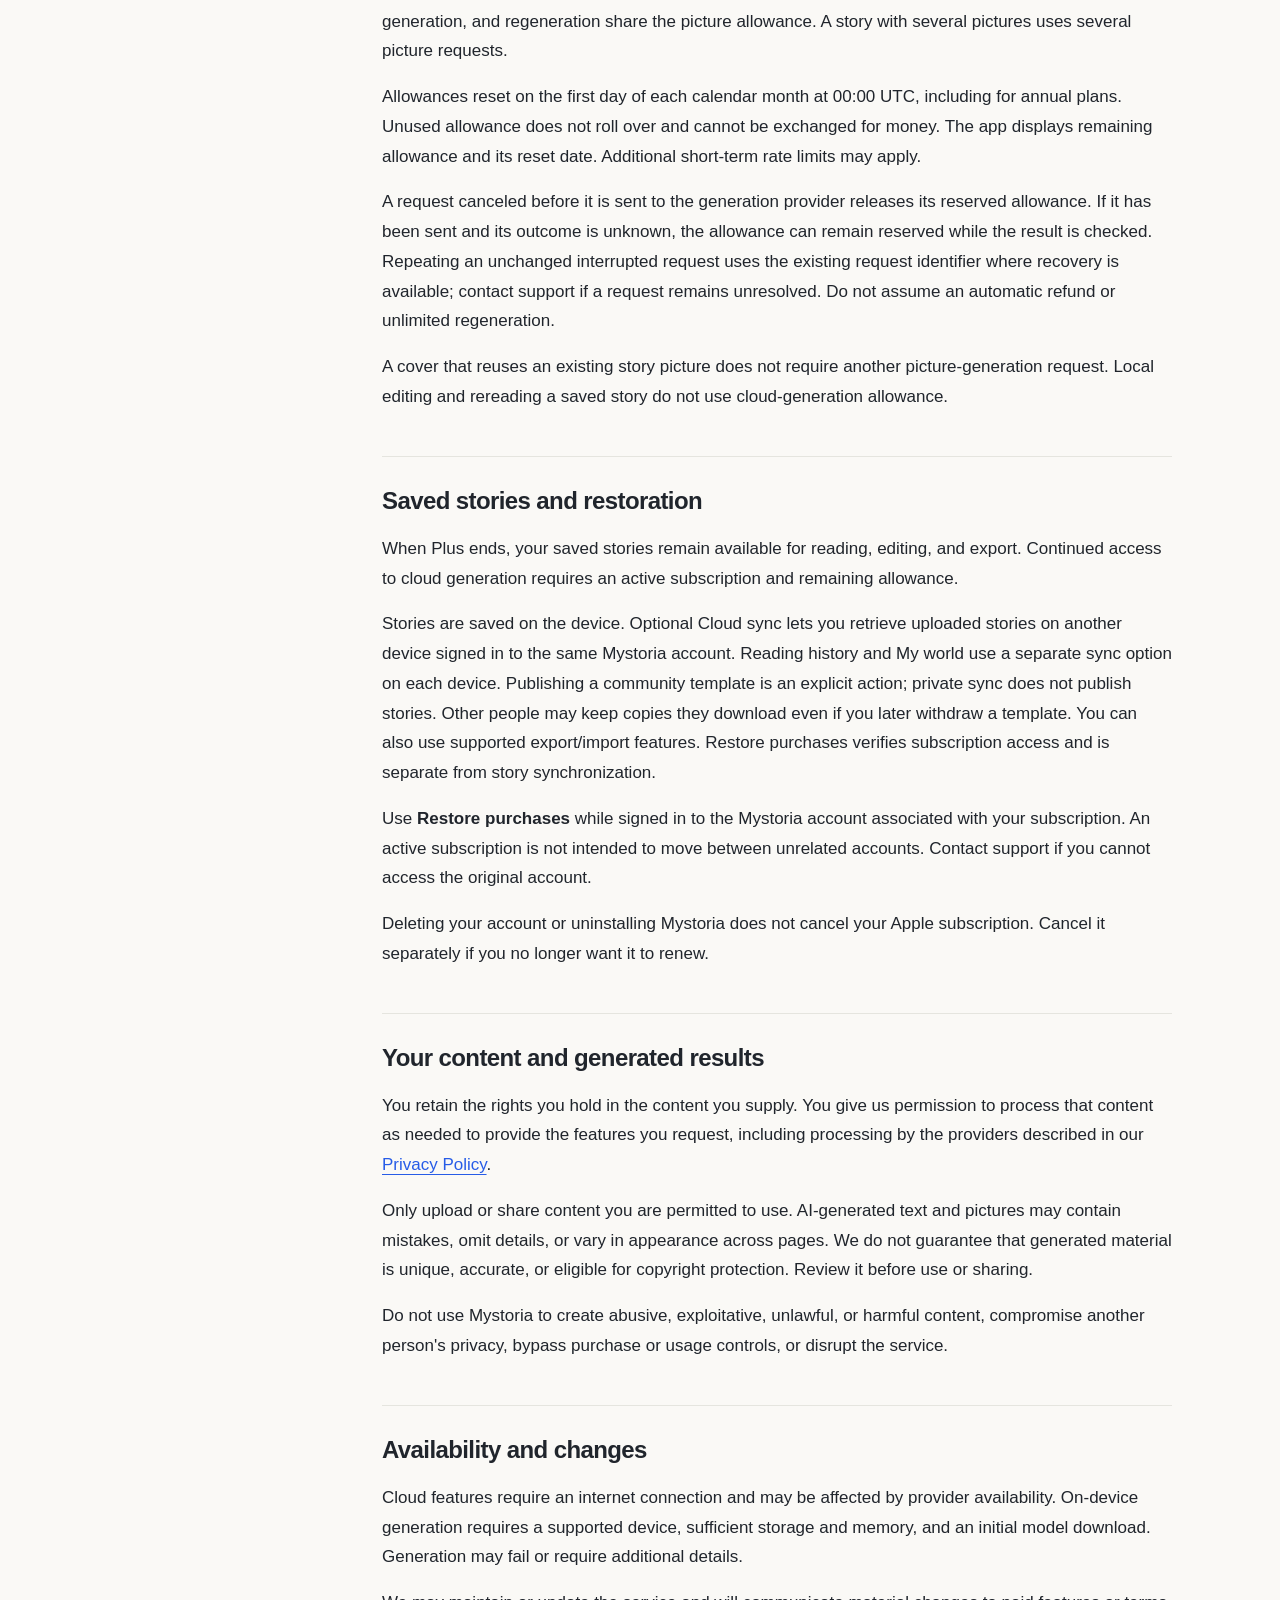
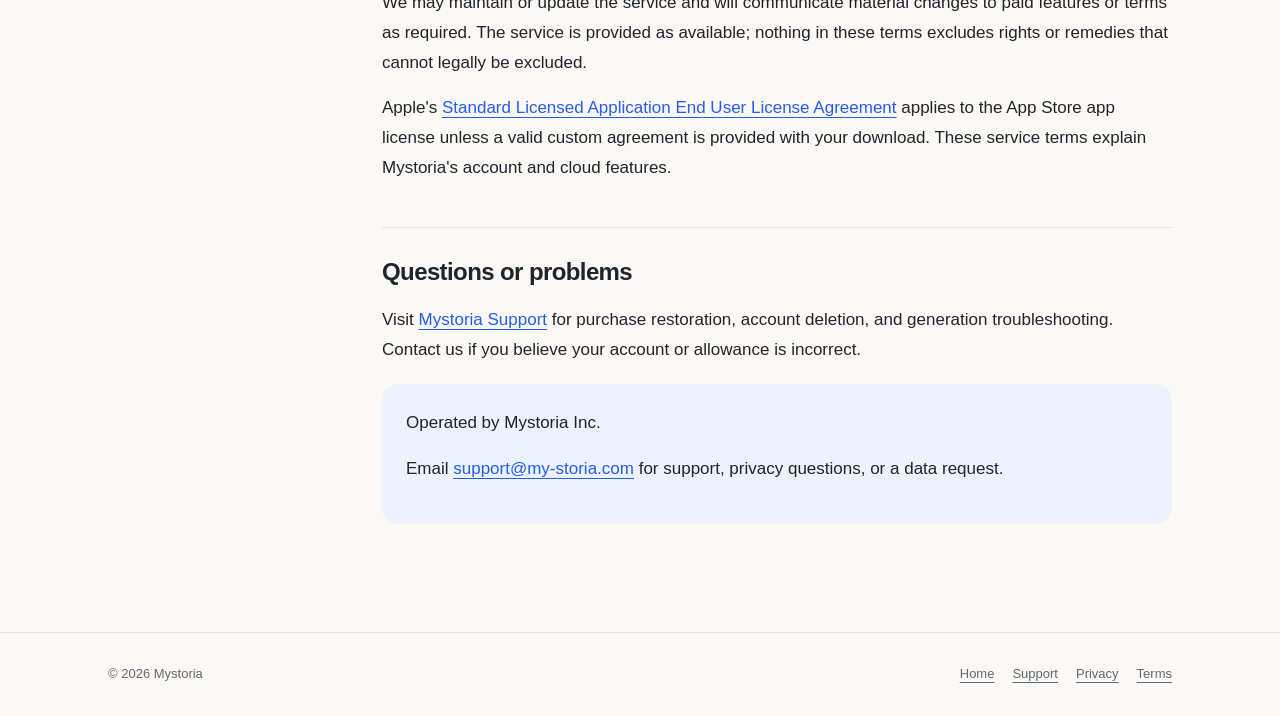
<file: terms.html>
<!doctype html>
<html lang="en"><head><meta charset="utf-8"><meta name="viewport" content="width=device-width, initial-scale=1"><title>Terms of Service — Mystoria</title><meta name="description" content="Clear terms for your stories, your subscription, and your generation allowance."><link rel="canonical" href="https://my-storia.com/terms.html"><link rel="icon" href="images/favicon.png"><link rel="stylesheet" href="css/policies.css"></head>
<body><a class="skip" href="#content">Skip to content</a><header class="site-nav"><nav class="nav-inner" aria-label="Main navigation"><a class="brand" href="/"><img src="images/app-icon.png" alt="" width="34" height="34">Mystoria</a><div class="nav-links"><a href="support.html">Support</a><a href="privacy.html">Privacy</a><a href="terms.html" aria-current="page">Terms</a></div></nav></header>
<main id="content"><header class="hero"><div class="eyebrow">Mystoria · Here to help</div><h1>Terms of Service</h1><p class="intro">Clear terms for your stories, your subscription, and your generation allowance.</p><p class="updated">Last updated September 18, 2026</p></header><div class="layout"><nav class="contents" aria-label="On this page"><strong>On this page</strong><a href="#service">Using Mystoria</a><a href="#plus">Mystoria Plus</a><a href="#allowances">How generation allowances work</a><a href="#saved">Saved stories and restoration</a><a href="#your-content">Your content and generated results</a><a href="#availability">Availability and changes</a><a href="#contact">Questions or problems</a></nav><article><div class="summary-card"><p><strong>Your saved stories stay yours to use when Plus ends.</strong> Plus pays for cloud AI generation with monthly allowances. Review AI-generated stories and pictures before sharing them with a child.</p></div><section id="service"><h2>Using Mystoria</h2><p>These terms describe use of Mystoria and its optional Plus subscription. An adult who can enter into an agreement should manage the account and purchases. Children can use stories and activities with adult support.</p><p>Mystoria is an educational and supportive tool. It does not diagnose conditions, provide clinical treatment, or guarantee any therapeutic or developmental outcome. Generated content needs review by someone who knows the reader and situation.</p><p>Operated by Mystoria Inc.</p><p>Email <a href="mailto:support@my-storia.com">support@my-storia.com</a> for support, privacy questions, or a data request.</p></section><section id="plus"><h2>Mystoria Plus</h2><p>Mystoria includes free reading, manual creation and editing, templates, personal photos and cutouts, and short activities. Plus provides cloud story and picture features with generation allowances.</p><p>Monthly and annual plans provide the same Plus features. The exact price, billing period, and included allowances are shown before purchase. Local currency, taxes, and availability may vary by storefront. Annual billing is one payment for a year; it is not a monthly charge.</p><p>Payment is processed by Apple. Subscriptions renew automatically unless canceled through Apple. You can manage or cancel a subscription in <a href="https://apps.apple.com/account/subscriptions">Apple subscription settings</a>. Canceling renewal normally keeps access until the current paid period ends, subject to refunds, revocation, or other changes reported by Apple.</p><p>For an Apple purchase refund, use <a href="https://reportaproblem.apple.com/">Apple's refund request service</a>. Apple determines refund eligibility. These terms do not limit applicable consumer rights.</p></section><section id="allowances"><h2>How generation allowances work</h2><p>Allowances count <strong>cloud requests, not completed or approved stories</strong>. Story drafting, illustration planning, and cloud text revisions share the text allowance. Picture generation, reference-based generation, and regeneration share the picture allowance. A story with several pictures uses several picture requests.</p><p>Allowances reset on the first day of each calendar month at 00:00 UTC, including for annual plans. Unused allowance does not roll over and cannot be exchanged for money. The app displays remaining allowance and its reset date. Additional short-term rate limits may apply.</p><p>A request canceled before it is sent to the generation provider releases its reserved allowance. If it has been sent and its outcome is unknown, the allowance can remain reserved while the result is checked. Repeating an unchanged interrupted request uses the existing request identifier where recovery is available; contact support if a request remains unresolved. Do not assume an automatic refund or unlimited regeneration.</p><p>A cover that reuses an existing story picture does not require another picture-generation request. Local editing and rereading a saved story do not use cloud-generation allowance.</p></section><section id="saved"><h2>Saved stories and restoration</h2><p>When Plus ends, your saved stories remain available for reading, editing, and export. Continued access to cloud generation requires an active subscription and remaining allowance.</p><p>Stories are saved on the device. Optional Cloud sync lets you retrieve uploaded stories on another device signed in to the same Mystoria account. Reading history and My world use a separate sync option on each device. Publishing a community template is an explicit action; private sync does not publish stories. Other people may keep copies they download even if you later withdraw a template. You can also use supported export/import features. Restore purchases verifies subscription access and is separate from story synchronization.</p><p>Use <strong>Restore purchases</strong> while signed in to the Mystoria account associated with your subscription. An active subscription is not intended to move between unrelated accounts. Contact support if you cannot access the original account.</p><p>Deleting your account or uninstalling Mystoria does not cancel your Apple subscription. Cancel it separately if you no longer want it to renew.</p></section><section id="your-content"><h2>Your content and generated results</h2><p>You retain the rights you hold in the content you supply. You give us permission to process that content as needed to provide the features you request, including processing by the providers described in our <a href="privacy.html">Privacy Policy</a>.</p><p>Only upload or share content you are permitted to use. AI-generated text and pictures may contain mistakes, omit details, or vary in appearance across pages. We do not guarantee that generated material is unique, accurate, or eligible for copyright protection. Review it before use or sharing.</p><p>Do not use Mystoria to create abusive, exploitative, unlawful, or harmful content, compromise another person's privacy, bypass purchase or usage controls, or disrupt the service.</p></section><section id="availability"><h2>Availability and changes</h2><p>Cloud features require an internet connection and may be affected by provider availability. On-device generation requires a supported device, sufficient storage and memory, and an initial model download. Generation may fail or require additional details.</p><p>We may maintain or update the service and will communicate material changes to paid features or terms as required. The service is provided as available; nothing in these terms excludes rights or remedies that cannot legally be excluded.</p><p>Apple's <a href="https://www.apple.com/legal/internet-services/itunes/dev/stdeula/">Standard Licensed Application End User License Agreement</a> applies to the App Store app license unless a valid custom agreement is provided with your download. These service terms explain Mystoria's account and cloud features.</p></section><section id="contact"><h2>Questions or problems</h2><p>Visit <a href="support.html">Mystoria Support</a> for purchase restoration, account deletion, and generation troubleshooting. Contact us if you believe your account or allowance is incorrect.</p><div class="contact-card"><p>Operated by Mystoria Inc.</p><p>Email <a href="mailto:support@my-storia.com">support@my-storia.com</a> for support, privacy questions, or a data request.</p></div></section></article></div></main>
<footer class="site-footer"><div class="footer-inner"><p>© 2026 Mystoria</p><div><a href="/">Home</a><a href="support.html">Support</a><a href="privacy.html">Privacy</a><a href="terms.html">Terms</a></div></div></footer></body></html>
</file>
<file: css/style.css>
/* ==========================================================================
   Mystoria — my-storia.com
   Apple-inspired premium design system
   ========================================================================== */

/* --- Reset & Base --- */
*, *::before, *::after {
    margin: 0;
    padding: 0;
    box-sizing: border-box;
}

:root {
    --color-primary: #6366f1;
    --color-secondary: #a855f7;
    --color-accent: #ec4899;
    --gradient: linear-gradient(135deg, #6366f1 0%, #a855f7 50%, #ec4899 100%);
    --gradient-subtle: linear-gradient(135deg, rgba(99,102,241,0.08) 0%, rgba(168,85,247,0.08) 50%, rgba(236,72,153,0.08) 100%);

    --text-primary: #1d1d1f;
    --text-secondary: #6e6e73;
    --text-tertiary: #86868b;
    --bg-primary: #ffffff;
    --bg-secondary: #f5f5f7;
    --bg-elevated: #fbfbfd;
    --border: rgba(0, 0, 0, 0.08);

    --nav-height: 52px;
    --container-max: 1080px;
    --container-wide: 1200px;
    --section-padding: 140px;
    --radius-sm: 12px;
    --radius-md: 20px;
    --radius-lg: 28px;
    --radius-full: 980px;

    --font: -apple-system, BlinkMacSystemFont, 'SF Pro Display', 'SF Pro Text', 'Helvetica Neue', 'Segoe UI', Roboto, sans-serif;
    --transition: 0.3s cubic-bezier(0.25, 0.1, 0.25, 1);
    --transition-slow: 0.6s cubic-bezier(0.25, 0.1, 0.25, 1);
}

html {
    scroll-behavior: smooth;
    -webkit-text-size-adjust: 100%;
}

body {
    font-family: var(--font);
    font-size: 17px;
    line-height: 1.47;
    color: var(--text-primary);
    background: var(--bg-primary);
    -webkit-font-smoothing: antialiased;
    -moz-osx-font-smoothing: grayscale;
    overflow-x: hidden;
    font-feature-settings: "ss01", "cv11";
    letter-spacing: -0.011em;
}

a {
    color: inherit;
    text-decoration: none;
}

img {
    max-width: 100%;
    display: block;
}

.container {
    max-width: var(--container-max);
    margin: 0 auto;
    padding: 0 24px;
}

/* --- Typography --- */
h1, h2, h3, h4 {
    font-weight: 700;
    letter-spacing: -0.02em;
    line-height: 1.1;
}

.section-title {
    font-size: clamp(40px, 5.5vw, 64px);
    font-weight: 700;
    letter-spacing: -0.035em;
    line-height: 1.05;
}

.section-subtitle {
    font-size: 19px;
    color: var(--text-secondary);
    max-width: 600px;
    margin: 16px auto 0;
    line-height: 1.5;
}

.section-header {
    text-align: center;
    margin-bottom: 80px;
}

.gradient-text {
    background: var(--gradient);
    -webkit-background-clip: text;
    -webkit-text-fill-color: transparent;
    background-clip: text;
}

/* --- Navigation --- */
.nav {
    position: fixed;
    top: 0;
    left: 0;
    right: 0;
    height: var(--nav-height);
    z-index: 1000;
    transition: var(--transition);
}

.nav.scrolled {
    background: rgba(255, 255, 255, 0.78);
    backdrop-filter: saturate(180%) blur(24px);
    -webkit-backdrop-filter: saturate(180%) blur(24px);
    border-bottom: 1px solid rgba(0,0,0,0.06);
    box-shadow: 0 1px 0 rgba(0,0,0,0.02);
}

.nav-container {
    max-width: var(--container-wide);
    margin: 0 auto;
    padding: 0 24px;
    display: flex;
    align-items: center;
    justify-content: space-between;
    height: 100%;
}

.nav-logo {
    display: flex;
    align-items: center;
    gap: 10px;
    font-size: 18px;
    font-weight: 700;
    letter-spacing: -0.02em;
    color: var(--text-primary);
    z-index: 1001;
}

.nav-logo-icon {
    width: 32px;
    height: 32px;
    background: var(--gradient);
    border-radius: 8px;
    display: flex;
    align-items: center;
    justify-content: center;
    color: white;
    font-weight: 800;
    font-size: 16px;
}

.nav-logo-img {
    width: 32px;
    height: 32px;
    border-radius: 8px;
}

.nav-links {
    display: flex;
    align-items: center;
    gap: 32px;
}

.nav-links a {
    font-size: 14px;
    font-weight: 500;
    color: var(--text-secondary);
    transition: var(--transition);
}

.nav-links a:hover {
    color: var(--text-primary);
}

.nav-cta {
    background: var(--text-primary);
    color: white !important;
    padding: 8px 20px;
    border-radius: var(--radius-full);
    font-size: 14px !important;
    transition: var(--transition);
}

.nav-cta:hover {
    opacity: 0.85;
}

.nav-toggle {
    display: none;
    flex-direction: column;
    gap: 5px;
    background: none;
    border: none;
    cursor: pointer;
    padding: 4px;
    z-index: 1001;
}

.nav-toggle span {
    width: 20px;
    height: 2px;
    background: var(--text-primary);
    border-radius: 2px;
    transition: var(--transition);
}

/* --- Buttons --- */
.btn {
    display: inline-flex;
    align-items: center;
    gap: 8px;
    padding: 15px 28px;
    border-radius: var(--radius-full);
    font-size: 16px;
    font-weight: 500;
    letter-spacing: -0.005em;
    transition: transform 0.3s cubic-bezier(0.2, 0.8, 0.2, 1),
                background 0.3s cubic-bezier(0.2, 0.8, 0.2, 1),
                box-shadow 0.3s cubic-bezier(0.2, 0.8, 0.2, 1);
    cursor: pointer;
    border: none;
    will-change: transform;
}

.btn-primary {
    background: var(--text-primary);
    color: white;
    box-shadow: 0 2px 8px rgba(0, 0, 0, 0.08);
}

.btn-primary:hover {
    transform: translateY(-1px);
    box-shadow: 0 8px 20px rgba(0, 0, 0, 0.18);
    background: #000;
}

.btn-secondary {
    background: transparent;
    color: var(--color-primary);
    border: 1.5px solid var(--color-primary);
}

.btn-secondary:hover {
    background: rgba(99, 102, 241, 0.06);
    transform: scale(1.02);
}

.btn-light {
    background: white;
    color: var(--text-primary);
}

.btn-light:hover {
    transform: scale(1.02);
    box-shadow: 0 4px 20px rgba(0, 0, 0, 0.15);
}

/* --- Hero --- */
.hero {
    min-height: 100vh;
    display: flex;
    flex-direction: column;
    align-items: center;
    justify-content: center;
    text-align: center;
    padding: calc(var(--nav-height) + 72px) 24px 80px;
    position: relative;
    overflow: hidden;
    background: var(--bg-primary);
}

.hero-content {
    max-width: 820px;
    position: relative;
    z-index: 1;
}

.hero-headline {
    display: flex;
    align-items: center;
    justify-content: center;
    gap: 28px;
    margin-bottom: 28px;
}

.hero-app-icon {
    width: clamp(72px, 9vw, 112px);
    height: clamp(72px, 9vw, 112px);
    border-radius: 24px;
    box-shadow:
        0 0 0 1px rgba(0, 0, 0, 0.06),
        0 12px 30px -10px rgba(0, 0, 0, 0.18),
        0 30px 60px -20px rgba(30, 15, 60, 0.22);
    flex-shrink: 0;
}

.hero-title {
    font-size: clamp(56px, 10vw, 104px);
    font-weight: 700;
    letter-spacing: -0.048em;
    line-height: 1.02;
    margin-bottom: 0;
    text-align: left;
}

.hero-subtitle {
    font-size: clamp(19px, 2.5vw, 24px);
    color: var(--text-secondary);
    max-width: 580px;
    margin: 0 auto 44px;
    line-height: 1.4;
    letter-spacing: -0.012em;
    font-weight: 400;
}

.hero-actions {
    display: flex;
    gap: 16px;
    justify-content: center;
    flex-wrap: wrap;
}

/* --- Sections --- */
.section {
    padding: var(--section-padding) 0;
}

.features {
    background: var(--bg-secondary);
}

.features-grid {
    display: grid;
    grid-template-columns: repeat(3, 1fr);
    gap: 20px;
}

.feature-card {
    background: var(--bg-primary);
    border-radius: var(--radius-md);
    overflow: hidden;
    transition: transform 0.45s cubic-bezier(0.2, 0.8, 0.2, 1),
                box-shadow 0.45s cubic-bezier(0.2, 0.8, 0.2, 1);
    border: 1px solid rgba(0,0,0,0.04);
}

.feature-card:hover {
    transform: translateY(-3px);
    box-shadow: 0 18px 40px -16px rgba(0, 0, 0, 0.12);
    border-color: rgba(0,0,0,0.06);
}

.feature-stage {
    background: var(--bg-secondary);
    padding: 30px 30px 26px;
}

.feature-shot {
    width: 100%;
    height: auto;
    display: block;
    border-radius: 14px;
    border: 1px solid rgba(0, 0, 0, 0.06);
    box-shadow: 0 14px 30px -16px rgba(0, 0, 0, 0.3);
}

.feature-text {
    padding: 22px 28px 30px;
}

.feature-card h3 {
    font-size: 20px;
    font-weight: 700;
    margin-bottom: 8px;
    letter-spacing: -0.01em;
}

.feature-card p {
    font-size: 15px;
    color: var(--text-secondary);
    line-height: 1.5;
}

/* --- How It Works --- */
.how-it-works {
    background: var(--bg-primary);
}

.steps {
    max-width: 640px;
    margin: 0 auto;
    display: flex;
    flex-direction: column;
    gap: 48px;
}

.step {
    display: flex;
    gap: 28px;
    align-items: flex-start;
}

.step-number {
    flex-shrink: 0;
    width: 52px;
    height: 52px;
    background: var(--gradient);
    border-radius: 50%;
    display: flex;
    align-items: center;
    justify-content: center;
    color: white;
    font-size: 22px;
    font-weight: 700;
}

.step-content h3 {
    font-size: 22px;
    font-weight: 700;
    margin-bottom: 8px;
}

.step-content p {
    font-size: 16px;
    color: var(--text-secondary);
    line-height: 1.6;
}

/* --- Research CTA --- */
.research-cta {
    background: var(--bg-secondary);
    padding: var(--section-padding) 0;
}

.research-card {
    background:
        radial-gradient(140% 100% at 80% 10%, rgba(255,255,255,0.14) 0%, transparent 55%),
        radial-gradient(120% 80% at 10% 90%, rgba(255,255,255,0.08) 0%, transparent 55%),
        linear-gradient(135deg, #4F46E5 0%, #7C3AED 55%, #DB2777 100%);
    border-radius: var(--radius-lg);
    padding: 96px 64px;
    text-align: center;
    position: relative;
    overflow: hidden;
    box-shadow:
        0 40px 80px -32px rgba(99, 102, 241, 0.35),
        0 20px 40px -20px rgba(168, 85, 247, 0.25);
}

.research-card-content {
    position: relative;
    z-index: 1;
}

.research-badge {
    display: inline-block;
    padding: 6px 16px;
    background: rgba(255, 255, 255, 0.2);
    border-radius: var(--radius-full);
    color: white;
    font-size: 13px;
    font-weight: 600;
    letter-spacing: 0.02em;
    margin-bottom: 24px;
}

.research-card h2 {
    font-size: clamp(28px, 4vw, 40px);
    color: white;
    margin-bottom: 16px;
    letter-spacing: -0.02em;
}

.research-card p {
    font-size: 18px;
    color: rgba(255, 255, 255, 0.85);
    max-width: 560px;
    margin: 0 auto 32px;
    line-height: 1.6;
}

/* --- Get Notified --- */
.download {
    background: var(--bg-primary);
    padding: var(--section-padding) 0;
}

/* --- Footer --- */
.footer {
    background: var(--text-primary);
    color: rgba(255, 255, 255, 0.7);
    padding: 80px 0 40px;
}

.footer-grid {
    display: grid;
    grid-template-columns: 2fr 1fr 1fr 1fr;
    gap: 48px;
    margin-bottom: 60px;
}

.footer-brand {
    max-width: 300px;
}

.footer-brand .nav-logo {
    color: white;
    margin-bottom: 16px;
}

.footer-brand p {
    font-size: 14px;
    line-height: 1.6;
}

.footer-partner {
    margin-top: 20px;
}

.idealab-logo {
    height: 64px;
    width: auto;
    opacity: 0.7;
    transition: var(--transition);
}

.idealab-logo:hover {
    opacity: 1;
}

.footer-links {
    display: flex;
    flex-direction: column;
    gap: 12px;
}

.footer-links h4 {
    color: white;
    font-size: 14px;
    font-weight: 600;
    margin-bottom: 4px;
    letter-spacing: 0;
}

.footer-links a {
    font-size: 14px;
    transition: var(--transition);
}

.footer-links a:hover {
    color: white;
}

.footer-bottom {
    padding-top: 32px;
    border-top: 1px solid rgba(255, 255, 255, 0.1);
    text-align: center;
}

.footer-bottom p {
    font-size: 13px;
    color: rgba(255, 255, 255, 0.4);
}

/* --- Animations --- */
.animate-on-scroll {
    opacity: 0;
    transform: translateY(24px);
    transition: opacity 0.6s cubic-bezier(0.25, 0.1, 0.25, 1),
                transform 0.6s cubic-bezier(0.25, 0.1, 0.25, 1);
}

.animate-on-scroll.visible {
    opacity: 1;
    transform: translateY(0);
}

/* Stagger animation for feature cards */
.features-grid .feature-card:nth-child(2) { transition-delay: 0.1s; }
.features-grid .feature-card:nth-child(3) { transition-delay: 0.2s; }
.features-grid .feature-card:nth-child(4) { transition-delay: 0.3s; }
.features-grid .feature-card:nth-child(5) { transition-delay: 0.4s; }
.features-grid .feature-card:nth-child(6) { transition-delay: 0.5s; }

/* --- Responsive --- */
@media (max-width: 1024px) {
    :root {
        --section-padding: 80px;
    }

    .features-grid {
        grid-template-columns: repeat(2, 1fr);
    }

    .footer-grid {
        grid-template-columns: 1fr 1fr;
        gap: 40px;
    }
}

@media (max-width: 768px) {
    :root {
        --section-padding: 64px;
    }

    body {
        font-size: 16px;
    }

    .nav-toggle {
        display: flex;
    }

    .nav-links {
        position: fixed;
        inset: 0;
        background: rgba(255, 255, 255, 0.98);
        backdrop-filter: blur(20px);
        -webkit-backdrop-filter: blur(20px);
        flex-direction: column;
        justify-content: center;
        gap: 24px;
        opacity: 0;
        pointer-events: none;
        transition: var(--transition);
    }

    .nav-links.active {
        opacity: 1;
        pointer-events: all;
    }

    .nav-links a {
        font-size: 28px;
        font-weight: 600;
        color: var(--text-primary);
    }

    .nav-cta {
        font-size: 20px !important;
        padding: 12px 32px;
    }

    .nav-toggle.active span:nth-child(1) {
        transform: rotate(45deg) translate(5px, 5px);
    }

    .nav-toggle.active span:nth-child(2) {
        opacity: 0;
    }

    .nav-toggle.active span:nth-child(3) {
        transform: rotate(-45deg) translate(5px, -5px);
    }

    .hero {
        min-height: auto;
        padding: calc(var(--nav-height) + 40px) 24px 60px;
    }

    .hero-headline {
        gap: 16px;
        margin-bottom: 20px;
    }

    .hero-app-icon {
        width: 68px;
        height: 68px;
        border-radius: 18px;
    }

    .hero-title {
        font-size: clamp(42px, 11vw, 64px);
        letter-spacing: -0.04em;
    }

    .hero-actions {
        flex-direction: column;
        align-items: center;
    }

    .btn {
        width: 100%;
        max-width: 320px;
        justify-content: center;
    }

    .features-grid {
        grid-template-columns: 1fr;
        gap: 16px;
    }

    .feature-stage {
        padding: 22px 22px 20px;
    }

    .feature-text {
        padding: 20px 22px 26px;
    }

    .section-header {
        margin-bottom: 48px;
    }

    .section-subtitle {
        font-size: 17px;
    }

    .step {
        gap: 20px;
    }

    .step-number {
        width: 44px;
        height: 44px;
        font-size: 18px;
    }

    .research-card {
        padding: 48px 28px;
    }

    .research-card h2 {
        font-size: 28px;
    }

    .research-card p {
        font-size: 16px;
    }

    .footer-grid {
        grid-template-columns: 1fr;
        gap: 32px;
    }

    .footer-brand {
        max-width: none;
    }
}

@media (max-width: 380px) {
    .hero-title {
        font-size: 36px;
    }

    .btn {
        padding: 14px 24px;
        font-size: 16px;
    }
}

/* --- Page-level styles (Privacy, Terms, Research) --- */
.page-hero {
    padding: calc(var(--nav-height) + 120px) 24px 96px;
    text-align: center;
    background: var(--bg-primary);
    border-bottom: 1px solid rgba(0,0,0,0.06);
}

.page-hero h1 {
    font-size: clamp(44px, 6.5vw, 72px);
    margin-bottom: 18px;
    letter-spacing: -0.045em;
    line-height: 1.02;
    font-weight: 700;
}

.page-hero p {
    color: var(--text-tertiary);
    font-size: 15px;
    letter-spacing: 0.02em;
    text-transform: uppercase;
    font-weight: 500;
    max-width: 560px;
    margin: 0 auto;
}

.page-content {
    padding: 80px 24px 140px;
}

.page-content .container {
    max-width: 720px;
}

.page-content h2 {
    font-size: clamp(26px, 2.6vw, 32px);
    margin: 64px 0 20px;
    letter-spacing: -0.028em;
    line-height: 1.2;
    font-weight: 700;
    color: var(--text-primary);
}

.page-content h2:first-child {
    margin-top: 0;
}

.page-content h3 {
    font-size: 20px;
    margin: 36px 0 12px;
    letter-spacing: -0.02em;
    font-weight: 600;
    color: var(--text-primary);
}

.page-content p {
    color: var(--text-secondary);
    margin-bottom: 18px;
    line-height: 1.7;
    font-size: 17px;
    letter-spacing: -0.008em;
}

.page-content ul, .page-content ol {
    color: var(--text-secondary);
    margin-bottom: 18px;
    padding-left: 28px;
    line-height: 1.7;
    font-size: 17px;
    letter-spacing: -0.008em;
}

.page-content li {
    margin-bottom: 10px;
}

.page-content a {
    color: var(--color-primary);
    text-decoration: underline;
    text-decoration-thickness: 1px;
    text-underline-offset: 3px;
    transition: color 0.2s ease;
}

.page-content a:hover {
    color: var(--color-secondary);
    text-decoration-thickness: 2px;
}

.page-content strong {
    color: var(--text-primary);
    font-weight: 600;
}

/* --- Research Page --- */
.research-hero {
    padding: calc(var(--nav-height) + 120px) 24px 120px;
    text-align: center;
    background: var(--bg-primary);
    position: relative;
    overflow: hidden;
}

.research-chip {
    display: inline-flex;
    align-items: center;
    gap: 10px;
    padding: 7px 18px 7px 14px;
    border-radius: 999px;
    background: rgba(99, 102, 241, 0.08);
    border: 1px solid rgba(99, 102, 241, 0.18);
    color: var(--color-primary);
    font-size: 13px;
    font-weight: 500;
    letter-spacing: 0.005em;
    margin-bottom: 32px;
}

.research-chip-dot {
    width: 6px;
    height: 6px;
    border-radius: 50%;
    background: var(--color-primary);
    box-shadow: 0 0 0 3px rgba(99, 102, 241, 0.18);
}

.research-hero h1 {
    font-size: clamp(48px, 8vw, 88px);
    margin: 0 auto 24px;
    letter-spacing: -0.045em;
    line-height: 1.02;
    font-weight: 700;
    max-width: 880px;
}

.research-hero p {
    color: var(--text-secondary);
    font-size: clamp(18px, 2vw, 22px);
    max-width: 640px;
    margin: 0 auto;
    letter-spacing: -0.01em;
    line-height: 1.5;
}

.research-section {
    padding: 104px 24px;
    border-bottom: none;
    background: var(--bg-primary);
}

.research-section--muted {
    background: var(--bg-secondary);
}

.research-section:last-of-type {
    border-bottom: none;
}

.research-section .container {
    max-width: 820px;
}

.research-section h2 {
    font-size: clamp(36px, 4.8vw, 56px);
    margin-bottom: 28px;
    letter-spacing: -0.038em;
    line-height: 1.05;
    font-weight: 700;
}

.research-section strong {
    color: var(--text-primary);
    font-weight: 600;
}

.research-section p,
.research-section li {
    color: var(--text-secondary);
    line-height: 1.65;
    font-size: 17px;
    letter-spacing: -0.008em;
}

.research-section p + p {
    margin-top: 18px;
}

.research-section ul {
    padding-left: 0;
    margin-top: 24px;
    list-style: none;
}

.research-section li {
    position: relative;
    padding: 18px 22px 18px 44px;
    margin-bottom: 10px;
    background: var(--bg-secondary);
    border-radius: var(--radius-sm);
    border: 1px solid rgba(0,0,0,0.04);
}

.research-section--muted li {
    background: var(--bg-primary);
}

.research-section li::before {
    content: "";
    position: absolute;
    left: 22px;
    top: 28px;
    width: 8px;
    height: 8px;
    border-radius: 50%;
    background: var(--color-primary);
}

/* --- Research CTA (dark capstone, blends into footer) --- */
.research-cta-section {
    padding: 128px 24px 96px;
    text-align: center;
    background: var(--text-primary);
    color: #fff;
    position: relative;
    overflow: hidden;
}

.research-cta-section::before {
    content: '';
    position: absolute;
    top: -40%;
    left: 50%;
    transform: translateX(-50%);
    width: 900px;
    height: 900px;
    background: radial-gradient(circle, rgba(99, 102, 241, 0.20) 0%, rgba(168, 85, 247, 0.07) 40%, transparent 70%);
    pointer-events: none;
}

.research-cta-section .container {
    position: relative;
    max-width: 640px;
}

.research-cta-section h2 {
    font-size: clamp(40px, 5.5vw, 60px);
    margin-bottom: 20px;
    letter-spacing: -0.04em;
    line-height: 1.05;
    color: #fff;
    font-weight: 700;
}

.research-cta-section p {
    color: rgba(255, 255, 255, 0.72);
    font-size: 19px;
    margin-bottom: 36px;
    line-height: 1.5;
    letter-spacing: -0.01em;
}

.research-cta-section p[style] {
    color: rgba(255, 255, 255, 0.5) !important;
}

.research-cta-section .btn-primary {
    background: #fff;
    color: var(--text-primary);
    box-shadow: 0 10px 30px rgba(0, 0, 0, 0.3);
}

.research-cta-section .btn-primary:hover {
    background: #fff;
    color: var(--text-primary);
    transform: translateY(-2px);
    box-shadow: 0 16px 40px rgba(99, 102, 241, 0.35);
}

/* Eligibility cards */
.eligibility-grid {
    display: grid;
    grid-template-columns: 1fr 1fr;
    gap: 16px;
    margin-top: 32px;
    counter-reset: elig;
}

.eligibility-item {
    background: var(--bg-primary);
    border-radius: var(--radius-md);
    padding: 32px 28px 28px;
    text-align: left;
    position: relative;
    counter-increment: elig;
    border: 1px solid rgba(0,0,0,0.04);
    transition: transform 0.45s cubic-bezier(0.2, 0.8, 0.2, 1),
                box-shadow 0.45s cubic-bezier(0.2, 0.8, 0.2, 1);
}

.eligibility-item:hover {
    transform: translateY(-3px);
    box-shadow: 0 18px 40px -16px rgba(0, 0, 0, 0.12);
}

.eligibility-item::before {
    content: counter(elig, decimal-leading-zero);
    position: absolute;
    top: 22px;
    right: 28px;
    font-family: var(--font);
    font-size: 13px;
    font-weight: 600;
    color: var(--text-tertiary);
    letter-spacing: 0.06em;
}

.eligibility-item h4 {
    font-size: 19px;
    font-weight: 600;
    margin-bottom: 8px;
    letter-spacing: -0.018em;
    color: var(--text-primary);
}

.eligibility-item p {
    font-size: 15px;
    line-height: 1.55;
    margin: 0;
}

@media (max-width: 768px) {
    .eligibility-grid {
        grid-template-columns: 1fr;
    }
}

/* --- Methodology Section --- */
.methodology {
    background: var(--bg-primary);
}

.methodology-content {
    display: grid;
    grid-template-columns: 1fr 1fr;
    gap: 60px;
    align-items: center;
}

.methodology-text h3 {
    font-size: 22px;
    font-weight: 700;
    margin-bottom: 12px;
}

.methodology-text p {
    color: var(--text-secondary);
    line-height: 1.7;
    margin-bottom: 16px;
}

.methodology-principles {
    list-style: none;
    padding: 0;
    display: flex;
    flex-direction: column;
    gap: 16px;
}

.methodology-principles li {
    display: flex;
    gap: 16px;
    align-items: flex-start;
}

.principle-icon {
    flex-shrink: 0;
    width: 40px;
    height: 40px;
    background: var(--gradient-subtle);
    border-radius: 10px;
    display: flex;
    align-items: center;
    justify-content: center;
}

.principle-text h4 {
    font-size: 16px;
    font-weight: 600;
    margin-bottom: 2px;
    letter-spacing: 0;
}

.principle-text p {
    font-size: 14px;
    color: var(--text-secondary);
    margin: 0;
    line-height: 1.5;
}

@media (max-width: 768px) {
    .methodology-content {
        grid-template-columns: 1fr;
        gap: 40px;
    }
}

/* --- Stats Section --- */
.stats {
    background: var(--bg-secondary);
}

.stats-grid {
    display: grid;
    grid-template-columns: repeat(4, 1fr);
    gap: 24px;
    margin-bottom: 60px;
}

.stat-card {
    text-align: center;
    padding: 32px 16px;
    background: var(--bg-primary);
    border-radius: var(--radius-md);
}

.stat-number {
    font-size: 48px;
    font-weight: 800;
    letter-spacing: -0.03em;
    background: var(--gradient);
    -webkit-background-clip: text;
    -webkit-text-fill-color: transparent;
    background-clip: text;
    line-height: 1.1;
}

.stat-label {
    font-size: 14px;
    color: var(--text-secondary);
    margin-top: 8px;
    line-height: 1.4;
}

.stats-figures {
    display: grid;
    grid-template-columns: 1fr 1fr;
    gap: 24px;
}

.stats-figure {
    background: var(--bg-primary);
    border-radius: var(--radius-md);
    padding: 32px;
    text-align: center;
}

.stats-figure img {
    width: 100%;
    max-width: 480px;
    margin: 0 auto 16px;
    border-radius: var(--radius-sm);
}

.stats-figure figcaption {
    font-size: 14px;
    color: var(--text-tertiary);
    line-height: 1.5;
}

@media (max-width: 768px) {
    .stats-grid {
        grid-template-columns: repeat(2, 1fr);
        gap: 16px;
    }

    .stat-number {
        font-size: 36px;
    }

    .stats-figures {
        grid-template-columns: 1fr;
    }

    .stats-figure {
        padding: 20px;
    }
}

/* --- FAQ Section --- */
.faq {
    background: var(--bg-primary);
}

.faq-list {
    max-width: 720px;
    margin: 0 auto;
    display: flex;
    flex-direction: column;
    gap: 0;
}

.faq-item {
    border-bottom: 1px solid var(--border);
}

.faq-question {
    width: 100%;
    background: none;
    border: none;
    padding: 24px 0;
    display: flex;
    justify-content: space-between;
    align-items: center;
    cursor: pointer;
    font-family: var(--font);
    font-size: 18px;
    font-weight: 600;
    color: var(--text-primary);
    text-align: left;
    letter-spacing: -0.01em;
    transition: var(--transition);
}

.faq-question:hover {
    color: var(--color-primary);
}

.faq-icon {
    flex-shrink: 0;
    width: 24px;
    height: 24px;
    position: relative;
    margin-left: 16px;
}

.faq-icon::before,
.faq-icon::after {
    content: '';
    position: absolute;
    background: var(--text-tertiary);
    border-radius: 2px;
    transition: var(--transition);
}

.faq-icon::before {
    width: 14px;
    height: 2px;
    top: 50%;
    left: 50%;
    transform: translate(-50%, -50%);
}

.faq-icon::after {
    width: 2px;
    height: 14px;
    top: 50%;
    left: 50%;
    transform: translate(-50%, -50%);
}

.faq-item.open .faq-icon::after {
    transform: translate(-50%, -50%) rotate(90deg);
    opacity: 0;
}

.faq-answer {
    max-height: 0;
    overflow: hidden;
    transition: max-height 0.4s cubic-bezier(0.25, 0.1, 0.25, 1),
                padding 0.4s cubic-bezier(0.25, 0.1, 0.25, 1);
}

.faq-item.open .faq-answer {
    max-height: 300px;
}

.faq-answer p {
    padding-bottom: 24px;
    color: var(--text-secondary);
    line-height: 1.7;
    font-size: 16px;
}

/* --- IRB Badge (Research page) --- */
.irb-info {
    background: var(--bg-secondary);
    border-radius: var(--radius-md);
    padding: 36px 40px;
    margin-top: 32px;
    border: 1px solid rgba(0,0,0,0.04);
}

.irb-info-grid {
    display: grid;
    grid-template-columns: 1fr 1fr;
    gap: 16px 32px;
}

.irb-field {
    display: flex;
    flex-direction: column;
    gap: 2px;
}

.irb-field-label {
    font-size: 12px;
    font-weight: 600;
    text-transform: uppercase;
    letter-spacing: 0.06em;
    color: var(--text-tertiary);
}

.irb-field-value {
    font-size: 15px;
    color: var(--text-primary);
    font-weight: 500;
}

@media (max-width: 768px) {
    .irb-info-grid {
        grid-template-columns: 1fr;
    }

    .irb-info {
        padding: 20px 24px;
    }
}

/* --- Research Findings --- */
.findings-grid {
    display: grid;
    grid-template-columns: 1fr 1fr;
    gap: 24px;
    margin-top: 24px;
}

.finding-card {
    background: var(--bg-secondary);
    border-radius: var(--radius-md);
    padding: 28px;
}

.finding-card img {
    width: 100%;
    border-radius: var(--radius-sm);
    margin-bottom: 16px;
}

.finding-card h4 {
    font-size: 16px;
    font-weight: 600;
    margin-bottom: 8px;
    letter-spacing: 0;
}

.finding-card p {
    font-size: 14px;
    margin: 0;
}

@media (max-width: 768px) {
    .findings-grid {
        grid-template-columns: 1fr;
    }
}

/* --- Research Team --- */
.team-grid {
    display: grid;
    grid-template-columns: repeat(4, 1fr);
    gap: 16px;
    margin-top: 32px;
}

.team-member {
    background: var(--bg-primary);
    border-radius: var(--radius-md);
    padding: 32px 20px 28px;
    text-align: center;
    border: 1px solid rgba(0,0,0,0.04);
    position: relative;
    overflow: hidden;
    transition: transform 0.45s cubic-bezier(0.2, 0.8, 0.2, 1),
                box-shadow 0.45s cubic-bezier(0.2, 0.8, 0.2, 1);
}

.team-member::before {
    content: "";
    position: absolute;
    top: 0;
    left: 0;
    right: 0;
    height: 3px;
    background: var(--gradient);
    opacity: 0.7;
}

.team-member:hover {
    transform: translateY(-3px);
    box-shadow: 0 18px 40px -16px rgba(0, 0, 0, 0.12);
}

.team-role {
    font-size: 11px;
    font-weight: 600;
    text-transform: uppercase;
    letter-spacing: 0.1em;
    color: var(--color-primary);
    margin-bottom: 12px;
    color: var(--color-primary);
    margin-bottom: 8px;
}

.team-name {
    font-size: 19px;
    font-weight: 600;
    color: var(--text-primary);
    margin-bottom: 6px;
    letter-spacing: -0.018em;
}

.team-affiliation {
    font-size: 13px;
    color: var(--text-tertiary);
}

@media (max-width: 768px) {
    .team-grid {
        grid-template-columns: 1fr 1fr;
    }
}

@media (max-width: 480px) {
    .team-grid {
        grid-template-columns: 1fr;
    }
}

/* ============================================================
   Theme Toggle + Dark Mode
   ============================================================ */

/* Smooth swap on the body surface. Cards/buttons keep their own
   hover transitions; theme switch is instant on them — intentional,
   matches Apple's own site behavior and avoids breaking hovers. */
body {
    transition: background-color 0.3s ease, color 0.3s ease;
}

/* --- Toggle button --- */
.theme-toggle {
    display: inline-flex;
    align-items: center;
    justify-content: center;
    position: relative;
    width: 34px;
    height: 34px;
    border-radius: 50%;
    background: transparent;
    border: none;
    cursor: pointer;
    padding: 0;
    color: var(--text-secondary);
    transition: color 0.3s ease, background 0.3s ease;
}

.theme-toggle:hover {
    color: var(--text-primary);
    background: var(--bg-secondary);
}

.theme-icon {
    position: absolute;
    width: 18px;
    height: 18px;
    transition: opacity 0.3s ease, transform 0.4s cubic-bezier(0.2, 0.8, 0.2, 1);
}

/* Light mode: show moon (click → go dark) */
.theme-icon--moon { opacity: 1; transform: rotate(0deg) scale(1); }
.theme-icon--sun  { opacity: 0; transform: rotate(-45deg) scale(0.6); }

/* Dark mode: show sun */
[data-theme="dark"] .theme-icon--moon { opacity: 0; transform: rotate(45deg) scale(0.6); }
[data-theme="dark"] .theme-icon--sun  { opacity: 1; transform: rotate(0deg) scale(1); }

/* --- Dark palette --- */
[data-theme="dark"] {
    --text-primary:   #f5f5f7;
    --text-secondary: #a1a1a6;
    --text-tertiary:  #8e8e93;
    --bg-primary:     #000000;
    --bg-secondary:   #0a0a0a;
    --bg-elevated:    #1c1c1e;
    --border:         rgba(255, 255, 255, 0.1);

    /* Accent colors: slightly brighter in dark for contrast */
    --color-primary:   #818cf8;
    --color-secondary: #c084fc;
    --color-accent:    #f472b6;
    --gradient: linear-gradient(135deg, #818cf8 0%, #c084fc 50%, #f472b6 100%);
    --gradient-subtle: linear-gradient(135deg, rgba(129,140,248,0.12) 0%, rgba(192,132,252,0.12) 50%, rgba(244,114,182,0.12) 100%);
}

/* Nav glass flips */
[data-theme="dark"] .nav.scrolled {
    background: rgba(0, 0, 0, 0.72);
    border-bottom: 1px solid rgba(255, 255, 255, 0.08);
    box-shadow: 0 1px 0 rgba(255, 255, 255, 0.02);
}

/* Mobile nav drawer */
[data-theme="dark"] .nav-links {
    background: rgba(0, 0, 0, 0.98);
}

.nav-toggle span {
    background: var(--text-primary);
}

/* Buttons: invert the dark-pill/light-pill relationship */
[data-theme="dark"] .btn-primary {
    background: #f5f5f7;
    color: #000;
    box-shadow: 0 2px 8px rgba(0, 0, 0, 0.35);
}

[data-theme="dark"] .btn-primary:hover {
    background: #ffffff;
    color: #000;
    box-shadow: 0 10px 28px rgba(255, 255, 255, 0.12);
}

[data-theme="dark"] .nav-cta {
    background: #f5f5f7;
    color: #000 !important;
}

[data-theme="dark"] .nav-cta:hover {
    background: #ffffff;
    opacity: 1;
}

[data-theme="dark"] .btn-secondary {
    color: var(--color-primary);
    border-color: var(--color-primary);
}

[data-theme="dark"] .btn-secondary:hover {
    background: rgba(129, 140, 248, 0.1);
}

/* Cards lose their pale-on-white shadow, gain a thin border instead */
[data-theme="dark"] .feature-card,
[data-theme="dark"] .eligibility-item,
[data-theme="dark"] .team-member {
    background: var(--bg-elevated);
    border-color: rgba(255, 255, 255, 0.06);
    box-shadow: none;
}

[data-theme="dark"] .feature-shot {
    border-color: rgba(255, 255, 255, 0.08);
    box-shadow: 0 14px 30px -16px rgba(0, 0, 0, 0.65);
}

[data-theme="dark"] .feature-card:hover,
[data-theme="dark"] .eligibility-item:hover,
[data-theme="dark"] .team-member:hover {
    border-color: rgba(255, 255, 255, 0.14);
    box-shadow: 0 18px 40px -16px rgba(0, 0, 0, 0.7);
}

/* List cards (research) */
[data-theme="dark"] .research-section li {
    background: var(--bg-elevated);
    border-color: rgba(255, 255, 255, 0.06);
}

[data-theme="dark"] .research-section--muted li {
    background: #000;
    border-color: rgba(255, 255, 255, 0.08);
}

/* Research chip */
[data-theme="dark"] .research-chip {
    background: rgba(129, 140, 248, 0.14);
    border-color: rgba(129, 140, 248, 0.32);
}

/* IRB panel */
[data-theme="dark"] .irb-info {
    background: var(--bg-elevated);
    border-color: rgba(255, 255, 255, 0.06);
}

/* Dark bands that stay dark in both modes */
[data-theme="dark"] .footer {
    background: #000;
    border-top: 1px solid rgba(255, 255, 255, 0.06);
}

[data-theme="dark"] .research-cta-section {
    background: #0a0a0a;
}

[data-theme="dark"] .research-cta-section::before {
    background: radial-gradient(circle, rgba(129, 140, 248, 0.28) 0%, rgba(192, 132, 252, 0.1) 40%, transparent 70%);
}

[data-theme="dark"] .research-cta-section .btn-primary {
    background: #ffffff;
    color: #000;
}

[data-theme="dark"] .research-cta-section .btn-primary:hover {
    background: #ffffff;
    color: #000;
    box-shadow: 0 16px 40px rgba(129, 140, 248, 0.4);
}

/* Legal page hero divider */
[data-theme="dark"] .page-hero {
    border-bottom-color: rgba(255, 255, 255, 0.08);
}

/* Hero app icon — swap the outer ring to white-low-alpha */
[data-theme="dark"] .hero-app-icon {
    box-shadow:
        0 0 0 1px rgba(255, 255, 255, 0.08),
        0 12px 30px -10px rgba(0, 0, 0, 0.6),
        0 30px 60px -20px rgba(0, 0, 0, 0.4);
}

/* Mobile menu overlay */
@media (max-width: 768px) {
    .theme-toggle {
        width: 40px;
        height: 40px;
    }
    .theme-icon { width: 20px; height: 20px; }
}

/* ============================================================
   Launch-notification signup
   ============================================================ */
.notify-card {
    max-width: 560px;
    margin: 0 auto;
    padding: 40px 40px 34px;
    background: var(--bg-secondary);
    border: 1px solid rgba(0, 0, 0, 0.05);
    border-radius: var(--radius-lg);
    text-align: center;
}

.notify-title {
    font-size: 24px;
    font-weight: 700;
    letter-spacing: -0.022em;
    margin-bottom: 10px;
}

.notify-text {
    font-size: 15px;
    color: var(--text-secondary);
    line-height: 1.55;
    max-width: 440px;
    margin: 0 auto 24px;
}

.notify-form {
    max-width: 440px;
    margin: 0 auto;
}

.notify-row {
    display: flex;
    gap: 10px;
}

.notify-input {
    flex: 1;
    min-width: 0;
    font-family: var(--font);
    font-size: 16px;
    color: var(--text-primary);
    background: var(--bg-primary);
    border: 1.5px solid var(--border);
    border-radius: var(--radius-full);
    padding: 14px 20px;
    letter-spacing: -0.005em;
    transition: border-color var(--transition), box-shadow var(--transition);
}

.notify-input::placeholder {
    color: var(--text-tertiary);
}

.notify-input:focus {
    outline: none;
    border-color: var(--color-primary);
    box-shadow: 0 0 0 4px rgba(99, 102, 241, 0.12);
}

.notify-input:disabled {
    opacity: 0.5;
}

.notify-input--full {
    display: block;
    width: 100%;
    margin-bottom: 10px;
}

.notify-submit {
    flex-shrink: 0;
    white-space: nowrap;
}

.notify-submit:disabled {
    opacity: 0.55;
    cursor: default;
    transform: none;
}

.notify-check {
    display: flex;
    align-items: flex-start;
    gap: 10px;
    margin-top: 16px;
    text-align: left;
    cursor: pointer;
}

.notify-check input {
    flex-shrink: 0;
    width: 17px;
    height: 17px;
    margin: 1px 0 0;
    accent-color: var(--color-primary);
    cursor: pointer;
}

.notify-check-text {
    font-size: 13.5px;
    color: var(--text-secondary);
    line-height: 1.5;
}

.notify-check-note {
    display: block;
    margin-top: 2px;
    font-size: 12.5px;
    color: var(--text-tertiary);
}

/* Honeypot — pulled off-screen so bots fill it but people never see it */
.notify-hp {
    position: absolute;
    left: -9999px;
    width: 1px;
    height: 1px;
    opacity: 0;
}

.notify-consent {
    font-size: 12.5px;
    color: var(--text-tertiary);
    line-height: 1.5;
    margin-top: 14px;
}

.notify-consent a {
    color: var(--text-secondary);
    text-decoration: underline;
    text-underline-offset: 2px;
}

.notify-status {
    font-size: 14px;
    font-weight: 500;
    line-height: 1.45;
    margin-top: 12px;
    min-height: 20px;
}

.notify-status.is-success { color: #1a7f37; }
.notify-status.is-error { color: #d1242f; }

@media (max-width: 768px) {
    .notify-card {
        padding: 32px 24px 28px;
    }

    .notify-row {
        flex-direction: column;
    }

    .notify-submit {
        width: 100%;
        max-width: none;
    }
}

/* Dark mode */
[data-theme="dark"] .notify-card {
    background: var(--bg-elevated);
    border-color: rgba(255, 255, 255, 0.06);
}

[data-theme="dark"] .notify-input {
    background: #000;
    border-color: var(--border);
}

[data-theme="dark"] .notify-input:focus {
    border-color: var(--color-primary);
    box-shadow: 0 0 0 4px rgba(129, 140, 248, 0.18);
}

[data-theme="dark"] .notify-status.is-success { color: #3fb950; }
[data-theme="dark"] .notify-status.is-error { color: #f85149; }
</file>
<file: admin/admin.css>
:root{color-scheme:light;--ink:#1f293b;--muted:#657187;--blue:#255de8;--line:#e3e8f0;--canvas:#f5f7fb;--surface:#fff;--tint:#eaf0ff;font-family:-apple-system,BlinkMacSystemFont,"Segoe UI",sans-serif;font-size:16px}*{box-sizing:border-box}body{margin:0;color:var(--ink);background:var(--canvas);line-height:1.5;-webkit-font-smoothing:antialiased}[hidden]{display:none!important}button,input,select{font:inherit}button,a,input,select{touch-action:manipulation}button{cursor:pointer}button:disabled{cursor:wait;opacity:.6}a{color:var(--blue);text-decoration:none}button:focus-visible,a:focus-visible,input:focus-visible,select:focus-visible{outline:3px solid #88aaff;outline-offset:3px}button{border:0}h1,h2,h3,p{margin-top:0}h1{font-size:2.35rem;line-height:1.15;letter-spacing:-.055em;font-weight:650;margin-bottom:12px}h2{font-size:1.2rem;letter-spacing:-.02em;margin-bottom:5px}h3{font-size:1rem;margin-top:28px}p{margin-bottom:16px}.muted,.hint,.footnote{color:var(--muted)}.eyebrow{font-size:.75rem;font-weight:700;letter-spacing:.13em;text-transform:uppercase;color:var(--blue);margin-bottom:10px}.sidebar{position:fixed;inset:0 auto 0 0;width:232px;background:var(--surface);border-right:1px solid var(--line);padding:32px 24px;display:flex;flex-direction:column;z-index:2}.brand{display:flex;align-items:center;gap:12px;font-size:1.3rem;line-height:1.2;font-weight:650;color:var(--ink)}.brand img{border-radius:11px}.brand small{display:block;font-size:.78rem;font-weight:400;color:var(--muted);margin-top:5px}.sidebar nav{margin-top:48px;display:grid;gap:8px}.sidebar nav button{text-align:left;display:flex;align-items:center;gap:11px;background:transparent;padding:12px;border-radius:11px;color:var(--muted);font-size:.9rem;font-weight:550;line-height:1.4}.sidebar nav button span{font-size:1.25rem}.sidebar nav button[aria-current=page]{background:var(--tint);color:var(--blue)}.sidebar-bottom{margin-top:auto;display:grid;justify-items:start;gap:14px;font-size:.8rem;color:var(--muted)}.sidebar-bottom a{color:var(--muted)}.private-label{font-weight:600}.text-button{padding:0;background:none;color:var(--blue);font-size:.85rem}main{margin-left:232px;padding:44px clamp(24px,4vw,64px);max-width:1770px}.login-layout{min-height:calc(100vh - 100px);display:grid;grid-template-columns:minmax(280px,460px) 1fr;gap:9%;align-items:center;max-width:1020px;margin:auto}.login-card{padding:32px 0}.login-card h1{font-size:clamp(2.5rem,4vw,3.5rem)}.lede{font-size:1.08rem;max-width:370px;color:var(--muted);margin:24px 0 32px}form label{display:block;font-weight:550;font-size:.875rem}input,select{border:1px solid #ced6e2;border-radius:9px;background:white;color:var(--ink);padding:11px 13px;max-width:100%}#sign-in-form input{width:100%;margin:7px 0 20px}#sign-in-form button{width:100%;margin-top:4px}.primary,.secondary{min-height:43px;border-radius:10px;font-size:.9rem;font-weight:600;padding:11px 17px}.primary{background:var(--blue);color:white}.primary:hover{background:#184acc}.secondary{background:white;border:1px solid var(--line);color:var(--ink)}.secondary:hover{background:#eef3ff}.hint{font-size:.85rem;line-height:1.6;margin-top:20px}.login-aside{position:relative;min-height:440px;display:grid;place-items:center}.book{width:240px;height:324px;border-radius:6px 22px 22px 6px;box-shadow:0 24px 30px -24px #24345a88;position:absolute}.book-back{background:#bdd1fc;transform:rotate(12deg) translate(20px,-5px)}.book-front{background:#255de8;transform:rotate(-7deg);color:white;display:flex;flex-direction:column;align-items:flex-start;padding:34px;border-left:11px solid #1951d8}.book-front>span:first-child{font:700 6.8rem/1 Georgia,serif;letter-spacing:-.09em;margin-top:25px}.book-rule{width:65%;height:2px;background:#9fb9fb;margin:26px 0}.book-front small{font-size:.87rem}.workspace-header{display:flex;justify-content:space-between;gap:20px;align-items:center;margin-bottom:30px}.workspace-header p.muted{font-size:.875rem;margin:0}.filter-bar{display:flex;gap:20px;align-items:end;margin-bottom:24px;flex-wrap:wrap}.filter-bar label{display:grid;gap:7px}.filter-bar select{min-width:184px;font-size:.9rem}.filter-note{margin-left:auto;padding-bottom:12px;color:var(--muted);font-size:.8rem}.status:not(:empty){background:#fff6df;color:#75571b;border:1px solid #f2dfae;border-radius:10px;padding:14px 17px;font-size:.9rem}#login-status:not(:empty),#detail-status:not(:empty){font-size:.9rem;color:#985016}.metrics{display:grid;grid-template-columns:repeat(4,minmax(0,1fr));gap:18px;margin-bottom:24px}.metric{padding:23px 24px;background:var(--surface);border:1px solid var(--line);border-radius:16px;min-width:0}.metric-label{font-size:.85rem;color:var(--muted);margin-bottom:14px}.metric-value{font-size:2.25rem;font-weight:650;letter-spacing:-.06em;font-variant-numeric:tabular-nums;line-height:1.2}.metric-note{font-size:.78rem;margin:10px 0 0;color:var(--muted)}.metric:first-child{background:var(--blue);border-color:var(--blue);color:#fff}.metric:first-child .metric-label,.metric:first-child .metric-note{color:#e3ebff}.panel{background:var(--surface);border:1px solid var(--line);border-radius:16px;padding:26px;margin-bottom:24px;min-width:0}.panel-heading{display:flex;justify-content:space-between;gap:18px;margin-bottom:24px}.panel-heading p{font-size:.85rem;color:var(--muted);margin:0;max-width:580px}.report-grid{display:grid;grid-template-columns:1.35fr 1fr;gap:24px}.report-grid .panel{margin-bottom:24px}.footnote{font-size:.79rem;line-height:1.65;margin:20px 0 0}.funnel-item{margin-bottom:20px}.funnel-label{display:flex;justify-content:space-between;gap:15px;font-size:.9rem;margin-bottom:9px}.funnel-number{white-space:nowrap;font-variant-numeric:tabular-nums}.funnel-number span{color:var(--muted);margin-left:8px;font-size:.8rem}.bar-track{height:8px;border-radius:8px;background:#eef2f8;overflow:hidden}.bar-fill{height:100%;border-radius:8px;background:#5b84ef;min-width:0}.funnel-item:first-child .bar-fill{background:var(--blue)}.retention{display:grid;grid-template-columns:1fr 1fr;gap:18px}.retention-item+.retention-item{border-left:1px solid var(--line);padding-left:20px}.retention-item h3{font-size:.9rem;margin:0 0 14px}.retention-value{font-size:2rem;font-weight:650;letter-spacing:-.04em;line-height:1.3}.retention-item p{font-size:.8rem;color:var(--muted);margin:10px 0 0}.small-summary{margin-top:26px;padding-top:22px;border-top:1px solid var(--line);font-size:.875rem}.small-summary strong{font-size:1.1rem}.small-summary p{margin-bottom:6px;color:var(--muted)}.cost-summary{display:flex;gap:30px;flex-wrap:wrap;margin:4px 0 24px}.cost-summary strong{display:block;font-size:1.65rem;letter-spacing:-.04em;line-height:1.3;font-variant-numeric:tabular-nums}.cost-summary span{font-size:.8rem;color:var(--muted);display:block;margin-top:6px}.table-scroll{overflow:auto}table{width:100%;border-collapse:collapse;text-align:left;font-size:.86rem;font-variant-numeric:tabular-nums}th{font-size:.77rem;font-weight:600;color:var(--muted);padding:0 14px 13px 0;border-bottom:1px solid var(--line);white-space:nowrap}td{padding:16px 14px 16px 0;border-bottom:1px solid #edf0f5;vertical-align:top}th:last-child,td:last-child{padding-right:0}tbody tr:last-child td{border-bottom:0}td small{display:block;color:var(--muted);font-size:.77rem;margin-top:5px}td button{white-space:nowrap}.coverage{display:grid;grid-template-columns:repeat(2,minmax(0,1fr));gap:20px 30px}.coverage-item{font-size:.86rem}.coverage-item strong{display:block;margin-bottom:7px}.coverage-item p{color:var(--muted);margin:0;font-size:.82rem}.accounts-heading{align-items:center}.accounts-heading label{font-size:.8rem;color:var(--muted);display:grid;gap:6px;max-width:240px}.accounts-heading input{font-size:.875rem}#account-count{font-size:.85rem}.empty{text-align:center;padding:30px;color:var(--muted);line-height:1.7}.empty strong{color:var(--ink);display:block}dialog{width:min(1080px,calc(100% - 32px));border:1px solid var(--line);border-radius:20px;padding:30px;color:var(--ink);background:white;max-height:90vh;box-shadow:0 40px 100px #14234d26}dialog::backdrop{background:#18263c66;backdrop-filter:blur(3px)}.dialog-heading{display:flex;justify-content:space-between;gap:20px;align-items:start;margin-bottom:26px}.dialog-heading h2{font-size:1.5rem;overflow-wrap:anywhere}.sr-only{position:absolute;width:1px;height:1px;padding:0;margin:-1px;overflow:hidden;clip:rect(0,0,0,0);white-space:nowrap;border:0}.skip{position:fixed;top:-90px;left:20px;padding:10px;background:white;z-index:5}.skip:focus{top:8px}@media(max-width:1200px){.sidebar{width:204px;padding:28px 20px}main{margin-left:204px;padding:36px 28px}.metrics{grid-template-columns:repeat(2,minmax(0,1fr))}.report-grid{grid-template-columns:1fr}.login-layout{gap:25px}.book{width:195px;height:280px}.book-front{padding:24px}.book-front>span:first-child{font-size:5.5rem}}@media(max-width:820px){.sidebar{position:static;width:auto;padding:18px 20px;flex-direction:row;align-items:center;flex-wrap:wrap;gap:18px;border-right:0;border-bottom:1px solid var(--line)}.brand{font-size:1.15rem}.brand small{font-size:.72rem}.sidebar nav{margin:0;display:flex;order:3;width:100%;gap:12px}.sidebar nav button{padding:9px 11px;font-size:.85rem}.sidebar-bottom{margin:0 0 0 auto;display:flex;gap:16px;align-items:center}.sidebar-bottom .private-label,.sidebar-bottom a{display:none}main{margin:0;padding:28px 20px}.login-layout{display:block;max-width:440px;min-height:0}.login-card{padding:28px 0}.login-aside{display:none}.workspace-header{align-items:start;gap:12px}h1{font-size:2rem}.workspace-header .secondary{font-size:.8rem;padding:10px 12px}.filter-bar{gap:14px}.filter-bar label{flex:1}.filter-bar select{min-width:0;width:100%}.filter-note{width:100%;padding:0;font-size:.75rem}.metrics{gap:12px}.metric{padding:19px}.metric-value{font-size:1.9rem}.metric-label{font-size:.8rem}.panel{padding:21px}.coverage{grid-template-columns:1fr}.accounts-heading{align-items:start;flex-direction:column}.accounts-heading label{max-width:none;width:100%}dialog{padding:21px}.cost-summary{gap:23px}.table-scroll{margin-right:-7px}}@media(prefers-reduced-motion:no-preference){button{transition:background .15s,color .15s}.bar-fill{transition:width .2s ease}}
</file>
<file: css/policies.css>
:root{--ink:#20252c;--muted:#606974;--paper:#faf9f6;--surface:#fff;--line:#e5e5df;--blue:#275ce7;--tint:#edf2ff;color-scheme:light dark}*{box-sizing:border-box}html{scroll-behavior:smooth;scroll-padding-top:100px}body{margin:0;background:var(--paper);color:var(--ink);font:17px/1.75 -apple-system,BlinkMacSystemFont,"Segoe UI",sans-serif;-webkit-font-smoothing:antialiased}a{color:var(--blue);text-underline-offset:4px}a:hover{text-decoration-thickness:2px}a:focus-visible,summary:focus-visible{outline:3px solid var(--blue);outline-offset:5px;border-radius:4px}.skip{position:absolute;top:-80px;left:20px;padding:10px;background:var(--surface);z-index:5}.skip:focus{top:8px}.site-nav{border-bottom:1px solid var(--line);background:var(--surface)}.nav-inner{max-width:1120px;margin:auto;padding:18px 28px;display:flex;align-items:center;justify-content:space-between;gap:20px}.brand{display:flex;align-items:center;gap:10px;font-weight:700;font-size:21px;color:var(--ink);text-decoration:none}.brand img{height:34px;width:34px;border-radius:9px}.nav-links{display:flex;gap:24px;font-size:14px}.nav-links a{color:var(--muted);text-decoration:none}.nav-links a[aria-current=page]{color:var(--blue);font-weight:600}.hero{max-width:1120px;margin:auto;padding:66px 28px 42px}.eyebrow{color:var(--blue);font-size:12px;font-weight:700;letter-spacing:.14em;text-transform:uppercase}.hero h1{font-size:clamp(38px,6vw,64px);line-height:1.08;letter-spacing:-.045em;font-weight:650;margin:14px 0 22px}.hero .intro{font-size:21px;line-height:1.6;max-width:660px;color:var(--muted);margin:0}.updated{font-size:13px;color:var(--muted);margin:20px 0 0}.layout{max-width:1120px;margin:0 auto;padding:0 28px 80px;display:grid;grid-template-columns:210px minmax(0,1fr);gap:64px}.contents{align-self:start;position:sticky;top:28px;font-size:14px;padding-top:8px}.contents strong{display:block;font-size:11px;text-transform:uppercase;letter-spacing:.1em;margin-bottom:16px;color:var(--muted)}.contents a{display:block;text-decoration:none;color:var(--muted);padding:6px 0}.contents a:hover{color:var(--blue)}article{min-width:0}article section{padding:28px 0;border-top:1px solid var(--line)}article h2{font-size:24px;line-height:1.3;letter-spacing:-.025em;margin:0 0 18px;font-weight:650}article h3{font-size:18px;margin:22px 0 8px}p{margin:0 0 16px}ul,ol{padding-left:22px}li{padding-left:4px;margin:8px 0}.summary-card{background:var(--surface);border:1px solid var(--line);border-radius:20px;padding:28px;margin-bottom:28px}.summary-card p:last-child{margin-bottom:0}.summary-card strong{font-weight:650}.draft{background:#fff4da;color:#694b11;border:1px solid #e8d5a8;padding:14px 18px;border-radius:12px;margin-bottom:24px;font-size:14px}.contact-card{background:var(--tint);border-radius:16px;padding:24px;margin-top:20px}.contact-card a{overflow-wrap:anywhere}.label{color:var(--muted);font-size:13px}.providers{display:grid;grid-template-columns:1fr;gap:12px;margin:20px 0}.provider{border:1px solid var(--line);border-radius:14px;padding:18px;background:var(--surface)}.provider strong{display:block}.provider p{font-size:15px;margin:4px 0 0}.button{display:inline-block;background:var(--blue);color:white;border-radius:10px;padding:10px 18px;text-decoration:none;font-size:15px;font-weight:600;margin:6px 10px 6px 0}details{border-bottom:1px solid var(--line);padding:18px 0}summary{font-weight:600;cursor:pointer;padding-right:12px}details p{margin:14px 0 0}.site-footer{border-top:1px solid var(--line);padding:30px 28px;color:var(--muted);font-size:13px}.footer-inner{max-width:1064px;margin:auto;display:flex;justify-content:space-between;gap:20px;flex-wrap:wrap}.footer-inner a{color:var(--muted);margin-left:18px}.footer-inner p{margin:0}.mono{font-family:ui-monospace,monospace;font-size:14px;overflow-wrap:anywhere}@media(prefers-color-scheme:dark){:root{--ink:#f0f1f3;--muted:#acb2bb;--paper:#16191e;--surface:#20242b;--line:#363c45;--blue:#92b1ff;--tint:#252f46}.button{background:#426ee7;color:#fff}.draft{background:#30291c;color:#efcf8c;border-color:#675331}}@media(max-width:760px){.nav-inner{padding:16px 20px;flex-wrap:wrap}.nav-links{gap:18px;flex-wrap:wrap}.hero{padding:42px 20px 28px}.hero .intro{font-size:18px}.layout{display:block;padding:0 20px 48px}.contents{position:static;display:flex;gap:4px 18px;flex-wrap:wrap;border-top:1px solid var(--line);padding:18px 0 24px}.contents strong{width:100%;margin:0}.contents a{font-size:13px;padding:3px 0}.summary-card{padding:22px}article h2{font-size:22px}.footer-inner a{margin:0 16px 0 0}}@media(prefers-reduced-motion:reduce){html{scroll-behavior:auto}}
</file>
